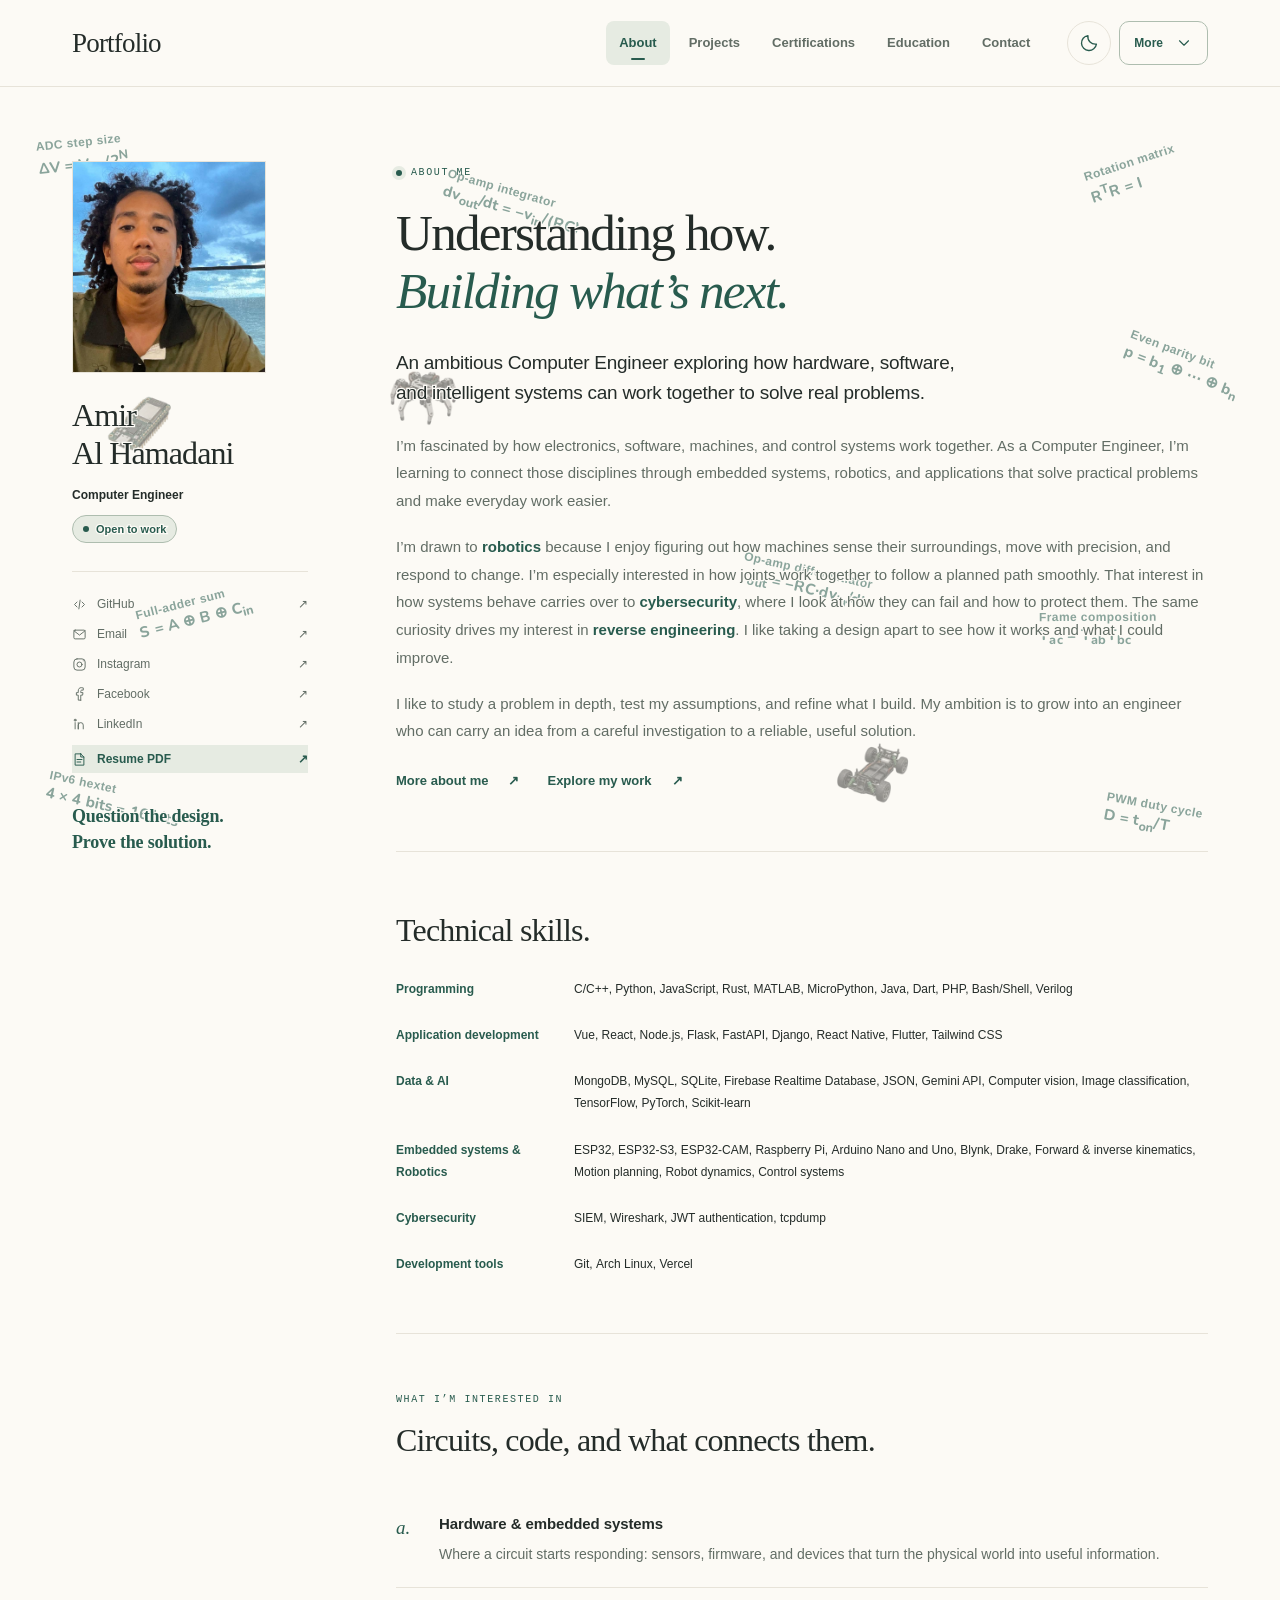
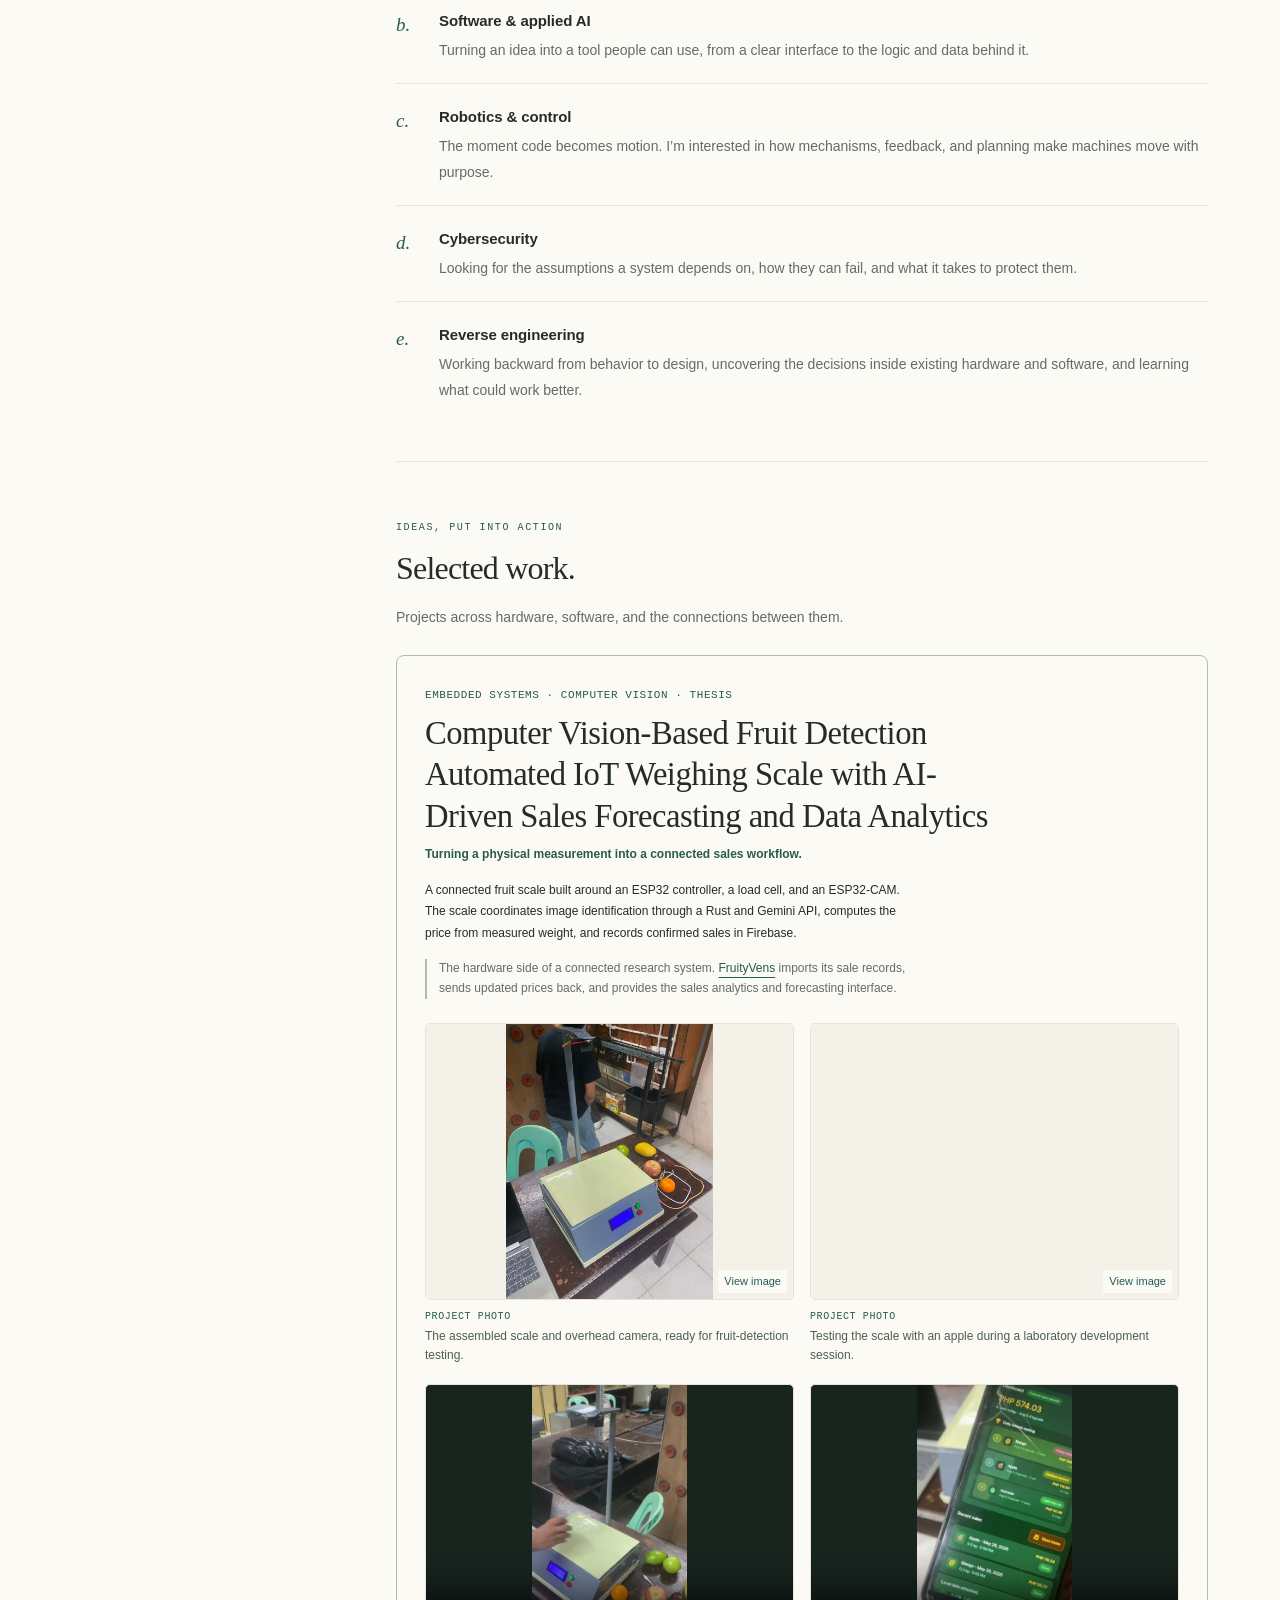
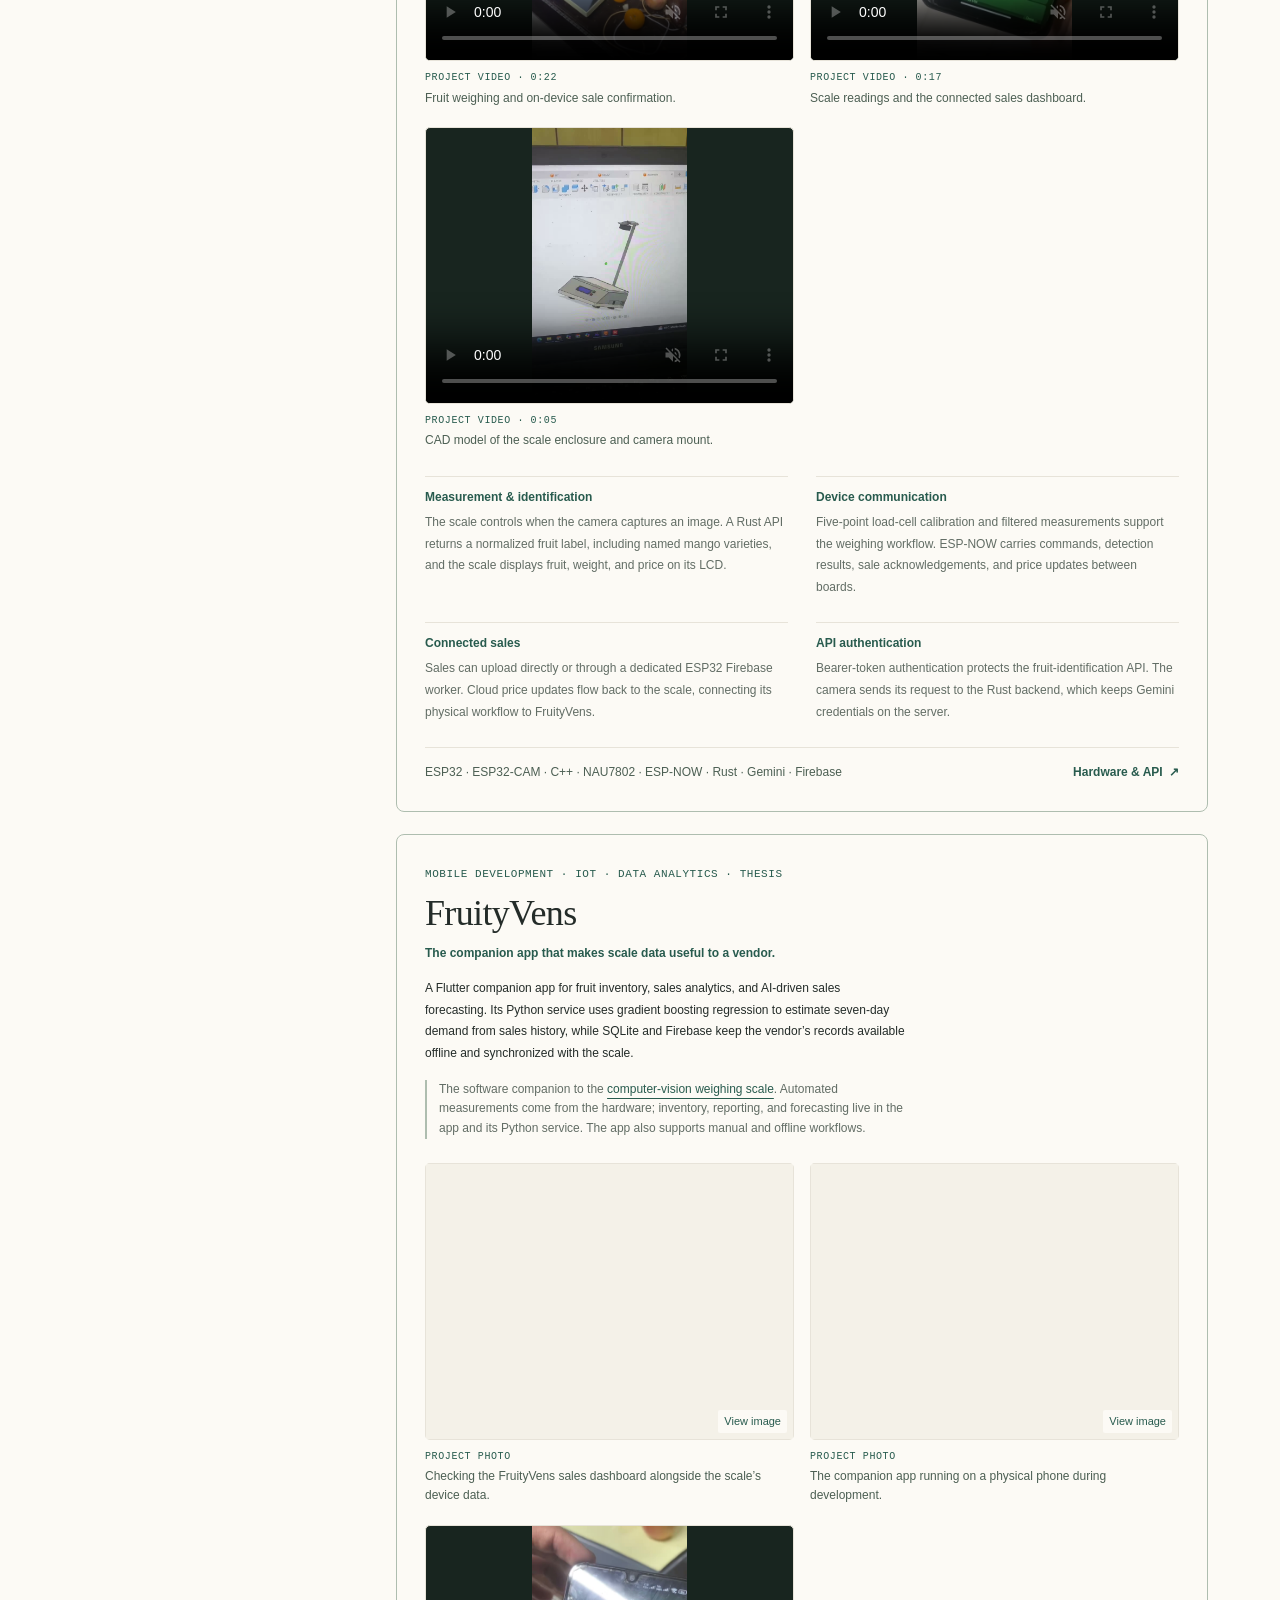
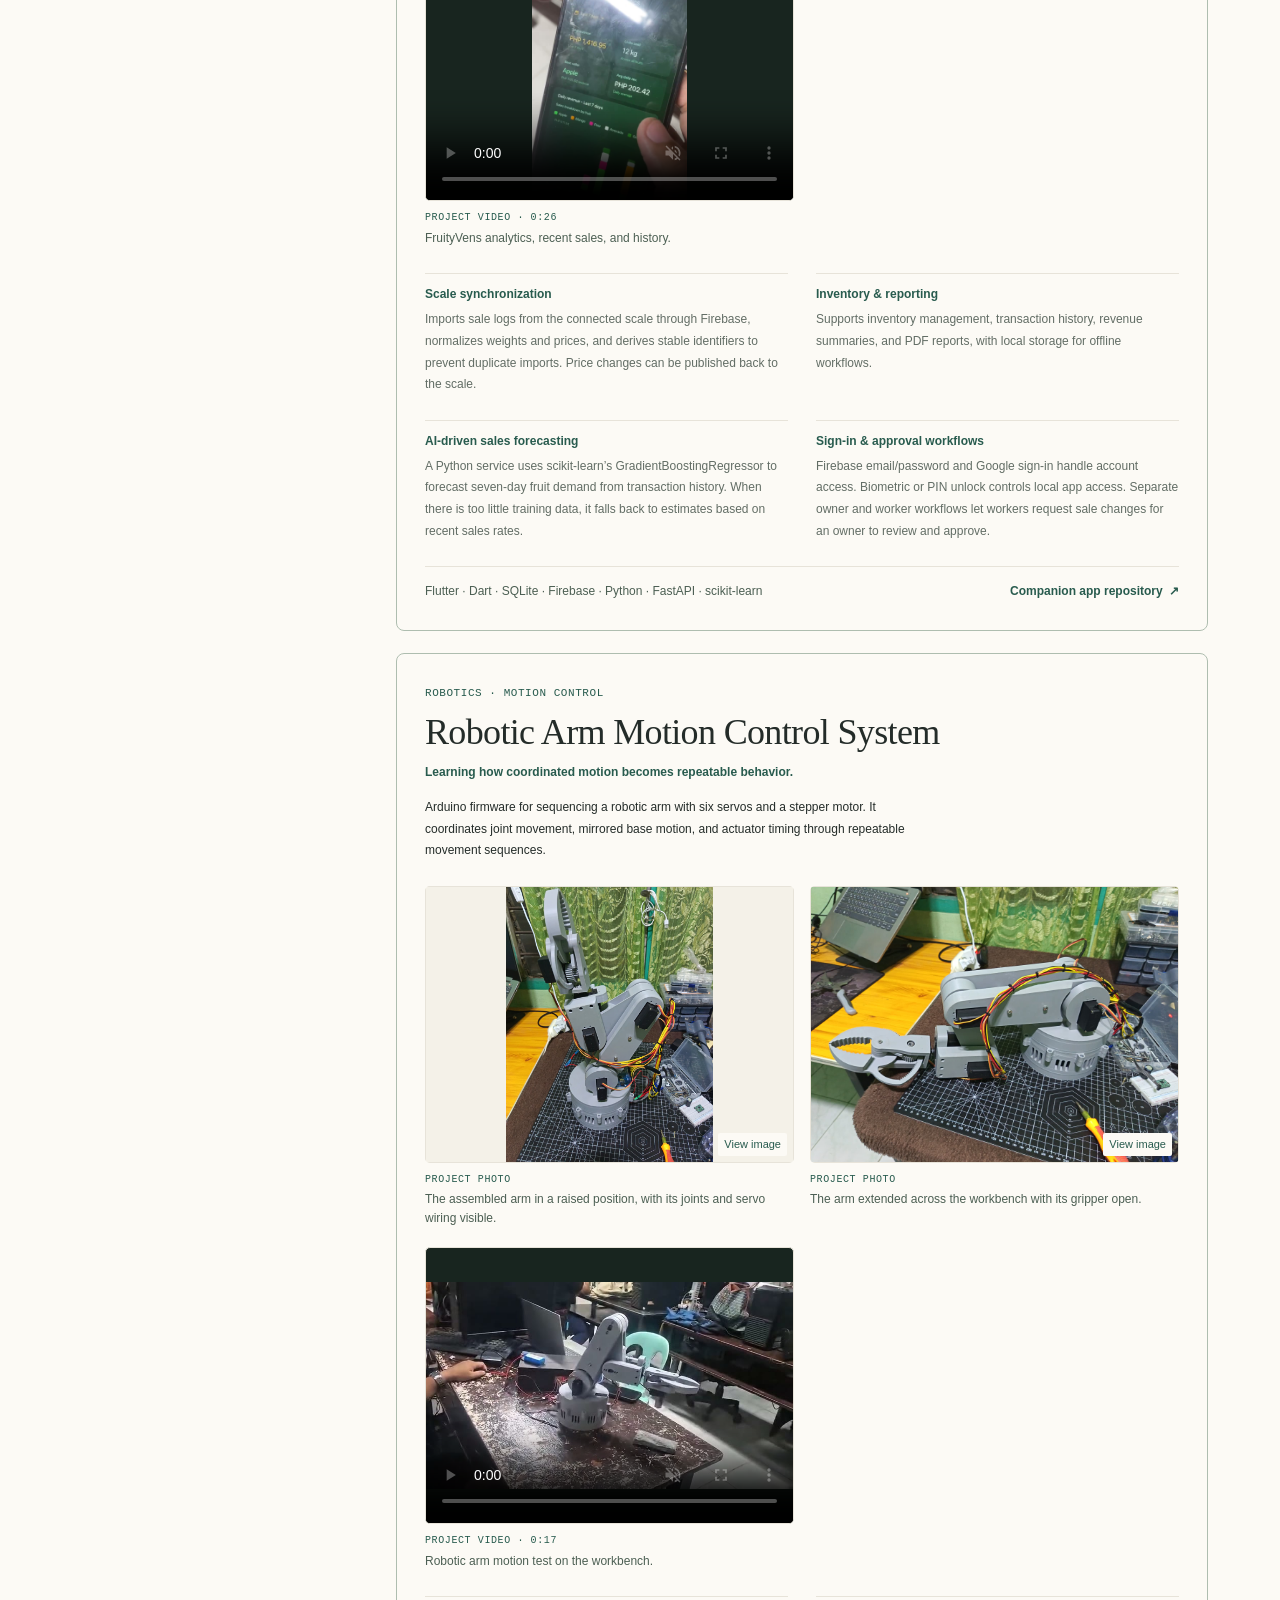
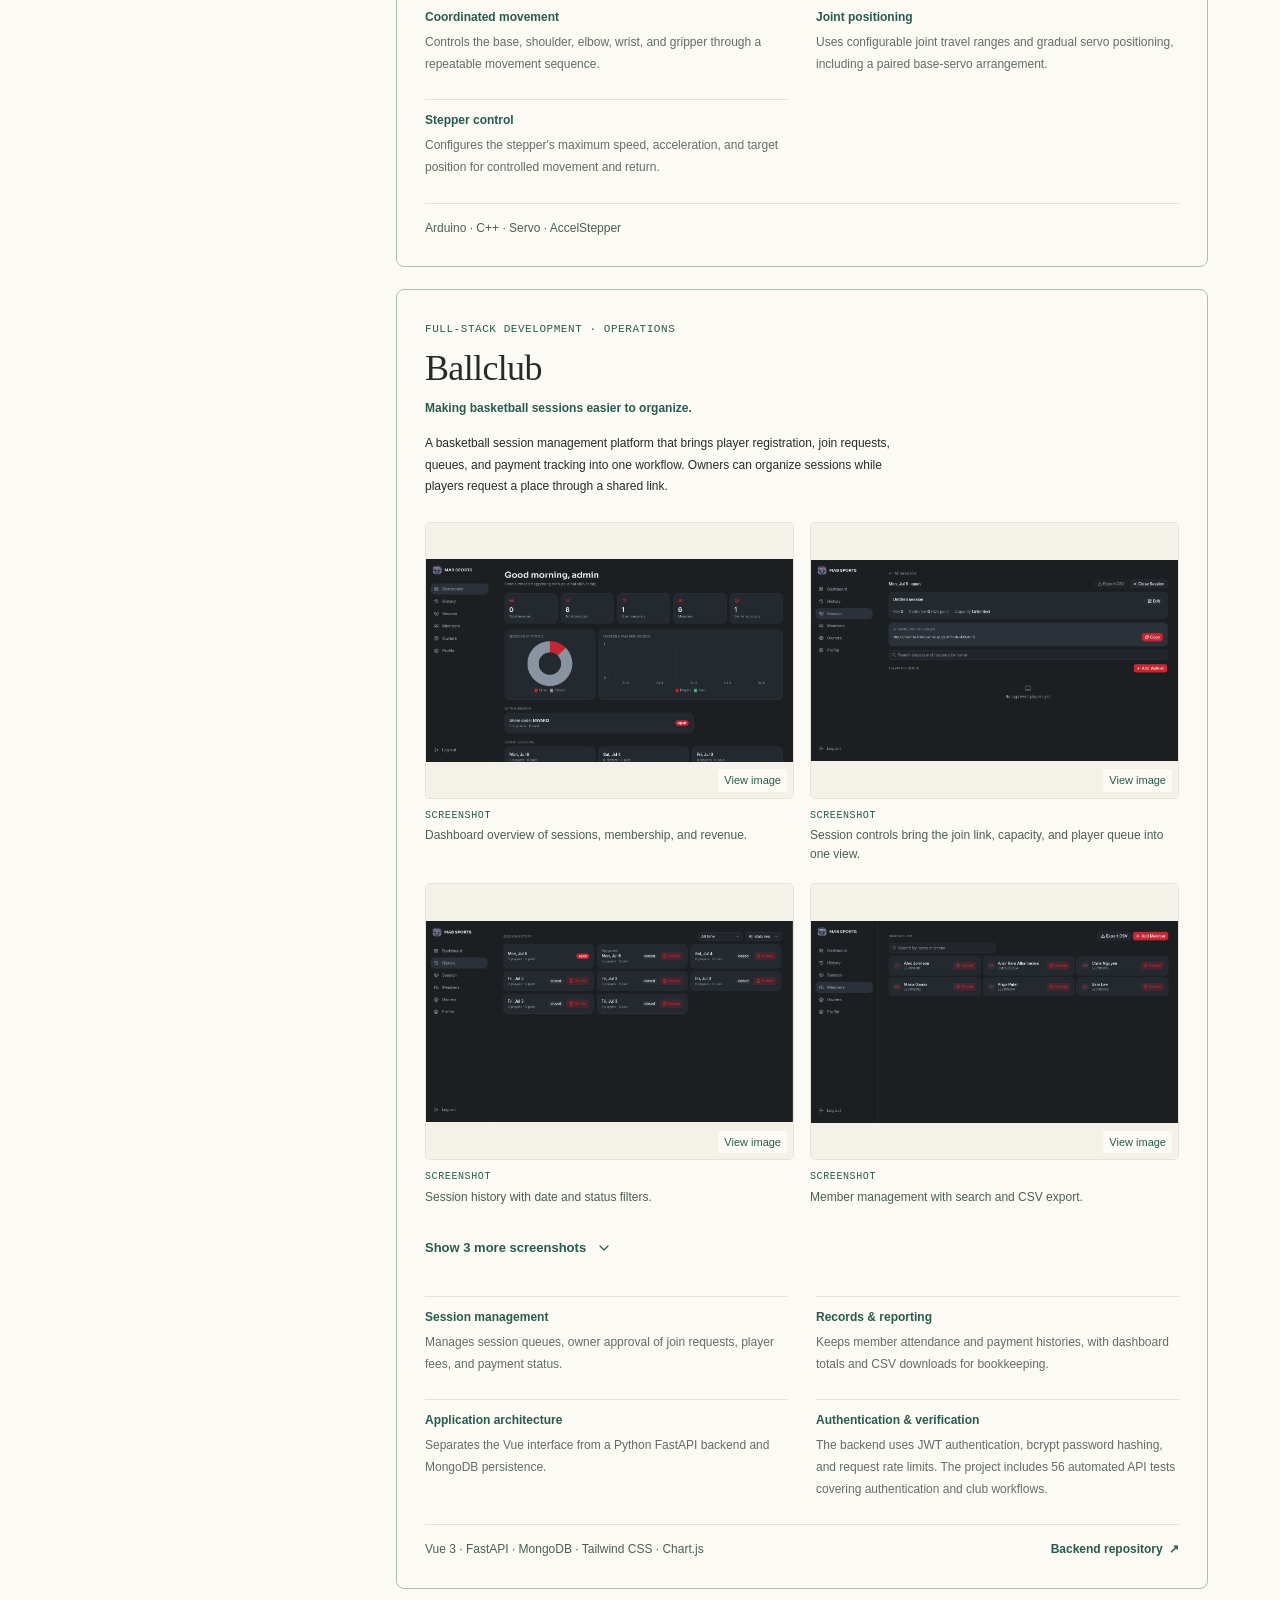
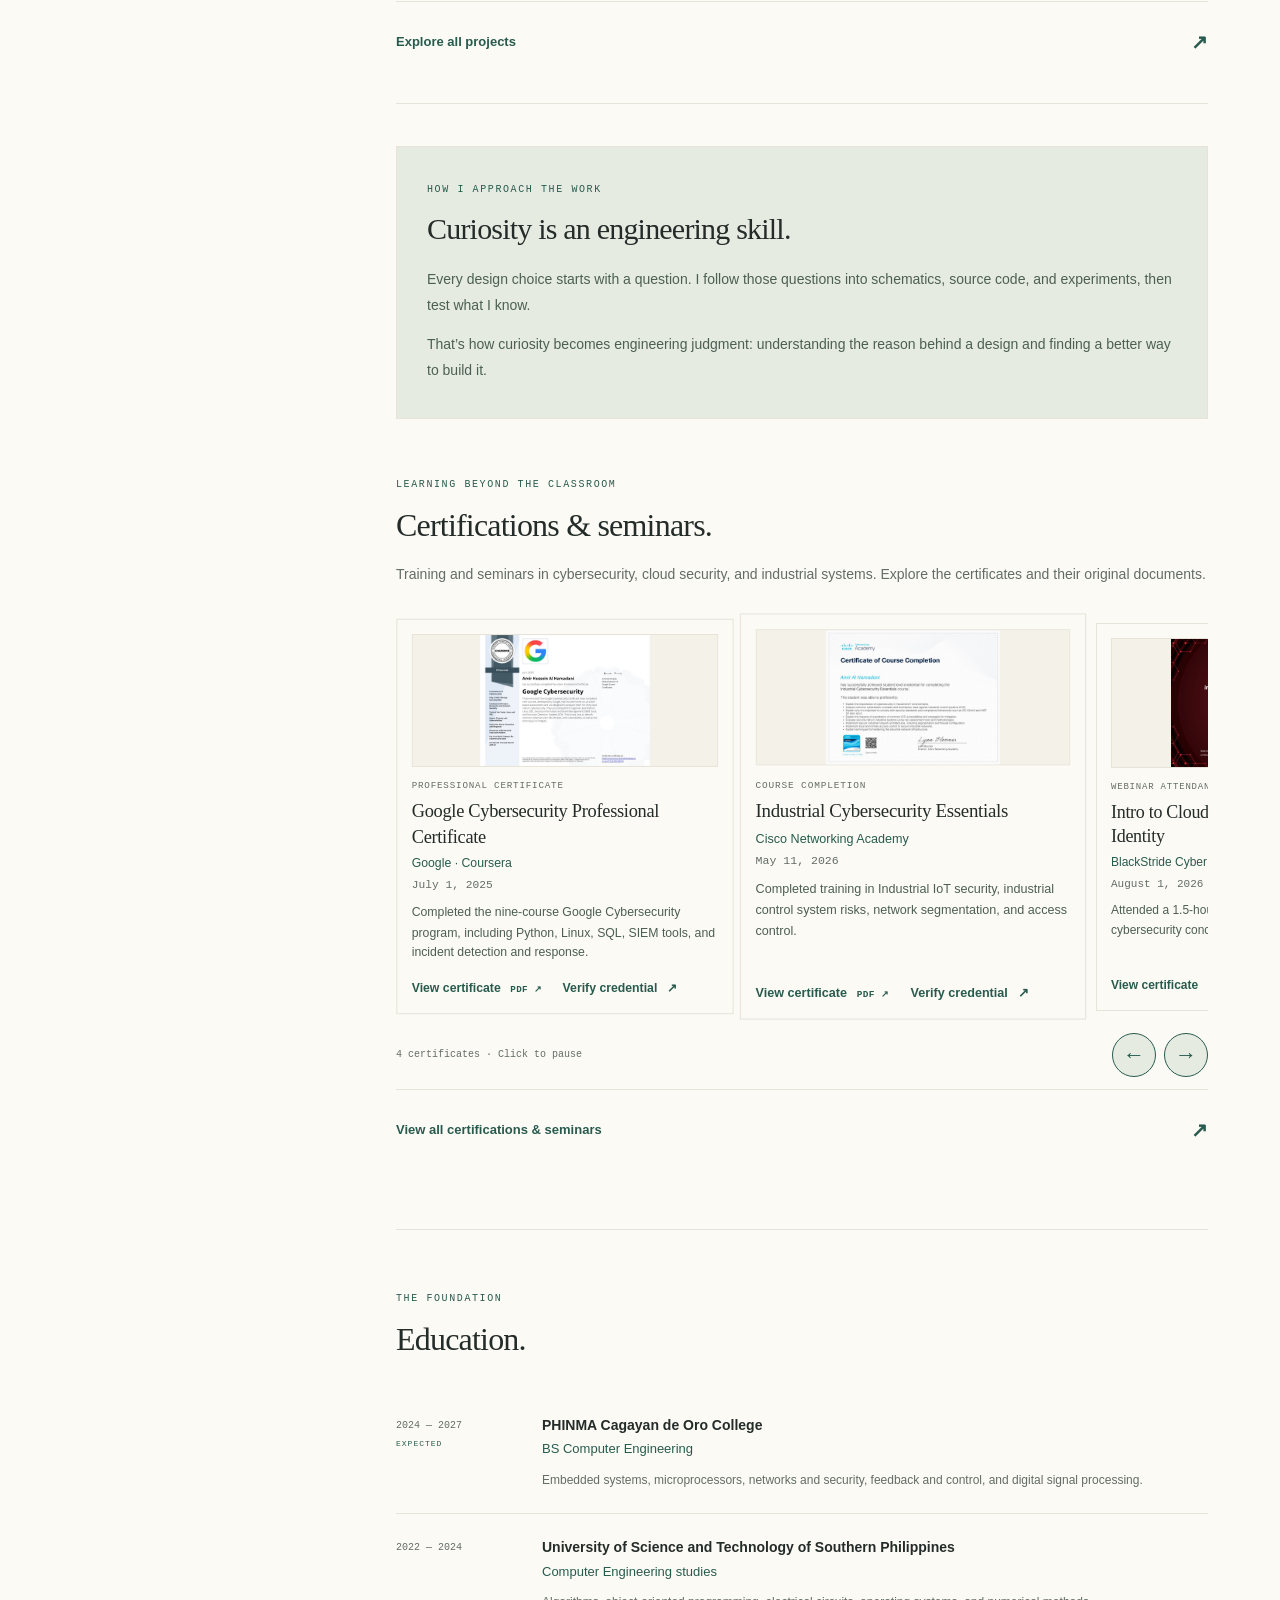
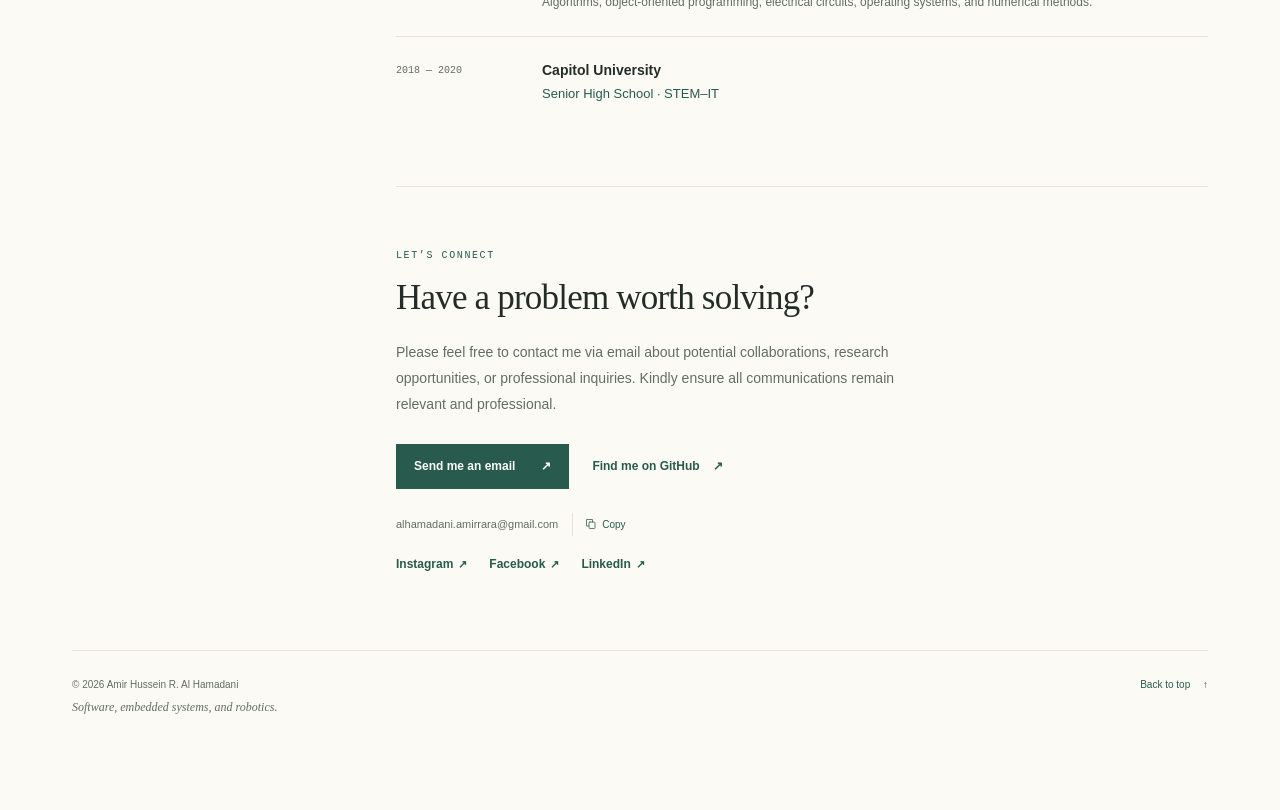
<file: index.html>
<!doctype html>
<html lang="en">
  <head>
    <meta charset="utf-8">
    <meta name="viewport" content="width=device-width, initial-scale=1">
    <meta name="color-scheme" content="light">
    <meta name="theme-color" content="#fcfaf5">
    <title>Amir Al Hamadani - Computer Engineering</title>
    <meta name="description" content="Amir Al Hamadani is an aspiring Computer Engineer exploring electronics, software, robotics, and the systems that connect them.">
    <meta property="og:type" content="website">
    <meta property="og:title" content="Amir Al Hamadani - Computer Engineering">
    <meta property="og:description" content="Connecting hardware and software. Understanding the details. Building things that help.">
    <meta property="og:url" content="https://alhamadaniamir.github.io/">
    <link rel="canonical" href="https://alhamadaniamir.github.io/">
    <!-- Read the saved theme before the first paint, including the loading screen. -->
    <script>
      (() => {
        function handleTransitionPromises(event) {
          const transition = event.viewTransition;
          if (!transition) return;
          transition.ready.catch(() => {});
          transition.updateCallbackDone.catch(() => {});
          transition.finished.catch(() => {});
        }
        window.addEventListener('pageswap', handleTransitionPromises);
        // Register before the first paint so a slow deferred script cannot miss arrival.
        window.addEventListener('pagereveal', (event) => {
          handleTransitionPromises(event);
          window.portfolioPageTransition = null;
          const transition = event.viewTransition;
          if (!transition) return;
          if (document.readyState === 'loading' || document.querySelector('#site-styles')?.media !== 'all' ||
              window.matchMedia('(prefers-reduced-motion: reduce)').matches ||
              document.documentElement.matches('.page-preparing, .page-loading, .welcome-active, .welcome-pending')) {
            transition.skipTransition();
            return;
          }
          window.portfolioPageTransition = transition;
        });
        let theme = 'light';
        try { if (localStorage.getItem('portfolio-theme') === 'dark') theme = 'dark'; } catch {}
        document.documentElement.dataset.theme = theme;
        document.querySelector('meta[name="color-scheme"]').content = theme;
        document.querySelector('meta[name="theme-color"]').content = theme === 'dark' ? '#151d19' : '#fcfaf5';
      })();
    </script>
    <!-- Critical loading styles stay inline so a slow stylesheet cannot hide the indicator. -->
    <style>
      @media (prefers-reduced-motion: no-preference) { @view-transition { navigation: auto; types: page; } }
      :root { color-scheme: light; --paper: #fcfaf5; --ink: #242c29; --muted: #626d65; --accent: #285b4e; --rule: #e7e3d9; --soft-green: #e6ebe2; }
      :root[data-theme="dark"] { color-scheme: dark; --paper: #151d19; --ink: #e6ece5; --muted: #afbdb1; --accent: #9ecdb2; --rule: #34463a; --soft-green: #23382c; }
      html.page-preparing { background: var(--paper); }
      html.page-preparing body { visibility: hidden; max-width: 100vw; overflow: hidden; }
      html.page-loading, html.welcome-active { overflow: hidden; }
      .page-loader { position: fixed; inset: 0; z-index: 100; visibility: visible; display: grid; place-items: center; padding: 32px; background: var(--paper); color: var(--ink); opacity: 1; transition: opacity .16s ease-out; }
      .page-loader--leaving { opacity: 0; pointer-events: none; }
      .page-loader:focus { outline: none; }
      .page-loader-content { width: min(224px, 100%); }
      .page-loader-brand { margin-bottom: 24px; font: 400 28px/1.2 Georgia, serif; letter-spacing: -.7px; text-align: center; }
      .page-loader-track { height: 1px; overflow: hidden; background: var(--rule); }
      .page-loader-track::after { content: ""; display: block; width: 36%; height: 100%; background: var(--accent); animation: loading-sweep 1.6s ease-in-out infinite; }
      .page-loader-meta { display: flex; align-items: center; justify-content: space-between; gap: 16px; margin-top: 8px; }
      .page-loader-label { margin: 0; color: var(--muted); font: 11px/1.6 "Segoe UI", Arial, sans-serif; letter-spacing: .2px; }
      .page-loader button { display: inline-flex; align-items: center; gap: 8px; min-height: 44px; padding: 8px 0 8px 8px; border: 0; background: transparent; color: var(--accent); font: 11px/1.6 "Segoe UI", Arial, sans-serif; cursor: pointer; }
      .page-loader button:hover { text-decoration: underline; text-underline-offset: 4px; }
      .page-loader button:focus-visible { outline: 2px solid var(--accent); outline-offset: 4px; }
      /* An editorial opening in the portfolio's green and serif typography. */
      .portfolio-welcome { --welcome-paper: #fcfaf5; --welcome-muted: #cfddd3; padding: 32px 24px; text-align: center; overflow: hidden; background: #151d19; color: var(--welcome-paper); transition: opacity 1s ease; }
      .portfolio-welcome .welcome-content { width: min(440px, 100%); transition: opacity .75s ease; }
      .welcome-heading { margin: 0; font: italic 400 clamp(44px, 7vw, 72px)/1.15 Georgia, serif; letter-spacing: -1.6px; }
      .welcome-title { display: block; color: #9ecdb2; animation: welcome-title-in .95s cubic-bezier(.22, 1, .36, 1) both; }
      .welcome-rule { display: block; height: 1px; margin: 26px auto 0; background: #a8c6b7; transform-origin: center; animation: welcome-rule-expand 1.1s .55s cubic-bezier(.22, 1, .36, 1) both; }
      .welcome-quote { margin: 22px 0 0; color: var(--welcome-muted); font: 13px/1.7 "Segoe UI", Arial, sans-serif; letter-spacing: .35px; animation: welcome-settle .75s .35s cubic-bezier(.22, 1, .36, 1) both; }
      .welcome-loading { margin: 20px 0 0; color: var(--welcome-muted); font: 11px/1.6 "Segoe UI", Arial, sans-serif; }
      .portfolio-welcome .welcome-skip { position: absolute; bottom: max(26px, env(safe-area-inset-bottom)); left: 50%; transform: translateX(-50%); padding: 10px 14px; color: var(--welcome-muted); transition: opacity .25s ease; }
      .portfolio-welcome .welcome-skip:focus-visible { outline-color: var(--welcome-paper); }
      .portfolio-welcome.page-loader--leaving { opacity: 0; }
      .portfolio-welcome.welcome-aperture-active { opacity: 1; transition: none; }
      .welcome-aperture-letter { position: relative; isolation: isolate; white-space: nowrap; }
      .welcome-baseline { position: relative; display: inline-block; width: 0; height: 0; }
      .welcome-baseline::before { content: ""; position: absolute; z-index: -1; left: var(--counter-x); top: var(--counter-y); width: var(--counter-width); height: var(--counter-height); transform: translate(-50%, -50%); background: var(--welcome-paper); -webkit-mask-image: var(--counter-mask); mask-image: var(--counter-mask); -webkit-mask-size: 100% 100%; mask-size: 100% 100%; }
      .portfolio-welcome.welcome-aperture-active.page-loader--leaving .welcome-content { opacity: 1; }
      .welcome-aperture-active .welcome-title { animation: none; }
      .welcome-aperture-active .welcome-rule, .welcome-aperture-active .welcome-quote, .welcome-aperture-active .welcome-loading { visibility: hidden; }
      .portfolio-welcome.page-loader--leaving .welcome-content { opacity: 0; }
      .portfolio-welcome.page-loader--leaving .welcome-skip { opacity: 0; }
      @keyframes welcome-title-in { from { opacity: 0; transform: translateY(12px) scale(.97); } to { opacity: 1; transform: translateY(0) scale(1); } }
      @keyframes welcome-rule-expand { from { opacity: 0; transform: scaleX(.16); } to { opacity: 1; transform: scaleX(1); } }
      @keyframes welcome-settle { from { opacity: 0; transform: translateY(6px); } to { opacity: 1; transform: translateY(0); } }
      @keyframes loading-sweep { 0% { transform: translateX(-110%); } 100% { transform: translateX(390%); } }
      @media (prefers-reduced-motion: reduce) { .page-loader { transition: none; } .page-loader-track::after { animation: none; width: 36%; } .welcome-title, .welcome-rule, .welcome-quote { animation: none; } .portfolio-welcome, .portfolio-welcome .welcome-content { transition: none; } }
      @media print { html.page-preparing body { visibility: visible; } .page-loader { display: none !important; } }
    </style>
    <script>
      (() => {
        const root = document.documentElement;
        const reducedMotion = window.matchMedia('(prefers-reduced-motion: reduce)');
        const welcomeKey = 'portfolio-welcome-seen';
        let welcome = false;
        try {
          const navigation = performance.getEntriesByType('navigation')[0];
          const fromPortfolio = document.referrer && new URL(document.referrer).origin === location.origin;
          welcome = !reducedMotion.matches && !document.hidden && !location.hash && !fromPortfolio &&
            (!navigation || navigation.type === 'navigate') && sessionStorage.getItem(welcomeKey) !== '1';
        } catch { /* With storage unavailable, keep navigation immediate. */ }
        root.classList.add('page-preparing');
        if (welcome) root.classList.add('welcome-active');
        let finished = false;
        let stylesReady = false;
        let contentReady = false;
        let loader;
        let previousFocus;
        let observer;
        let showTimer;
        let welcomeTimer;
        let statusTimer;
        let welcomeStarted = 0;
        let apertureFrame = 0;
        let letterCounter;
        const entranceAnimations = new Set();
        const inertElements = new Map();

        function finishWhenReady() {
          if (finished || !stylesReady || !contentReady) return;
          if (!welcome) { restorePage(); return; }
          if (!loader) showLoader();
          window.clearTimeout(welcomeTimer);
          // The brief greeting runs while the document prepares; media never delays it.
          welcomeTimer = window.setTimeout(() => restorePage(true), Math.max(0, 1800 - (performance.now() - welcomeStarted)));
        }

        function revealIntroduction() {
          if (reducedMotion.matches || document.body.classList.contains('hero-morph-ready') || typeof Element.prototype.animate !== 'function') return;
          const elements = document.querySelectorAll('.home-hero .hero-copy, .home-hero .hero-portrait-wrap, .home-hero .hero-scroll-cue, .profile, .about-section > .section-eyebrow, .about-section > h1, .about-section > .intro-lead, .about-section > .prose, .about-section > .intro-actions');
          [...elements].filter(element => element.getBoundingClientRect().top < window.innerHeight).forEach((element, index) => {
            const animation = element.animate(
              [{ opacity: 0, transform: 'translateY(6px)' }, { opacity: 1, transform: 'translateY(0)' }],
              { duration: 900, delay: 60 + index * 60, easing: 'cubic-bezier(.22, 1, .36, 1)', fill: 'backwards' },
            );
            animation.id = 'welcome-enter';
            entranceAnimations.add(animation);
            const cleanup = () => entranceAnimations.delete(animation);
            animation.finished.then(cleanup, cleanup);
          });
        }

        function prepareLetterCenter() {
          const letter = loader.querySelector('.welcome-aperture-letter');
          const canvas = document.createElement('canvas');
          const context = canvas.getContext('2d', { willReadFrequently: true });
          if (!letter || !context || !window.CSS?.supports('mask-image', 'radial-gradient(circle, transparent 1px, black 2px)')) return;
          const font = getComputedStyle(letter);
          // Trace the enclosed counter of the actual font, rather than guessing an oval.
          // Normalized coordinates keep the same shape at every responsive text size.
          const size = 256;
          const canvasFont = `${font.fontStyle} ${font.fontWeight} ${size}px ${font.fontFamily}`;
          context.font = canvasFont;
          const metrics = context.measureText('o');
          const baselineX = Math.ceil(metrics.actualBoundingBoxLeft) + 4;
          const baselineY = Math.ceil(metrics.actualBoundingBoxAscent) + 4;
          canvas.width = Math.ceil(metrics.actualBoundingBoxLeft + metrics.actualBoundingBoxRight) + 8;
          canvas.height = Math.ceil(metrics.actualBoundingBoxAscent + metrics.actualBoundingBoxDescent) + 8;
          context.font = canvasFont;
          context.fillText('o', baselineX, baselineY);
          const { width, height } = canvas;
          const pixels = context.getImageData(0, 0, width, height).data;
          const seedX = Math.round(baselineX + (metrics.actualBoundingBoxRight - metrics.actualBoundingBoxLeft) / 2);
          const seedY = Math.round(baselineY + (metrics.actualBoundingBoxDescent - metrics.actualBoundingBoxAscent) / 2);
          const seed = seedY * width + seedX;
          if (pixels[seed * 4 + 3] >= 224) return;
          const visited = new Uint8Array(width * height);
          const leftEdges = new Int32Array(height).fill(width);
          const rightEdges = new Int32Array(height).fill(-1);
          const queue = [seed];
          visited[seed] = 1;
          let top = height, bottom = 0, left = width, right = 0;
          for (let cursor = 0; cursor < queue.length; cursor++) {
            const pixel = queue[cursor], x = pixel % width, y = Math.floor(pixel / width);
            // An unclosed glyph should use the existing fade fallback, not an exterior fill.
            if (!x || !y || x === width - 1 || y === height - 1) return;
            leftEdges[y] = Math.min(leftEdges[y], x);
            rightEdges[y] = Math.max(rightEdges[y], x);
            left = Math.min(left, x); right = Math.max(right, x + 1);
            top = Math.min(top, y); bottom = Math.max(bottom, y + 1);
            for (const neighbor of [pixel - 1, pixel + 1, pixel - width, pixel + width]) {
              if (!visited[neighbor] && pixels[neighbor * 4 + 3] < 224) {
                visited[neighbor] = 1;
                queue.push(neighbor);
              }
            }
          }
          const centerX = (left + right) / 2, centerY = (top + bottom) / 2;
          const rows = [];
          for (let y = top; y < bottom; y += 3) rows.push(y);
          if (rows[rows.length - 1] !== bottom - 1) rows.push(bottom - 1);
          const point = (x, y) => ({ x: (x - centerX) / size, y: (y - centerY) / size });
          const points = [
            ...rows.map(y => point(leftEdges[y] - .5, y + .5)),
            ...rows.slice().reverse().map(y => point(rightEdges[y] + 1.5, y + .5)),
          ];
          const midpoint = (a, b) => `${((a.x + b.x) / 2).toFixed(5)} ${((a.y + b.y) / 2).toFixed(5)}`;
          let path = `M ${midpoint(points[points.length - 1], points[0])}`;
          points.forEach((p, index) => {
            path += ` Q ${p.x.toFixed(5)} ${p.y.toFixed(5)} ${midpoint(p, points[(index + 1) % points.length])}`;
          });
          path += ' Z';
          const properties = {
            x: (centerX - baselineX) / size,
            y: (centerY - baselineY) / size,
            width: (right - left + 2) / size,
            height: (bottom - top + 2) / size,
          };
          const svg = `<svg xmlns="http://www.w3.org/2000/svg" viewBox="${-properties.width / 2} ${-properties.height / 2} ${properties.width} ${properties.height}"><path d="${path}" fill="white"/></svg>`;
          Object.entries(properties).forEach(([key, value]) => letter.style.setProperty(`--counter-${key}`, `${value}em`));
          letter.style.setProperty('--counter-mask', `url("data:image/svg+xml,${encodeURIComponent(svg)}")`);
          letterCounter = { ...properties, path, radius: Math.min(...points.map(p => Math.hypot(p.x, p.y))) * .9 };
        }

        function revealThroughLetter() {
          const letter = loader.querySelector('.welcome-aperture-letter');
          if (!letter || !letterCounter || !window.CSS?.supports('mask-image', 'radial-gradient(circle, transparent 1px, black 2px)')) return;
          const title = loader.querySelector('.welcome-title');
          loader.classList.add('welcome-aperture-active');
          function measureOrigin() {
            title.style.transform = 'none';
            const bounds = loader.getBoundingClientRect();
            const titleBounds = title.getBoundingClientRect();
            const baseline = letter.querySelector('.welcome-baseline').getBoundingClientRect();
            const size = parseFloat(getComputedStyle(letter).fontSize);
            const x = baseline.left + letterCounter.x * size;
            const y = baseline.top + letterCounter.y * size;
            title.style.transformOrigin = `${x - titleBounds.left}px ${y - titleBounds.top}px`;
            return { width: bounds.width, height: bounds.height, size, x: x - bounds.left, y: y - bounds.top };
          }
          let layout = measureOrigin();
          const started = performance.now();
          function draw(time) {
            const progress = Math.min(1, Math.max(0, (time - started) / 1200));
            const eased = progress * progress * (3 - 2 * progress);
            const width = loader.clientWidth, height = loader.clientHeight;
            if (width !== layout.width || height !== layout.height) layout = measureOrigin();
            const pan = Math.min(1, progress / .65);
            const centered = pan * pan * (3 - 2 * pan);
            const x = layout.x + (width / 2 - layout.x) * centered;
            const y = layout.y + (height / 2 - layout.y) * centered;
            const finalScale = Math.hypot(width, height) / (2 * letterCounter.radius * layout.size) + 2;
            // Exponential growth feels like moving through the letter, rather than wiping the screen.
            const scale = Math.exp(Math.log(finalScale) * eased);
            // Blend the white center into the homepage as the zoom starts.
            const opening = Math.min(1, progress / .22);
            const cover = 1 - opening * opening * (3 - 2 * opening);
            // Use the exact same contour as the white center, including its italic lean.
            const svg = `<svg xmlns="http://www.w3.org/2000/svg" width="${width}" height="${height}" viewBox="0 0 ${width} ${height}"><defs><mask id="opening" maskUnits="userSpaceOnUse" x="0" y="0" width="${width}" height="${height}"><rect width="100%" height="100%" fill="white"/><path d="${letterCounter.path}" transform="translate(${x} ${y}) scale(${layout.size * scale})" fill="black" opacity="${1 - cover}"/></mask></defs><rect width="100%" height="100%" fill="white" mask="url(#opening)"/></svg>`;
            const mask = `url("data:image/svg+xml,${encodeURIComponent(svg)}")`;
            title.style.transform = `translate(${x - layout.x}px, ${y - layout.y}px) scale(${scale})`;
            loader.style.maskImage = mask;
            loader.style.webkitMaskImage = mask;
            apertureFrame = progress < 1 ? requestAnimationFrame(draw) : 0;
          }
          draw(started);
        }

        function restorePage(revealWelcome = false) {
          if (finished) return;
          finished = true;
          window.clearTimeout(showTimer);
          window.clearTimeout(fallbackTimer);
          window.clearTimeout(welcomeTimer);
          window.clearTimeout(statusTimer);
          observer?.disconnect();
          root.classList.remove('page-loading', 'page-preparing', 'welcome-active');
          inertElements.forEach((wasInert, element) => { element.inert = wasInert; });
          if (loader?.contains(document.activeElement)) {
            previousFocus?.focus({ preventScroll: true });
            if (loader.contains(document.activeElement)) document.activeElement.blur();
          }
          if (loader) {
            loader.inert = true;
            loader.removeAttribute('aria-modal');
            loader.setAttribute('aria-hidden', 'true');
            if (reducedMotion.matches || (welcome && !revealWelcome)) loader.remove();
            else {
              if (welcome) { revealIntroduction(); revealThroughLetter(); }
              loader.classList.add('page-loader--leaving');
              window.setTimeout(() => { cancelAnimationFrame(apertureFrame); loader.remove(); }, welcome ? 1230 : 180);
            }
          }
        }

        function dismiss() {
          restorePage();
          const content = document.querySelector('.home-hero:not([hidden])') || document.querySelector('main');
          if (content) { content.tabIndex = -1; content.focus({ preventScroll: true }); }
        }

        function stopMotion() {
          cancelAnimationFrame(apertureFrame);
          restorePage();
          loader?.remove();
          entranceAnimations.forEach(animation => animation.cancel());
          entranceAnimations.clear();
        }

        function makeInert(element) {
          if (element === loader || inertElements.has(element)) return;
          inertElements.set(element, element.inert);
          element.inert = true;
        }

        function showLoader() {
          if (finished || loader) return;
          if (!document.body) {
            showTimer = window.setTimeout(showLoader, 50);
            return;
          }
          previousFocus = document.activeElement;
          // Show the inline loader even if the stylesheet is still downloading.
          const styles = document.querySelector('#site-styles');
          if (!stylesReady && styles) styles.media = 'print';
          loader = document.createElement('div');
          loader.id = 'page-loader';
          loader.className = welcome ? 'page-loader portfolio-welcome' : 'page-loader';
          loader.setAttribute('role', 'dialog');
          loader.setAttribute('aria-modal', 'true');
          loader.setAttribute('aria-label', welcome ? 'Welcome to my portfolio' : 'Loading portfolio');
          loader.tabIndex = -1;
          loader.innerHTML = welcome
            ? '<div class="welcome-content"><p class="welcome-heading"><span class="welcome-title">Portfoli<span class="welcome-aperture-letter"><span class="welcome-baseline" aria-hidden="true"></span>o</span></span></p><span class="welcome-rule" aria-hidden="true"></span><p class="welcome-quote">Think deeper. Build with purpose.</p><p class="welcome-loading" role="status" hidden>Preparing portfolio…</p></div><button class="welcome-skip" type="button">Skip intro <span aria-hidden="true">→</span></button>'
            : '<div class="page-loader-content"><div class="page-loader-brand" aria-hidden="true">Portfolio</div><div class="page-loader-track" aria-hidden="true"></div><div class="page-loader-meta"><p class="page-loader-label" role="status">Loading…</p><button type="button" aria-label="Continue to portfolio">Continue <span aria-hidden="true">→</span></button></div></div>';
          if (welcome) {
            welcomeStarted = performance.now();
            try { sessionStorage.setItem(welcomeKey, '1'); } catch { /* The greeting can still finish. */ }
            statusTimer = window.setTimeout(() => {
              if (!finished && (!stylesReady || !contentReady)) loader.querySelector('.welcome-loading').hidden = false;
            }, 1800);
          }
          [...document.body.children].forEach(makeInert);
          observer = new MutationObserver((records) => {
            records.forEach((record) => record.addedNodes.forEach((node) => {
              if (node.nodeType === Node.ELEMENT_NODE) makeInert(node);
            }));
          });
          observer.observe(document.body, { childList: true });
          document.body.append(loader);
          if (welcome) prepareLetterCenter();
          root.classList.add('page-loading');
          if (stylesReady) root.classList.remove('page-preparing');
          const continueButton = loader.querySelector('button');
          continueButton.addEventListener('click', dismiss);
          loader.addEventListener('keydown', (event) => {
            if (finished) return;
            if (event.key === 'Escape') { event.preventDefault(); dismiss(); }
            if (event.key === 'Tab') { event.preventDefault(); continueButton.focus(); }
          });
          loader.focus({ preventScroll: true });
        }

        document.addEventListener('load', (event) => {
          if (event.target.id === 'site-styles') {
            event.target.media = 'all';
            if (!welcome || loader) root.classList.remove('page-preparing');
            stylesReady = true;
            finishWhenReady();
          }
        }, true);
        document.addEventListener('error', (event) => {
          if (event.target.id === 'site-styles') restorePage();
        }, true);
        // Photos and videos can finish in the background once the page can be read.
        document.addEventListener('DOMContentLoaded', () => {
          contentReady = true;
          finishWhenReady();
        }, { once: true });
        window.addEventListener('pagehide', stopMotion);
        window.addEventListener('beforeprint', stopMotion);
        reducedMotion.addEventListener('change', event => { if (event.matches) stopMotion(); });
        document.addEventListener('visibilitychange', () => { if (document.hidden) stopMotion(); });
        document.addEventListener('focusin', event => {
          entranceAnimations.forEach(animation => { if (animation.effect.target.contains(event.target)) animation.cancel(); });
        });
        window.addEventListener('pageshow', (event) => {
          if (event.persisted) stopMotion();
        });
        const fallbackTimer = window.setTimeout(() => restorePage(), 8000);
        showTimer = window.setTimeout(showLoader, welcome ? 0 : 600);
      })();
    </script>
    <link rel="preload" href="style.css" as="style" fetchpriority="high">
    <link id="site-styles" rel="stylesheet" href="style.css" media="all">
    <noscript><link rel="stylesheet" href="style.css"></noscript>
    <script src="theme.js" defer></script>
    <script src="profile-opening.js" defer></script>
    <script src="script.js" defer></script>
    <script src="engineering-field.js" defer></script>
    <script src="gallery-preview.js" defer></script>
    <script src="media-viewer.js" defer></script>
  </head>
  <body class="home-page">
    <a class="skip-link" href="#main">Skip to content</a>
    <header class="site-header">
      <div class="header-inner">
        <a class="wordmark" href="#about" aria-label="Portfolio home"><span>Portfolio</span></a>
        <nav class="main-nav" aria-label="Main navigation">
          <a href="#about" class="nav-link" aria-current="location">About</a>
          <a href="#work" class="nav-link">Projects</a>
          <a href="#certifications" class="nav-link">Certifications</a>
          <a href="#background" class="nav-link">Education</a>
          <a href="#contact" class="nav-link">Contact</a>
        </nav>
        <button class="theme-toggle theme-toggle--header" type="button" role="switch" aria-checked="false" aria-label="Dark theme" title="Switch to dark theme" data-theme-toggle hidden>
          <svg class="theme-icon-moon" viewBox="0 0 24 24" aria-hidden="true"><path d="M20.9 13.3A9 9 0 0 1 10.7 3.1a9 9 0 1 0 10.2 10.2Z"/></svg>
          <svg class="theme-icon-sun" viewBox="0 0 24 24" aria-hidden="true"><circle cx="12" cy="12" r="4"/><path d="M12 2v2m0 16v2M2 12h2m16 0h2M4.9 4.9l1.4 1.4m11.4 11.4 1.4 1.4m0-14.2-1.4 1.4M6.3 17.7l-1.4 1.4"/></svg>
        </button>
        <details class="site-menu">
          <summary aria-label="More navigation links"><span>More</span><svg viewBox="0 0 24 24" aria-hidden="true"><path d="m6 9 6 6 6-6" stroke-linecap="round" stroke-linejoin="round"/></svg></summary>
          <nav class="menu-panel" aria-label="More pages">
            <p class="menu-label">EXPLORE THE PORTFOLIO</p>
            <a href="about.html">About me <span aria-hidden="true">↗</span></a>
            <a href="research.html">Research <span aria-hidden="true">↗</span></a>
            <a href="projects.html">All projects <span aria-hidden="true">↗</span></a>
            <a href="certifications.html">Certifications &amp; seminars <span aria-hidden="true">↗</span></a>
            <a href="education.html">Education <span aria-hidden="true">↗</span></a>
            <a href="contact.html">Get in touch <span aria-hidden="true">↗</span></a>
          </nav>
        </details>
      </div>
    </header>

    <section class="home-hero" aria-labelledby="hero-title" hidden>
      <div class="hero-copy">
        <p class="hero-kicker"><span class="status-dot" aria-hidden="true"></span>HI, I’M</p>
        <h1 id="hero-title">Amir <br>Al Hamadani</h1>
        <p class="hero-description">An ambitious Computer Engineer exploring how hardware, software, and intelligent systems can work together to solve real problems.</p>
        <div class="hero-actions">
          <nav class="hero-socials" aria-label="Connect with Amir">
            <a href="https://github.com/alhamadaniamir" aria-label="GitHub" title="GitHub"><svg viewBox="0 0 24 24" aria-hidden="true"><path d="M9 19c-4.3 1.4-4.3-2.5-6-3m12 6v-3.9a3.4 3.4 0 0 0-.9-2.6c3-.3 6.2-1.5 6.2-6.7a5.2 5.2 0 0 0-1.4-3.6 4.8 4.8 0 0 0-.1-3.6S17.6 1.3 15 3.2a13.2 13.2 0 0 0-7 0C5.4 1.3 4.2 1.6 4.2 1.6a4.8 4.8 0 0 0-.1 3.6A5.2 5.2 0 0 0 2.7 8.8c0 5.2 3.2 6.4 6.2 6.7A3.4 3.4 0 0 0 8 18.1V22"/></svg></a>
            <a href="https://www.linkedin.com/in/amir-al-hamadani-116a98423/" target="_blank" rel="noopener noreferrer" aria-label="LinkedIn (opens in a new tab)" title="LinkedIn"><svg viewBox="0 0 24 24" aria-hidden="true"><path d="M5 9v10M5 5v.1M10 19v-6a4 4 0 0 1 8 0v6m-8 0V9"/><circle cx="5" cy="5" r="1.5"/></svg></a>
            <a href="https://www.instagram.com/mmr_rara/" target="_blank" rel="noopener noreferrer" aria-label="Instagram (opens in a new tab)" title="Instagram"><svg viewBox="0 0 24 24" aria-hidden="true"><rect x="3" y="3" width="18" height="18" rx="5"/><circle cx="12" cy="12" r="4"/><circle cx="18" cy="6" r=".8"/></svg></a>
            <a href="mailto:alhamadani.amirrara@gmail.com" aria-label="Email Amir" title="Email"><svg viewBox="0 0 24 24" aria-hidden="true"><rect x="3" y="5" width="18" height="14" rx="2"/><path d="m3 6 9 7 9-7"/></svg></a>
          </nav>
          <a class="hero-resume" href="assets/AlHamadani%27sResume.pdf" target="_blank" rel="noopener noreferrer" aria-label="View Resume PDF (opens in a new tab)">
            <svg viewBox="0 0 24 24" aria-hidden="true"><path d="M14 3h7v7m0-7L10 14M10 3H3v18h18v-7"/></svg>
            <span class="hero-resume-label">View Resume</span><span class="hero-resume-format">PDF</span>
          </a>
        </div>
      </div>
      <div class="hero-portrait-wrap">
        <div class="hero-portrait-ring" aria-hidden="true"></div>
        <img class="hero-portrait" src="assets/profile.jpg" alt="Portrait of Amir Al Hamadani" width="960" height="966" fetchpriority="high">
      </div>
      <a class="hero-scroll-cue" href="#about"><span>Scroll to explore</span><svg viewBox="0 0 20 20" aria-hidden="true"><path d="M10 3v13m-5-5 5 5 5-5"/></svg></a>
    </section>

    <div class="page-layout">
      <aside class="profile" aria-label="Profile and links">
        <a class="profile-mark" href="#about" aria-label="Back to introduction">
          <img class="profile-photo" src="assets/profile.jpg" alt="Amir Al Hamadani" width="960" height="966" fetchpriority="high">
        </a>
        <h2 class="profile-name"><span class="profile-name-text">Amir <br>Al Hamadani</span></h2>
        <p class="profile-role">Computer Engineer</p>
        <p class="profile-availability">Open to work</p>
        <div class="profile-links">
          <a href="https://github.com/alhamadaniamir"><svg viewBox="0 0 24 24" aria-hidden="true"><path d="m8 8-4 4 4 4m8-8 4 4-4 4m-3-11-2 14"/></svg>GitHub<span aria-hidden="true">↗</span></a>
          <a href="mailto:alhamadani.amirrara@gmail.com"><svg viewBox="0 0 24 24" aria-hidden="true"><rect x="3" y="5" width="18" height="14" rx="2"/><path d="m3 6 9 7 9-7"/></svg>Email<span aria-hidden="true">↗</span></a>
          <a href="https://www.instagram.com/mmr_rara/" target="_blank" rel="noopener noreferrer" aria-label="Visit Instagram profile (opens in a new tab)"><svg viewBox="0 0 24 24" aria-hidden="true"><rect x="3" y="3" width="18" height="18" rx="5"/><circle cx="12" cy="12" r="4"/><circle cx="18" cy="6" r=".8" fill="currentColor" stroke="none"/></svg>Instagram<span aria-hidden="true">↗</span></a>
          <a href="https://www.facebook.com/marzoq.al.hamadani/" target="_blank" rel="noopener noreferrer" aria-label="Visit Facebook profile (opens in a new tab)"><svg viewBox="0 0 24 24" aria-hidden="true"><path d="M14 21v-8h3l.5-4H14V7c0-1.2.4-2 2-2h2V1.4C17.3 1.2 16.3 1 15 1c-3.1 0-5 1.9-5 5.4V9H7v4h3v8h4Z"/></svg>Facebook<span aria-hidden="true">↗</span></a>
          <a href="https://www.linkedin.com/in/amir-al-hamadani-116a98423/?isSelfProfile=true" target="_blank" rel="noopener noreferrer" aria-label="Visit LinkedIn profile (opens in a new tab)"><svg viewBox="0 0 24 24" aria-hidden="true"><path d="M5 9v10M5 5v.1M10 19v-6a4 4 0 0 1 8 0v6m-8 0V9"/><circle cx="5" cy="5" r="1.5"/></svg>LinkedIn<span aria-hidden="true">↗</span></a>
          <a class="profile-resume" href="assets/AlHamadani%27sResume.pdf" target="_blank" rel="noopener noreferrer" aria-label="Open Resume PDF in a new tab"><svg viewBox="0 0 24 24" aria-hidden="true"><path d="M14 3H5v18h14V8l-5-5Z"/><path d="M14 3v5h5M8 12h8m-8 4h6"/></svg><span>Resume PDF</span><span aria-hidden="true">↗</span></a>
        </div>
        <p class="profile-note">Question the design.<br>Prove the solution.</p>
      </aside>

      <main id="main">
        <section class="about-section section" id="about" aria-labelledby="about-title">
          <div class="section-eyebrow"><span class="status-dot" aria-hidden="true"></span>ABOUT ME</div>
          <h1 id="about-title"><span class="opening-title-piece">Understanding how.</span><br><em><span class="opening-title-piece">Building what’s next.</span></em></h1>
          <p class="intro-lead"><span class="intro-lead-text">An ambitious Computer Engineer exploring how hardware, software, and intelligent systems can work together to solve real problems.</span></p>
          <div class="prose">
            <p>I’m fascinated by how electronics, software, machines, and control systems work together. As a Computer Engineer, I’m learning to connect those disciplines through embedded systems, robotics, and applications that solve practical problems and make everyday work easier.</p>
            <p>I’m drawn to <strong>robotics</strong> because I enjoy figuring out how machines sense their surroundings, move with precision, and respond to change. I’m especially interested in how joints work together to follow a planned path smoothly. That interest in how systems behave carries over to <strong>cybersecurity</strong>, where I look at how they can fail and how to protect them. The same curiosity drives my interest in <strong>reverse engineering</strong>. I like taking a design apart to see how it works and what I could improve.</p>
            <p>I like to study a problem in depth, test my assumptions, and refine what I build. My ambition is to grow into an engineer who can carry an idea from a careful investigation to a reliable, useful solution.</p>
          </div>
          <div class="intro-actions"><a class="text-link" href="about.html">More about me <span aria-hidden="true">↗</span></a><a class="text-link" href="projects.html">Explore my work <span aria-hidden="true">↗</span></a></div>
        </section>

        <section class="section toolkit-section" aria-labelledby="toolkit-title">
          <div class="section-heading"><h2 id="toolkit-title">Technical skills.</h2></div>
          <div class="toolkit-content">
            <div class="toolkit-group"><h3>Programming</h3><ul class="toolkit-tags"><li>C/C++</li><li>Python</li><li>JavaScript</li><li>Rust</li><li>MATLAB</li><li>MicroPython</li><li>Java</li><li>Dart</li><li>PHP</li><li>Bash/Shell</li><li>Verilog</li></ul></div>
            <div class="toolkit-group"><h3>Application development</h3><ul class="toolkit-tags"><li>Vue</li><li>React</li><li>Node.js</li><li>Flask</li><li>FastAPI</li><li>Django</li><li>React Native</li><li>Flutter</li><li>Tailwind CSS</li></ul></div>
            <div class="toolkit-group"><h3>Data &amp; AI</h3><ul class="toolkit-tags"><li>MongoDB</li><li>MySQL</li><li>SQLite</li><li>Firebase Realtime Database</li><li>JSON</li><li>Gemini API</li><li>Computer vision</li><li>Image classification</li><li>TensorFlow</li><li>PyTorch</li><li>Scikit-learn</li></ul></div>
            <div class="toolkit-group"><h3>Embedded systems &amp; Robotics</h3><ul class="toolkit-tags"><li>ESP32</li><li>ESP32-S3</li><li>ESP32-CAM</li><li>Raspberry Pi</li><li>Arduino Nano and Uno</li><li>Blynk</li><li>Drake</li><li>Forward &amp; inverse kinematics</li><li>Motion planning</li><li>Robot dynamics</li><li>Control systems</li></ul></div>
            <div class="toolkit-group"><h3>Cybersecurity</h3><ul class="toolkit-tags"><li>SIEM</li><li>Wireshark</li><li>JWT authentication</li><li>tcpdump</li></ul></div>
            <div class="toolkit-group"><h3>Development tools</h3><ul class="toolkit-tags"><li>Git</li><li>Arch Linux</li><li>Vercel</li></ul></div>
          </div>
        </section>

        <section class="section interests-section" aria-labelledby="interests-title">
          <div class="section-heading"><div><p class="section-eyebrow">WHAT I’M INTERESTED IN</p><h2 id="interests-title">Circuits, code, and what connects them.</h2></div></div>
          <div class="interest-list">
            <article class="interest"><span class="interest-number" aria-hidden="true">a.</span><div><h3>Hardware &amp; embedded systems</h3><p>Where a circuit starts responding: sensors, firmware, and devices that turn the physical world into useful information.</p></div></article>
            <article class="interest"><span class="interest-number" aria-hidden="true">b.</span><div><h3>Software &amp; applied AI</h3><p>Turning an idea into a tool people can use, from a clear interface to the logic and data behind it.</p></div></article>
            <article class="interest"><span class="interest-number" aria-hidden="true">c.</span><div><h3>Robotics &amp; control</h3><p>The moment code becomes motion. I’m interested in how mechanisms, feedback, and planning make machines move with purpose.</p></div></article>
            <article class="interest"><span class="interest-number" aria-hidden="true">d.</span><div><h3>Cybersecurity</h3><p>Looking for the assumptions a system depends on, how they can fail, and what it takes to protect them.</p></div></article>
            <article class="interest"><span class="interest-number" aria-hidden="true">e.</span><div><h3>Reverse engineering</h3><p>Working backward from behavior to design, uncovering the decisions inside existing hardware and software, and learning what could work better.</p></div></article>
          </div>
        </section>

        <section class="section work-section" id="work" aria-labelledby="work-title">
          <div class="section-heading"><div><p class="section-eyebrow">IDEAS, PUT INTO ACTION</p><h2 id="work-title">Selected work.</h2></div></div>
          <p class="section-intro">Projects across hardware, software, and the connections between them.</p><article class="project" id="vision-scale">
  <div class="project-topline"><span class="project-category">EMBEDDED SYSTEMS · COMPUTER VISION · THESIS </span></div>
  <h3 class="project-title-long">Computer Vision-Based Fruit Detection Automated IoT Weighing Scale with AI-Driven Sales Forecasting and Data Analytics</h3><p class="project-subtitle">Turning a physical measurement into a connected sales workflow.</p>
  <p>A connected fruit scale built around an ESP32 controller, a load cell, and an ESP32-CAM. The scale coordinates image identification through a Rust and Gemini API, computes the price from measured weight, and records confirmed sales in Firebase.</p><p class="project-connection">The hardware side of a connected research system. <a href="#fruityvens">FruityVens</a> imports its sale records, sends updated prices back, and provides the sales analytics and forecasting interface.</p>
  <details class="project-details" open><summary>Project details &amp; media <span aria-hidden="true">+</span></summary><div class="details-content"><div class="project-media" role="group" aria-label="IoT weighing scale project documentation"><figure class="media-item">
  <a class="media-image-link" href="assets/projects/vision-scale/scale-prototype.jpeg" target="_blank" rel="noopener noreferrer" aria-label="Open full-size image in a new tab: Fruit-weighing scale prototype with an overhead camera, front display, and sample fruit on a laboratory table.">
    <img class="project-image" src="assets/projects/vision-scale/scale-prototype.jpeg" alt="Fruit-weighing scale prototype with an overhead camera, front display, and sample fruit on a laboratory table." width="3024" height="4032" loading="lazy" decoding="async">
    <span class="media-open" aria-hidden="true">View full size ↗</span>
  </a>
  <figcaption><span class="media-type">PROJECT PHOTO</span>The assembled scale and overhead camera, ready for fruit-detection testing.</figcaption>
 </figure><figure class="media-item">
  <a class="media-image-link" href="assets/projects/vision-scale/apple-detection-test.jpeg" target="_blank" rel="noopener noreferrer" aria-label="Open full-size image in a new tab: An apple on the prototype scale while the team works with laptops beside the device.">
    <img class="project-image" src="assets/projects/vision-scale/apple-detection-test.jpeg" alt="An apple on the prototype scale while the team works with laptops beside the device." width="3024" height="4032" loading="lazy" decoding="async">
    <span class="media-open" aria-hidden="true">View full size ↗</span>
  </a>
  <figcaption><span class="media-type">PROJECT PHOTO</span>Testing the scale with an apple during a laboratory development session.</figcaption>
 </figure><figure class="media-item media-item--wide">
  <video class="project-video" controls playsinline preload="none" poster="assets/projects/vision-scale/fruit-weighing-demo-poster.jpg" width="720" height="1280" aria-label="Fruit weighing and on-device sale confirmation.">
    <source src="assets/projects/vision-scale/fruit-weighing-demo.mp4" type="video/mp4">
    Your browser does not support this video. <a href="assets/projects/vision-scale/fruit-weighing-demo.mp4">Open the video file</a>.
  </video>
  <figcaption><span class="media-type">PROJECT VIDEO · 0:22</span>Fruit weighing and on-device sale confirmation.</figcaption>
 </figure><figure class="media-item media-item--wide">
  <video class="project-video" controls playsinline preload="none" poster="assets/projects/vision-scale/connected-sales-demo-poster.jpg" width="720" height="1280" aria-label="Scale readings and the connected sales dashboard.">
    <source src="assets/projects/vision-scale/connected-sales-demo.mp4" type="video/mp4">
    Your browser does not support this video. <a href="assets/projects/vision-scale/connected-sales-demo.mp4">Open the video file</a>.
  </video>
  <figcaption><span class="media-type">PROJECT VIDEO · 0:17</span>Scale readings and the connected sales dashboard.</figcaption>
 </figure><figure class="media-item media-item--wide">
  <video class="project-video" controls playsinline preload="none" poster="assets/projects/vision-scale/scale-cad-model-poster.jpg" width="576" height="1024" aria-label="CAD model of the scale enclosure and camera mount.">
    <source src="assets/projects/vision-scale/scale-cad-model.mp4" type="video/mp4">
    Your browser does not support this video. <a href="assets/projects/vision-scale/scale-cad-model.mp4">Open the video file</a>.
  </video>
  <figcaption><span class="media-type">PROJECT VIDEO · 0:05</span>CAD model of the scale enclosure and camera mount.</figcaption>
 </figure></div>
<div class="project-features">
  <div class="project-feature"><h4>Measurement &amp; identification</h4><p>The scale controls when the camera captures an image. A Rust API returns a normalized fruit label, including named mango varieties, and the scale displays fruit, weight, and price on its LCD.</p></div>
  <div class="project-feature"><h4>Device communication</h4><p>Five-point load-cell calibration and filtered measurements support the weighing workflow. ESP-NOW carries commands, detection results, sale acknowledgements, and price updates between boards.</p></div>
  <div class="project-feature"><h4>Connected sales</h4><p>Sales can upload directly or through a dedicated ESP32 Firebase worker. Cloud price updates flow back to the scale, connecting its physical workflow to FruityVens.</p></div>
  <div class="project-feature"><h4>API authentication</h4><p>Bearer-token authentication protects the fruit-identification API. The camera sends its request to the Rust backend, which keeps Gemini credentials on the server.</p></div>
</div></div></details>
  <div class="project-bottom"><p class="project-stack">ESP32 · ESP32-CAM · C++ · NAU7802 · ESP-NOW · Rust · Gemini · Firebase</p><div class="project-links"><a href="https://github.com/alhamadaniamir/My-thesis-Project-correlation-with-FruityVens-App">Hardware &amp; API <span aria-hidden="true">↗</span></a></div></div>
 </article><article class="project" id="fruityvens">
  <div class="project-topline"><span class="project-category">MOBILE DEVELOPMENT · IOT · DATA ANALYTICS · THESIS </span></div>
  <h3>FruityVens</h3><p class="project-subtitle">The companion app that makes scale data useful to a vendor.</p>
  <p>A Flutter companion app for fruit inventory, sales analytics, and AI-driven sales forecasting. Its Python service uses gradient boosting regression to estimate seven-day demand from sales history, while SQLite and Firebase keep the vendor’s records available offline and synchronized with the scale.</p><p class="project-connection">The software companion to the <a href="#vision-scale">computer-vision weighing scale</a>. Automated measurements come from the hardware; inventory, reporting, and forecasting live in the app and its Python service. The app also supports manual and offline workflows.</p>
  <details class="project-details" open><summary>Project details &amp; media <span aria-hidden="true">+</span></summary><div class="details-content"><div class="project-media" role="group" aria-label="FruityVens companion app project documentation"><figure class="media-item">
  <a class="media-image-link" href="assets/projects/fruityvens/mobile-dashboard-test.jpeg" target="_blank" rel="noopener noreferrer" aria-label="Open full-size image in a new tab: FruityVens running on a phone with its sales dashboard visible beside a laptop displaying device data.">
    <img class="project-image" src="assets/projects/fruityvens/mobile-dashboard-test.jpeg" alt="FruityVens running on a phone with its sales dashboard visible beside a laptop displaying device data." width="1536" height="2048" loading="lazy" decoding="async">
    <span class="media-open" aria-hidden="true">View full size ↗</span>
  </a>
  <figcaption><span class="media-type">PROJECT PHOTO</span>Checking the FruityVens sales dashboard alongside the scale’s device data.</figcaption>
 </figure><figure class="media-item">
  <a class="media-image-link" href="assets/projects/fruityvens/development-workspace.jpeg" target="_blank" rel="noopener noreferrer" aria-label="Open full-size image in a new tab: FruityVens running on a phone between a monitor showing source code and a laptop showing terminal output.">
    <img class="project-image" src="assets/projects/fruityvens/development-workspace.jpeg" alt="FruityVens running on a phone between a monitor showing source code and a laptop showing terminal output." width="1920" height="1080" loading="lazy" decoding="async">
    <span class="media-open" aria-hidden="true">View full size ↗</span>
  </a>
  <figcaption><span class="media-type">PROJECT PHOTO</span>The companion app running on a physical phone during development.</figcaption>
 </figure><figure class="media-item media-item--wide">
  <video class="project-video" controls playsinline preload="none" poster="assets/projects/fruityvens/companion-app-demo-poster.jpg" width="720" height="1280" aria-label="FruityVens analytics, recent sales, and history.">
    <source src="assets/projects/fruityvens/companion-app-demo.mp4" type="video/mp4">
    Your browser does not support this video. <a href="assets/projects/fruityvens/companion-app-demo.mp4">Open the video file</a>.
  </video>
  <figcaption><span class="media-type">PROJECT VIDEO · 0:26</span>FruityVens analytics, recent sales, and history.</figcaption>
 </figure></div>
<div class="project-features">
  <div class="project-feature"><h4>Scale synchronization</h4><p>Imports sale logs from the connected scale through Firebase, normalizes weights and prices, and derives stable identifiers to prevent duplicate imports. Price changes can be published back to the scale.</p></div>
  <div class="project-feature"><h4>Inventory &amp; reporting</h4><p>Supports inventory management, transaction history, revenue summaries, and PDF reports, with local storage for offline workflows.</p></div>
  <div class="project-feature"><h4>AI-driven sales forecasting</h4><p>A Python service uses scikit-learn’s GradientBoostingRegressor to forecast seven-day fruit demand from transaction history. When there is too little training data, it falls back to estimates based on recent sales rates.</p></div>
  <div class="project-feature"><h4>Sign-in &amp; approval workflows</h4><p>Firebase email/password and Google sign-in handle account access. Biometric or PIN unlock controls local app access. Separate owner and worker workflows let workers request sale changes for an owner to review and approve.</p></div>
</div></div></details>
  <div class="project-bottom"><p class="project-stack">Flutter · Dart · SQLite · Firebase · Python · FastAPI · scikit-learn</p><div class="project-links"><a href="https://github.com/alhamadaniamir/FruityVens">Companion app repository <span aria-hidden="true">↗</span></a></div></div>
 </article><article class="project" id="robotic-arm">
  <div class="project-topline"><span class="project-category">ROBOTICS · MOTION CONTROL</span></div>
  <h3>Robotic Arm Motion Control System</h3><p class="project-subtitle">Learning how coordinated motion becomes repeatable behavior.</p>
  <p>Arduino firmware for sequencing a robotic arm with six servos and a stepper motor. It coordinates joint movement, mirrored base motion, and actuator timing through repeatable movement sequences.</p>
  <details class="project-details" open><summary>Project details &amp; media <span aria-hidden="true">+</span></summary><div class="details-content"><div class="project-media" role="group" aria-label="Robotic arm project documentation"><figure class="media-item">
  <a class="media-image-link" href="assets/projects/robotic-arm/raised-arm.jpeg" target="_blank" rel="noopener noreferrer" aria-label="Open full-size image in a new tab: Gray robotic arm on a workbench with the gripper raised and servo wiring visible.">
    <img class="project-image" src="assets/projects/robotic-arm/raised-arm.jpeg" alt="Gray robotic arm on a workbench with the gripper raised and servo wiring visible." width="1536" height="2048" loading="lazy" decoding="async">
    <span class="media-open" aria-hidden="true">View full size ↗</span>
  </a>
  <figcaption><span class="media-type">PROJECT PHOTO</span>The assembled arm in a raised position, with its joints and servo wiring visible.</figcaption>
 </figure><figure class="media-item">
  <a class="media-image-link" href="assets/projects/robotic-arm/extended-arm.jpeg" target="_blank" rel="noopener noreferrer" aria-label="Open full-size image in a new tab: Gray robotic arm extending its open gripper across a workbench beside control electronics.">
    <img class="project-image" src="assets/projects/robotic-arm/extended-arm.jpeg" alt="Gray robotic arm extending its open gripper across a workbench beside control electronics." width="2048" height="1536" loading="lazy" decoding="async">
    <span class="media-open" aria-hidden="true">View full size ↗</span>
  </a>
  <figcaption><span class="media-type">PROJECT PHOTO</span>The arm extended across the workbench with its gripper open.</figcaption>
 </figure><figure class="media-item media-item--wide">
  <video class="project-video" controls playsinline preload="none" poster="assets/projects/robotic-arm/robotic-arm-demo-poster.jpg" width="1280" height="720" aria-label="Robotic arm motion test on the workbench.">
    <source src="assets/projects/robotic-arm/robotic-arm-demo.mp4" type="video/mp4">
    Your browser does not support this video. <a href="assets/projects/robotic-arm/robotic-arm-demo.mp4">Open the video file</a>.
  </video>
  <figcaption><span class="media-type">PROJECT VIDEO · 0:17</span>Robotic arm motion test on the workbench.</figcaption>
 </figure></div>
<div class="project-features">
  <div class="project-feature"><h4>Coordinated movement</h4><p>Controls the base, shoulder, elbow, wrist, and gripper through a repeatable movement sequence.</p></div>
  <div class="project-feature"><h4>Joint positioning</h4><p>Uses configurable joint travel ranges and gradual servo positioning, including a paired base-servo arrangement.</p></div>
  <div class="project-feature"><h4>Stepper control</h4><p>Configures the stepper&#x27;s maximum speed, acceleration, and target position for controlled movement and return.</p></div>
</div></div></details>
  <div class="project-bottom"><p class="project-stack">Arduino · C++ · Servo · AccelStepper</p><div class="project-links"></div></div>
 </article><article class="project" id="ballclub">
  <div class="project-topline"><span class="project-category">FULL-STACK DEVELOPMENT · OPERATIONS</span></div>
  <h3>Ballclub</h3><p class="project-subtitle">Making basketball sessions easier to organize.</p>
  <p>A basketball session management platform that brings player registration, join requests, queues, and payment tracking into one workflow. Owners can organize sessions while players request a place through a shared link.</p>
  <details class="project-details" open><summary>Project details &amp; media <span aria-hidden="true">+</span></summary><div class="details-content"><div class="project-media" role="group" aria-label="Ballclub project documentation"><figure class="media-item">
  <a class="media-image-link" href="assets/projects/ballclub/dashboard.png" target="_blank" rel="noopener noreferrer" aria-label="Open full-size image in a new tab: Ballclub dashboard with session totals, a status chart, an active session, and recent sessions.">
    <img class="project-image" src="assets/projects/ballclub/dashboard.png" alt="Ballclub dashboard with session totals, a status chart, an active session, and recent sessions." width="1307" height="724" loading="lazy" decoding="async">
    <span class="media-open" aria-hidden="true">View full size ↗</span>
  </a>
  <figcaption><span class="media-type">SCREENSHOT</span>Dashboard overview of sessions, membership, and revenue.</figcaption>
 </figure><figure class="media-item">
  <a class="media-image-link" href="assets/projects/ballclub/session-management.png" target="_blank" rel="noopener noreferrer" aria-label="Open full-size image in a new tab: Ballclub session page showing fee, capacity, a shareable join link, and the player queue.">
    <img class="project-image" src="assets/projects/ballclub/session-management.png" alt="Ballclub session page showing fee, capacity, a shareable join link, and the player queue." width="1323" height="724" loading="lazy" decoding="async">
    <span class="media-open" aria-hidden="true">View full size ↗</span>
  </a>
  <figcaption><span class="media-type">SCREENSHOT</span>Session controls bring the join link, capacity, and player queue into one view.</figcaption>
 </figure><figure class="media-item">
  <a class="media-image-link" href="assets/projects/ballclub/session-history.png" target="_blank" rel="noopener noreferrer" aria-label="Open full-size image in a new tab: Ballclub session history with date and status filters and cards for open and closed sessions.">
    <img class="project-image" src="assets/projects/ballclub/session-history.png" alt="Ballclub session history with date and status filters and cards for open and closed sessions." width="1328" height="727" loading="lazy" decoding="async">
    <span class="media-open" aria-hidden="true">View full size ↗</span>
  </a>
  <figcaption><span class="media-type">SCREENSHOT</span>Session history with date and status filters.</figcaption>
 </figure><figure class="media-item">
  <a class="media-image-link" href="assets/projects/ballclub/members.png" target="_blank" rel="noopener noreferrer" aria-label="Open full-size image in a new tab: Ballclub member directory with a search field, member cards, CSV export, and an add-member button.">
    <img class="project-image" src="assets/projects/ballclub/members.png" alt="Ballclub member directory with a search field, member cards, CSV export, and an add-member button." width="1319" height="725" loading="lazy" decoding="async">
    <span class="media-open" aria-hidden="true">View full size ↗</span>
  </a>
  <figcaption><span class="media-type">SCREENSHOT</span>Member management with search and CSV export.</figcaption>
 </figure>
 <details class="media-more">
  <summary><span class="media-more-show">Show 3 more screenshots</span><span class="media-more-hide">Show fewer screenshots</span><svg viewBox="0 0 20 20" width="16" height="16" fill="none" stroke="currentColor" stroke-width="1.5" stroke-linecap="round" stroke-linejoin="round" aria-hidden="true"><path d="m5 7.5 5 5 5-5"/></svg></summary>
  <div class="media-more-content" id="ballclub-more-screenshots"><div class="media-more-grid"><figure class="media-item">
  <a class="media-image-link" href="assets/projects/ballclub/owner-accounts.png" target="_blank" rel="noopener noreferrer" aria-label="Open full-size image in a new tab: Ballclub owner-account page with username search and controls to add or remove an owner.">
    <img class="project-image" src="assets/projects/ballclub/owner-accounts.png" alt="Ballclub owner-account page with username search and controls to add or remove an owner." width="1323" height="717" loading="lazy" decoding="async">
    <span class="media-open" aria-hidden="true">View full size ↗</span>
  </a>
  <figcaption><span class="media-type">SCREENSHOT</span>A dedicated view for managing owner accounts.</figcaption>
 </figure><figure class="media-item">
  <a class="media-image-link" href="assets/projects/ballclub/account-profile.png" target="_blank" rel="noopener noreferrer" aria-label="Open full-size image in a new tab: Ballclub profile page with account details, masked password fields, and an edit button.">
    <img class="project-image" src="assets/projects/ballclub/account-profile.png" alt="Ballclub profile page with account details, masked password fields, and an edit button." width="1317" height="723" loading="lazy" decoding="async">
    <span class="media-open" aria-hidden="true">View full size ↗</span>
  </a>
  <figcaption><span class="media-type">SCREENSHOT</span>Account settings keep profile and password updates together.</figcaption>
 </figure><figure class="media-item">
  <a class="media-image-link" href="assets/projects/ballclub/owner-sign-in.png" target="_blank" rel="noopener noreferrer" aria-label="Open full-size image in a new tab: Ballclub owner sign-in screen with username and password fields and a log-in button.">
    <img class="project-image" src="assets/projects/ballclub/owner-sign-in.png" alt="Ballclub owner sign-in screen with username and password fields and a log-in button." width="1322" height="721" loading="lazy" decoding="async">
    <span class="media-open" aria-hidden="true">View full size ↗</span>
  </a>
  <figcaption><span class="media-type">SCREENSHOT</span>The owner sign-in screen.</figcaption>
 </figure></div></div></details></div>
<div class="project-features">
  <div class="project-feature"><h4>Session management</h4><p>Manages session queues, owner approval of join requests, player fees, and payment status.</p></div>
  <div class="project-feature"><h4>Records &amp; reporting</h4><p>Keeps member attendance and payment histories, with dashboard totals and CSV downloads for bookkeeping.</p></div>
  <div class="project-feature"><h4>Application architecture</h4><p>Separates the Vue interface from a Python FastAPI backend and MongoDB persistence.</p></div>
  <div class="project-feature"><h4>Authentication &amp; verification</h4><p>The backend uses JWT authentication, bcrypt password hashing, and request rate limits. The project includes 56 automated API tests covering authentication and club workflows.</p></div>
</div></div></details>
  <div class="project-bottom"><p class="project-stack">Vue 3 · FastAPI · MongoDB · Tailwind CSS · Chart.js</p><div class="project-links"><a href="https://github.com/alhamadaniamir/ballclub-app-front">Backend repository <span aria-hidden="true">↗</span></a></div></div>
 </article>
          <a class="collection-link" href="projects.html"><span>Explore all projects</span><span aria-hidden="true">↗</span></a>
        </section>

        <section class="section approach-section" aria-labelledby="approach-title">
          <p class="section-eyebrow">HOW I APPROACH THE WORK</p>
          <h2 id="approach-title">Curiosity is an engineering skill.</h2>
          <p>Every design choice starts with a question. I follow those questions into schematics, source code, and experiments, then test what I know.</p>
          <p>That’s how curiosity becomes engineering judgment: understanding the reason behind a design and finding a better way to build it.</p>
        </section>



        <section class="section certifications-section" id="certifications" aria-labelledby="certifications-title">
          <div class="section-heading"><div><p class="section-eyebrow">LEARNING BEYOND THE CLASSROOM</p><h2 id="certifications-title">Certifications &amp; seminars.</h2></div></div>
          <p class="section-intro">Training and seminars in cybersecurity, cloud security, and industrial systems. Explore the certificates and their original documents.</p>
          <div class="certificate-list"><article class="certificate-card" id="google-cybersecurity">
      <a class="certificate-preview" href="assets/certifications/google-cybersecurity.pdf" target="_blank" rel="noopener noreferrer" aria-label="Open Google Cybersecurity Professional Certificate certificate PDF in a new tab">
        <img src="assets/certifications/google-cybersecurity.jpg" alt="Google Cybersecurity Professional Certificate certificate issued to Amir Al Hamadani" width="900" height="675" loading="lazy" decoding="async">
      </a>
      <div class="certificate-info">
        <p class="certificate-status">PROFESSIONAL CERTIFICATE</p>
        <h3>Google Cybersecurity Professional Certificate</h3>
        <p class="certificate-issuer">Google · Coursera</p>
        <p class="certificate-date"><time datetime="2025-07-01">July 1, 2025</time></p>
        <p class="certificate-description">Completed the nine-course Google Cybersecurity program, including Python, Linux, SQL, SIEM tools, and incident detection and response.</p>
        <div class="certificate-actions"><a class="certificate-link" href="assets/certifications/google-cybersecurity.pdf" target="_blank" rel="noopener noreferrer">View certificate <span class="file-type">PDF ↗</span></a><a class="certificate-link" href="https://coursera.org/verify/professional-cert/TNUU9G5306QA" target="_blank" rel="noopener noreferrer">Verify credential <span aria-hidden="true">↗</span></a></div>
      </div>
    </article><article class="certificate-card" id="cisco-industrial-cybersecurity-essentials">
      <a class="certificate-preview" href="assets/certifications/cisco-industrial-cybersecurity-essentials.pdf" target="_blank" rel="noopener noreferrer" aria-label="Open Industrial Cybersecurity Essentials certificate PDF in a new tab">
        <img src="assets/certifications/cisco-industrial-cybersecurity-essentials.jpg" alt="Industrial Cybersecurity Essentials certificate issued to Amir Al Hamadani" width="900" height="675" loading="lazy" decoding="async">
      </a>
      <div class="certificate-info">
        <p class="certificate-status">COURSE COMPLETION</p>
        <h3>Industrial Cybersecurity Essentials</h3>
        <p class="certificate-issuer">Cisco Networking Academy</p>
        <p class="certificate-date"><time datetime="2026-05-11">May 11, 2026</time></p>
        <p class="certificate-description">Completed training in Industrial IoT security, industrial control system risks, network segmentation, and access control.</p>
        <div class="certificate-actions"><a class="certificate-link" href="assets/certifications/cisco-industrial-cybersecurity-essentials.pdf" target="_blank" rel="noopener noreferrer">View certificate <span class="file-type">PDF ↗</span></a><a class="certificate-link" href="https://www.credly.com/badges/1f756b53-9b31-4d09-b502-8bf12ccb65d7" target="_blank" rel="noopener noreferrer">Verify credential <span aria-hidden="true">↗</span></a></div>
      </div>
    </article><article class="certificate-card" id="blackstride-cloud-security-webinar">
      <a class="certificate-preview" href="assets/certifications/blackstride-cloud-security-webinar.pdf" target="_blank" rel="noopener noreferrer" aria-label="Open Intro to Cloud Security, Compliance and Identity certificate PDF in a new tab">
        <img src="assets/certifications/blackstride-cloud-security-webinar.jpg" alt="Intro to Cloud Security, Compliance and Identity certificate issued to Amir Al Hamadani" width="900" height="675" loading="lazy" decoding="async">
      </a>
      <div class="certificate-info">
        <p class="certificate-status">WEBINAR ATTENDANCE</p>
        <h3>Intro to Cloud Security, Compliance and Identity</h3>
        <p class="certificate-issuer">BlackStride Cyber</p>
        <p class="certificate-date"><time datetime="2026-08-01">August 1, 2026</time></p>
        <p class="certificate-description">Attended a 1.5-hour webinar on foundational cybersecurity concepts.</p>
        <div class="certificate-actions"><a class="certificate-link" href="assets/certifications/blackstride-cloud-security-webinar.pdf" target="_blank" rel="noopener noreferrer">View certificate <span class="file-type">PDF ↗</span></a></div>
      </div>
    </article><article class="certificate-card" id="isc2-cc-training">
      <a class="certificate-preview" href="assets/certifications/isc2-cc-training.pdf" target="_blank" rel="noopener noreferrer" aria-label="Open Certified in Cybersecurity (CC) — Training certificate PDF in a new tab">
        <img src="assets/certifications/isc2-cc-training.jpg" alt="Certified in Cybersecurity (CC) — Training certificate issued to Amir Al Hamadani" width="900" height="675" loading="lazy" decoding="async">
      </a>
      <div class="certificate-info">
        <p class="certificate-status">COURSE COMPLETION</p>
        <h3>Certified in Cybersecurity (CC) — Training</h3>
        <p class="certificate-issuer">ISC2</p>
        <p class="certificate-date"><time datetime="2025-12-27">December 27, 2025</time></p>
        <p class="certificate-description">Completed the ISC2 Certified in Cybersecurity (CC) training course.</p>
        <div class="certificate-actions"><a class="certificate-link" href="assets/certifications/isc2-cc-training.pdf" target="_blank" rel="noopener noreferrer">View certificate <span class="file-type">PDF ↗</span></a></div>
      </div>
    </article></div>
          <a class="collection-link" href="certifications.html"><span>View all certifications &amp; seminars</span><span aria-hidden="true">↗</span></a>
        </section>

        <section class="section background-section" id="background" aria-labelledby="background-title">
          <div class="section-heading"><div><p class="section-eyebrow">THE FOUNDATION</p><h2 id="background-title">Education.</h2></div></div>
          <div class="education-list">
            <article class="education-item"><p class="education-date">2024 — 2027 <span>EXPECTED</span></p><div><h3>PHINMA Cagayan de Oro College</h3><p>BS Computer Engineering</p><p class="education-detail">Embedded systems, microprocessors, networks and security, feedback and control, and digital signal processing.</p></div></article>
            <article class="education-item"><p class="education-date">2022 — 2024</p><div><h3>University of Science and Technology of Southern Philippines</h3><p>Computer Engineering studies</p><p class="education-detail">Algorithms, object-oriented programming, electrical circuits, operating systems, and numerical methods.</p></div></article>
            <article class="education-item"><p class="education-date">2018 — 2020</p><div><h3>Capitol University</h3><p>Senior High School · STEM–IT</p></div></article>
          </div>
        </section>

        <section class="section contact-section" id="contact" aria-labelledby="contact-title">
          <p class="section-eyebrow">LET’S CONNECT</p>
          <h2 id="contact-title">Have a problem worth solving?</h2>
          <p>Please feel free to contact me via email about potential collaborations, research opportunities, or professional inquiries. Kindly ensure all communications remain relevant and professional.</p>
          <div class="contact-actions"><a class="button" href="mailto:alhamadani.amirrara@gmail.com">Send me an email <span aria-hidden="true">↗</span></a><a class="contact-github" href="https://github.com/alhamadaniamir">Find me on GitHub <span aria-hidden="true">↗</span></a></div>
          <div class="email-line"><a draggable="false" href="mailto:alhamadani.amirrara@gmail.com">alhamadani.amirrara@gmail.com</a><button class="copy-email" type="button" hidden aria-label="Copy email address"><svg viewBox="0 0 24 24" aria-hidden="true"><rect x="8" y="8" width="12" height="13" rx="2"/><path d="M15 8V3H3v13h5"/></svg><span>Copy</span></button><span class="copy-status" role="status" aria-live="polite"></span></div>
          <nav class="social-links" aria-label="Social media profiles"><a href="https://www.instagram.com/mmr_rara/" target="_blank" rel="noopener noreferrer">Instagram <span aria-hidden="true">↗</span></a><a href="https://www.facebook.com/marzoq.al.hamadani/" target="_blank" rel="noopener noreferrer">Facebook <span aria-hidden="true">↗</span></a><a href="https://www.linkedin.com/in/amir-al-hamadani-116a98423/?isSelfProfile=true" target="_blank" rel="noopener noreferrer">LinkedIn <span aria-hidden="true">↗</span></a></nav>
        </section>
      </main>
    </div>
    <footer class="site-footer"><div><p>© <span id="year">2026</span> Amir Hussein R. Al Hamadani</p><a href="#about">Back to top <span aria-hidden="true">↑</span></a></div><p class="footer-note">Software, embedded systems, and robotics.</p></footer>
  </body>
</html>
</file>
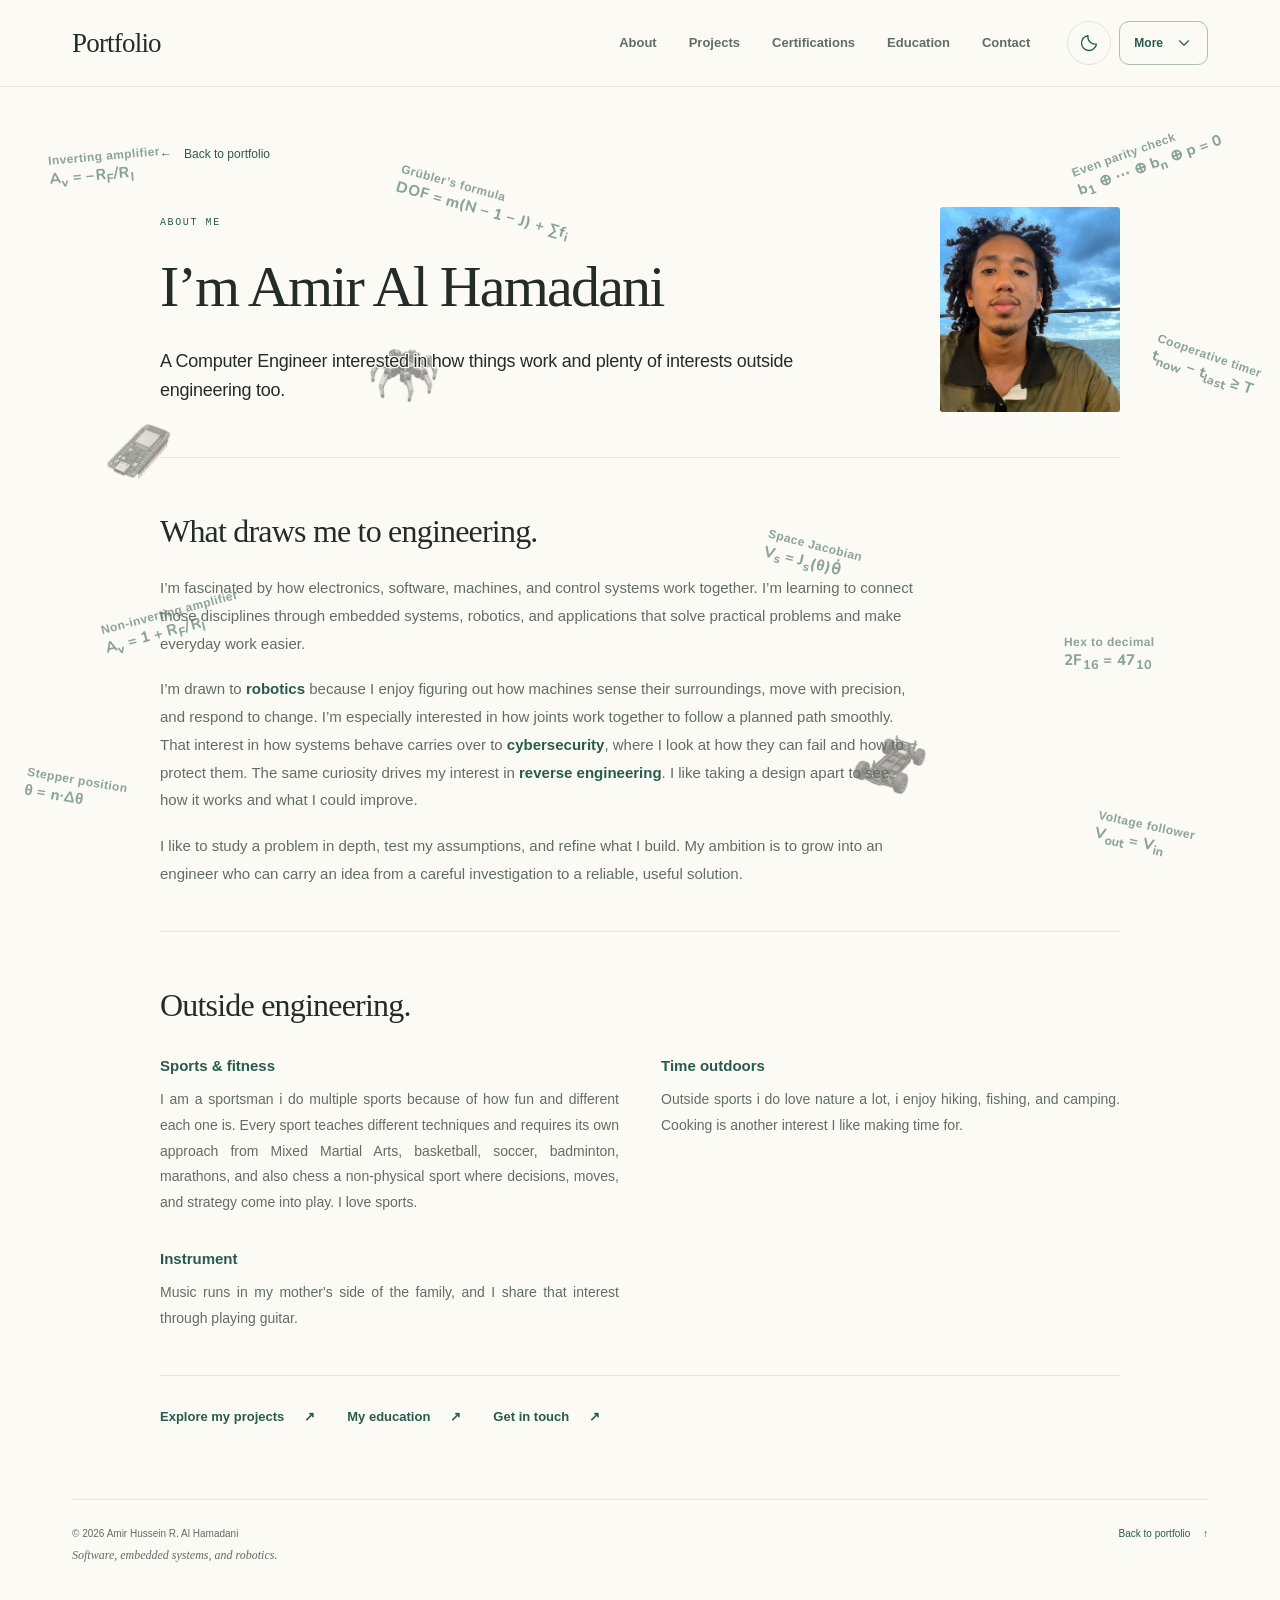
<file: about.html>
<!doctype html>
<html lang="en">
  <head>
    <meta charset="utf-8">
    <meta name="viewport" content="width=device-width, initial-scale=1">
    <meta name="color-scheme" content="light">
    <meta name="theme-color" content="#fcfaf5">
    <title>About — Amir Al Hamadani</title>
    <meta name="description" content="Get to know Amir Al Hamadani: a Computer Engineer with interests in sports, the outdoors, music, reading, and Islam.">
    <meta property="og:type" content="website">
    <meta property="og:title" content="About — Amir Al Hamadani">
    <meta property="og:description" content="Get to know Amir Al Hamadani: a Computer Engineer with interests in sports, the outdoors, music, reading, and Islam.">
    <meta property="og:url" content="https://alhamadaniamir.github.io/about.html">
    <link rel="canonical" href="https://alhamadaniamir.github.io/about.html">
    <!-- Read the saved theme before the first paint, including the loading screen. -->
    <script>
      (() => {
        function handleTransitionPromises(event) {
          const transition = event.viewTransition;
          if (!transition) return;
          transition.ready.catch(() => {});
          transition.updateCallbackDone.catch(() => {});
          transition.finished.catch(() => {});
        }
        window.addEventListener('pageswap', handleTransitionPromises);
        // Register before the first paint so a slow deferred script cannot miss arrival.
        window.addEventListener('pagereveal', (event) => {
          handleTransitionPromises(event);
          window.portfolioPageTransition = null;
          const transition = event.viewTransition;
          if (!transition) return;
          if (document.readyState === 'loading' || document.querySelector('#site-styles')?.media !== 'all' ||
              window.matchMedia('(prefers-reduced-motion: reduce)').matches ||
              document.documentElement.matches('.page-preparing, .page-loading, .welcome-active, .welcome-pending')) {
            transition.skipTransition();
            return;
          }
          window.portfolioPageTransition = transition;
        });
        let theme = 'light';
        try { if (localStorage.getItem('portfolio-theme') === 'dark') theme = 'dark'; } catch {}
        document.documentElement.dataset.theme = theme;
        document.querySelector('meta[name="color-scheme"]').content = theme;
        document.querySelector('meta[name="theme-color"]').content = theme === 'dark' ? '#151d19' : '#fcfaf5';
      })();
    </script>
    <!-- Critical loading styles stay inline so a slow stylesheet cannot hide the indicator. -->
    <style>
      @media (prefers-reduced-motion: no-preference) { @view-transition { navigation: auto; types: page; } }
      :root { color-scheme: light; --paper: #fcfaf5; --ink: #242c29; --muted: #626d65; --accent: #285b4e; --rule: #e7e3d9; --soft-green: #e6ebe2; }
      :root[data-theme="dark"] { color-scheme: dark; --paper: #151d19; --ink: #e6ece5; --muted: #afbdb1; --accent: #9ecdb2; --rule: #34463a; --soft-green: #23382c; }
      html.page-preparing { background: var(--paper); }
      html.page-preparing body { visibility: hidden; }
      html.page-loading { overflow: hidden; }
      .page-loader { position: fixed; inset: 0; z-index: 100; visibility: visible; display: grid; place-items: center; padding: 32px; background: var(--paper); color: var(--ink); opacity: 1; transition: opacity .16s ease-out; }
      .page-loader--leaving { opacity: 0; pointer-events: none; }
      .page-loader:focus { outline: none; }
      .page-loader-content { width: min(224px, 100%); }
      .page-loader-brand { margin-bottom: 24px; font: 400 28px/1.2 Georgia, serif; letter-spacing: -.7px; text-align: center; }
      .page-loader-track { height: 1px; overflow: hidden; background: var(--rule); }
      .page-loader-track::after { content: ""; display: block; width: 36%; height: 100%; background: var(--accent); animation: loading-sweep 1.6s ease-in-out infinite; }
      .page-loader-meta { display: flex; align-items: center; justify-content: space-between; gap: 16px; margin-top: 8px; }
      .page-loader-label { margin: 0; color: var(--muted); font: 11px/1.6 "Segoe UI", Arial, sans-serif; letter-spacing: .2px; }
      .page-loader button { display: inline-flex; align-items: center; gap: 8px; min-height: 44px; padding: 8px 0 8px 8px; border: 0; background: transparent; color: var(--accent); font: 11px/1.6 "Segoe UI", Arial, sans-serif; cursor: pointer; }
      .page-loader button:hover { text-decoration: underline; text-underline-offset: 4px; }
      .page-loader button:focus-visible { outline: 2px solid var(--accent); outline-offset: 4px; }
      @keyframes loading-sweep { 0% { transform: translateX(-110%); } 100% { transform: translateX(390%); } }
      @media (prefers-reduced-motion: reduce) { .page-loader { transition: none; } .page-loader-track::after { animation: none; width: 36%; } }
      @media print { html.page-preparing body { visibility: visible; } .page-loader { display: none !important; } }
    </style>
    <script>
      (() => {
        document.documentElement.classList.add('page-preparing');
        let finished = false;
        let stylesReady = false;
        let contentReady = false;
        let loader;
        let previousFocus;
        let observer;
        let showTimer;
        const inertElements = new Map();

        function finishWhenReady() {
          if (stylesReady && contentReady) restorePage();
        }

        function restorePage() {
          if (finished) return;
          finished = true;
          window.clearTimeout(showTimer);
          window.clearTimeout(fallbackTimer);
          observer?.disconnect();
          document.documentElement.classList.remove('page-loading', 'page-preparing');
          inertElements.forEach((wasInert, element) => { element.inert = wasInert; });
          if (loader?.contains(document.activeElement)) previousFocus?.focus({ preventScroll: true });
          if (loader) {
            loader.inert = true;
            loader.removeAttribute('aria-modal');
            loader.setAttribute('aria-hidden', 'true');
            if (window.matchMedia('(prefers-reduced-motion: reduce)').matches) loader.remove();
            else {
              loader.classList.add('page-loader--leaving');
              window.setTimeout(() => loader.remove(), 180);
            }
          }
        }

        function makeInert(element) {
          if (element === loader || inertElements.has(element)) return;
          inertElements.set(element, element.inert);
          element.inert = true;
        }

        function showLoader() {
          if (finished) return;
          if (!document.body) {
            showTimer = window.setTimeout(showLoader, 50);
            return;
          }
          previousFocus = document.activeElement;
          // Show the inline loader even if the stylesheet is still downloading.
          const styles = document.querySelector('#site-styles');
          if (!stylesReady && styles) styles.media = 'print';
          loader = document.createElement('div');
          loader.id = 'page-loader';
          loader.className = 'page-loader';
          loader.setAttribute('role', 'dialog');
          loader.setAttribute('aria-modal', 'true');
          loader.setAttribute('aria-label', 'Loading portfolio');
          loader.tabIndex = -1;
          loader.innerHTML = '<div class="page-loader-content"><div class="page-loader-brand" aria-hidden="true">Portfolio</div><div class="page-loader-track" aria-hidden="true"></div><div class="page-loader-meta"><p class="page-loader-label" role="status">Loading…</p><button type="button" aria-label="Continue to portfolio">Continue <span aria-hidden="true">→</span></button></div></div>';
          [...document.body.children].forEach(makeInert);
          observer = new MutationObserver((records) => {
            records.forEach((record) => record.addedNodes.forEach((node) => {
              if (node.nodeType === Node.ELEMENT_NODE) makeInert(node);
            }));
          });
          observer.observe(document.body, { childList: true });
          document.body.append(loader);
          document.documentElement.classList.add('page-loading');
          const continueButton = loader.querySelector('button');
          continueButton.addEventListener('click', restorePage);
          loader.addEventListener('keydown', (event) => {
            if (finished) return;
            if (event.key === 'Escape') restorePage();
            if (event.key === 'Tab') { event.preventDefault(); continueButton.focus(); }
          });
          loader.focus({ preventScroll: true });
        }

        document.addEventListener('load', (event) => {
          if (event.target.id === 'site-styles') {
            event.target.media = 'all';
            document.documentElement.classList.remove('page-preparing');
            stylesReady = true;
            finishWhenReady();
          }
        }, true);
        document.addEventListener('error', (event) => {
          if (event.target.id === 'site-styles') restorePage();
        }, true);
        // Photos and videos can finish in the background once the page can be read.
        document.addEventListener('DOMContentLoaded', () => {
          contentReady = true;
          finishWhenReady();
        }, { once: true });
        window.addEventListener('pagehide', () => loader?.remove());
        window.addEventListener('pageshow', (event) => {
          if (event.persisted) {
            restorePage();
            loader?.remove();
          }
        });
        const fallbackTimer = window.setTimeout(restorePage, 8000);
        showTimer = window.setTimeout(showLoader, 600);
      })();
    </script>
    <link rel="preload" href="style.css" as="style" fetchpriority="high">
    <link id="site-styles" rel="stylesheet" href="style.css" media="all">
    <noscript><link rel="stylesheet" href="style.css"></noscript>
    <script src="theme.js" defer></script>
    <script src="script.js" defer></script>
    <script src="engineering-field.js" defer></script>
  </head>
  <body>
    <a class="skip-link" href="#main">Skip to content</a>
    <header class="site-header">
      <div class="header-inner">
        <a class="wordmark" href="index.html#about" aria-label="Portfolio home"><span>Portfolio</span></a>
        <nav class="main-nav" aria-label="Main navigation">
          <a href="index.html#about" class="nav-link">About</a>
          <a href="index.html#work" class="nav-link">Projects</a>
          <a href="index.html#certifications" class="nav-link">Certifications</a>
          <a href="index.html#background" class="nav-link">Education</a>
          <a href="index.html#contact" class="nav-link">Contact</a>
        </nav>
        <button class="theme-toggle theme-toggle--header" type="button" role="switch" aria-checked="false" aria-label="Dark theme" title="Switch to dark theme" data-theme-toggle hidden>
          <svg class="theme-icon-moon" viewBox="0 0 24 24" aria-hidden="true"><path d="M20.9 13.3A9 9 0 0 1 10.7 3.1a9 9 0 1 0 10.2 10.2Z"/></svg>
          <svg class="theme-icon-sun" viewBox="0 0 24 24" aria-hidden="true"><circle cx="12" cy="12" r="4"/><path d="M12 2v2m0 16v2M2 12h2m16 0h2M4.9 4.9l1.4 1.4m11.4 11.4 1.4 1.4m0-14.2-1.4 1.4M6.3 17.7l-1.4 1.4"/></svg>
        </button>
        <details class="site-menu">
          <summary aria-label="More navigation links"><span>More</span><svg viewBox="0 0 24 24" aria-hidden="true"><path d="m6 9 6 6 6-6" stroke-linecap="round" stroke-linejoin="round"/></svg></summary>
          <nav class="menu-panel" aria-label="More pages">
            <p class="menu-label">EXPLORE THE PORTFOLIO</p>
            <a href="about.html" aria-current="page">About me <span aria-hidden="true">↗</span></a>
            <a href="research.html">Research <span aria-hidden="true">↗</span></a>
            <a href="projects.html">All projects <span aria-hidden="true">↗</span></a>
            <a href="certifications.html">Certifications &amp; seminars <span aria-hidden="true">↗</span></a>
            <a href="education.html">Education <span aria-hidden="true">↗</span></a>
            <a href="contact.html">Get in touch <span aria-hidden="true">↗</span></a>
          </nav>
        </details>
      </div>
    </header>

    <main id="main" class="archive-main personal-page">
      <a class="archive-back" href="index.html#about"><span aria-hidden="true">←</span> Back to portfolio</a>
      <section class="archive-intro about-intro" aria-labelledby="about-page-title">
        <div>
          <p class="section-eyebrow">ABOUT ME</p>
          <h1 id="about-page-title">I’m Amir Al Hamadani</h1>
          <p class="intro-lead">A Computer Engineer interested in how things work and plenty of interests outside engineering too.</p>
        </div>
        <img class="about-portrait" src="assets/profile.jpg" width="960" height="966" alt="Amir Al Hamadani">
      </section>
      <section class="archive-section" aria-labelledby="engineering-interests-title">
        <h2 id="engineering-interests-title">What draws me to engineering.</h2>
        <div class="prose">
          <p>I’m fascinated by how electronics, software, machines, and control systems work together. I’m learning to connect those disciplines through embedded systems, robotics, and applications that solve practical problems and make everyday work easier.</p>
          <p>I’m drawn to <strong>robotics</strong> because I enjoy figuring out how machines sense their surroundings, move with precision, and respond to change. I’m especially interested in how joints work together to follow a planned path smoothly. That interest in how systems behave carries over to <strong>cybersecurity</strong>, where I look at how they can fail and how to protect them. The same curiosity drives my interest in <strong>reverse engineering</strong>. I like taking a design apart to see how it works and what I could improve.</p>
          <p>I like to study a problem in depth, test my assumptions, and refine what I build. My ambition is to grow into an engineer who can carry an idea from a careful investigation to a reliable, useful solution.</p>
        </div>
      </section>
      <section class="archive-section" aria-labelledby="outside-engineering-title">
        <h2 id="outside-engineering-title">Outside engineering.</h2>
        <div class="personal-interests">
          <article class="personal-interest">
            <h3>Sports &amp; fitness</h3>
            <p>I am a sportsman i do multiple sports because of how fun and different each one is. Every sport teaches different techniques and requires its own approach from Mixed Martial Arts, basketball, soccer, badminton, marathons, and also chess a non-physical sport where decisions, moves, and strategy come into play. I love sports.</p>
          </article>
          <article class="personal-interest">
            <h3>Time outdoors</h3>
            <p>Outside sports i do love nature a lot, i enjoy hiking, fishing, and camping. Cooking is another interest I like making time for.</p>
          </article>
          <article class="personal-interest">
            <h3>Instrument</h3>
            <p>Music runs in my mother's side of the family, and I share that interest through playing guitar.</p>
          </article>
        </div>
      </section>
      <div class="page-links"><a class="text-link" href="projects.html">Explore my projects <span aria-hidden="true">↗</span></a><a class="text-link" href="education.html">My education <span aria-hidden="true">↗</span></a><a class="text-link" href="contact.html">Get in touch <span aria-hidden="true">↗</span></a></div>
    </main>
    <footer class="site-footer"><div><p>© <span id="year">2026</span> Amir Hussein R. Al Hamadani</p><a href="index.html#about">Back to portfolio <span aria-hidden="true">↑</span></a></div><p class="footer-note">Software, embedded systems, and robotics.</p></footer>
  </body>
</html>
</file>
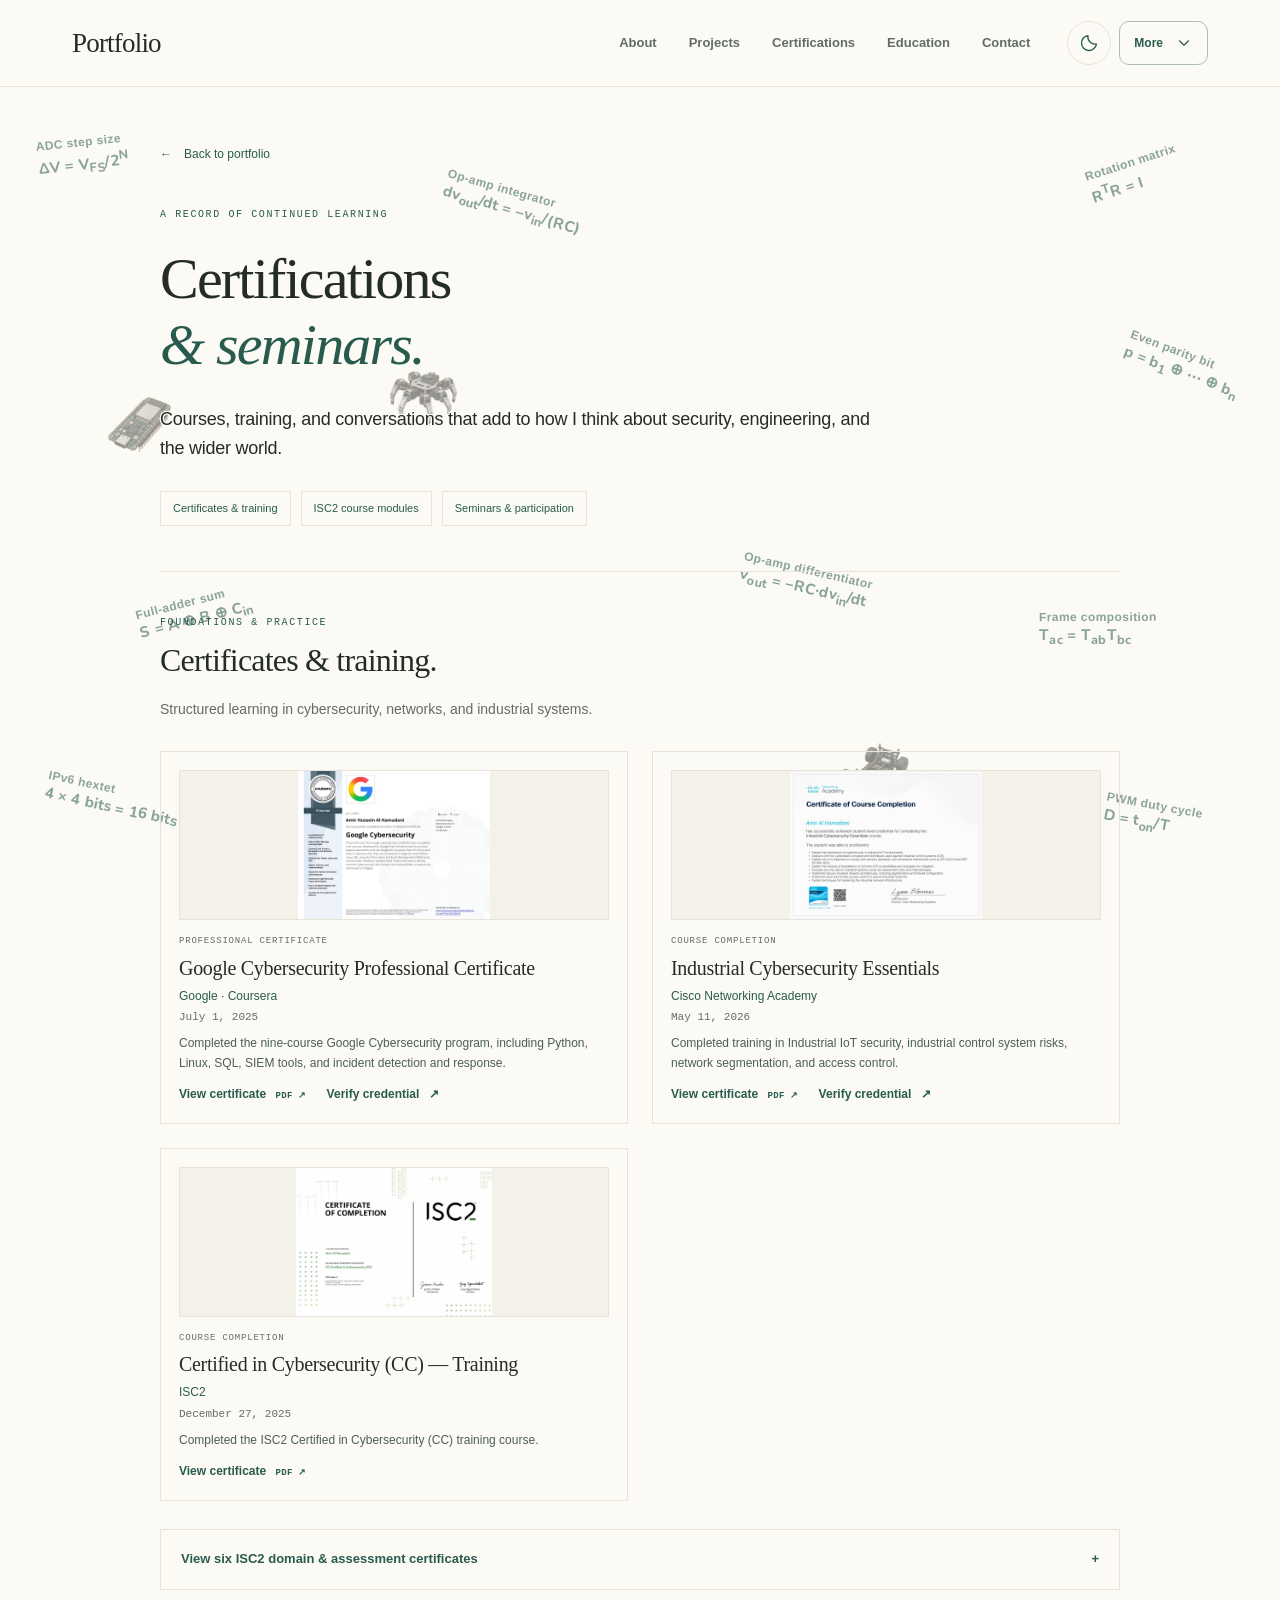
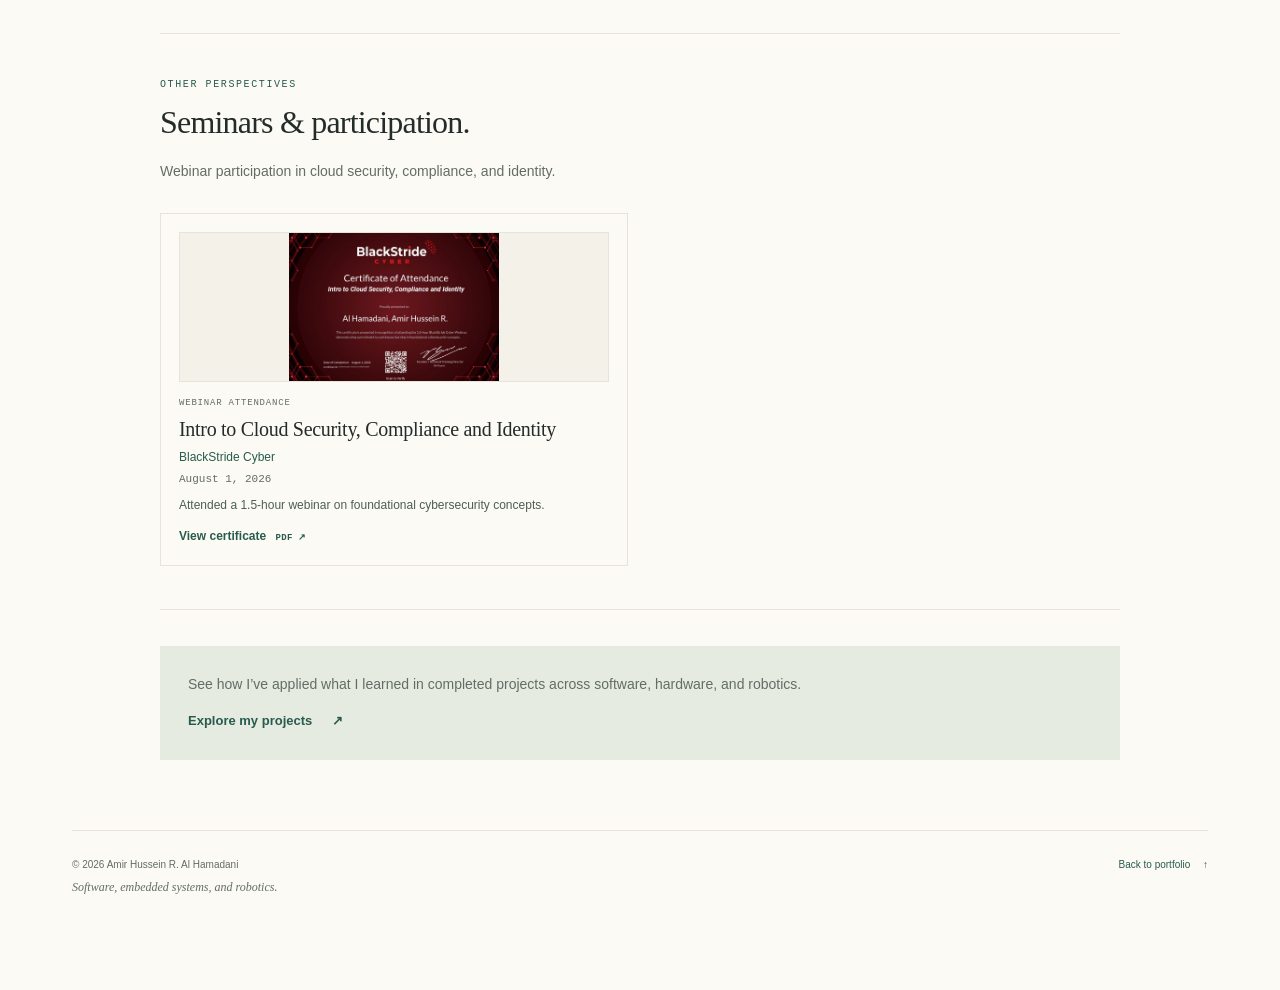
<file: certifications.html>
<!doctype html>
<html lang="en">
  <head>
    <meta charset="utf-8">
    <meta name="viewport" content="width=device-width, initial-scale=1">
    <meta name="color-scheme" content="light">
    <meta name="theme-color" content="#fcfaf5">
    <title>Certifications &amp; seminars — Amir Al Hamadani</title>
    <meta name="description" content="Amir Al Hamadani’s certificates, cybersecurity training, and seminar participation, with original documents.">
    <meta property="og:type" content="website">
    <meta property="og:title" content="Certifications &amp; seminars — Amir Al Hamadani">
    <meta property="og:description" content="Amir Al Hamadani’s certificates, cybersecurity training, and seminar participation, with original documents.">
    <meta property="og:url" content="https://alhamadaniamir.github.io/certifications.html">
    <link rel="canonical" href="https://alhamadaniamir.github.io/certifications.html">
    <!-- Read the saved theme before the first paint, including the loading screen. -->
    <script>
      (() => {
        function handleTransitionPromises(event) {
          const transition = event.viewTransition;
          if (!transition) return;
          transition.ready.catch(() => {});
          transition.updateCallbackDone.catch(() => {});
          transition.finished.catch(() => {});
        }
        window.addEventListener('pageswap', handleTransitionPromises);
        // Register before the first paint so a slow deferred script cannot miss arrival.
        window.addEventListener('pagereveal', (event) => {
          handleTransitionPromises(event);
          window.portfolioPageTransition = null;
          const transition = event.viewTransition;
          if (!transition) return;
          if (document.readyState === 'loading' || document.querySelector('#site-styles')?.media !== 'all' ||
              window.matchMedia('(prefers-reduced-motion: reduce)').matches ||
              document.documentElement.matches('.page-preparing, .page-loading, .welcome-active, .welcome-pending')) {
            transition.skipTransition();
            return;
          }
          window.portfolioPageTransition = transition;
        });
        let theme = 'light';
        try { if (localStorage.getItem('portfolio-theme') === 'dark') theme = 'dark'; } catch {}
        document.documentElement.dataset.theme = theme;
        document.querySelector('meta[name="color-scheme"]').content = theme;
        document.querySelector('meta[name="theme-color"]').content = theme === 'dark' ? '#151d19' : '#fcfaf5';
      })();
    </script>
    <!-- Critical loading styles stay inline so a slow stylesheet cannot hide the indicator. -->
    <style>
      @media (prefers-reduced-motion: no-preference) { @view-transition { navigation: auto; types: page; } }
      :root { color-scheme: light; --paper: #fcfaf5; --ink: #242c29; --muted: #626d65; --accent: #285b4e; --rule: #e7e3d9; --soft-green: #e6ebe2; }
      :root[data-theme="dark"] { color-scheme: dark; --paper: #151d19; --ink: #e6ece5; --muted: #afbdb1; --accent: #9ecdb2; --rule: #34463a; --soft-green: #23382c; }
      html.page-preparing { background: var(--paper); }
      html.page-preparing body { visibility: hidden; }
      html.page-loading { overflow: hidden; }
      .page-loader { position: fixed; inset: 0; z-index: 100; visibility: visible; display: grid; place-items: center; padding: 32px; background: var(--paper); color: var(--ink); opacity: 1; transition: opacity .16s ease-out; }
      .page-loader--leaving { opacity: 0; pointer-events: none; }
      .page-loader:focus { outline: none; }
      .page-loader-content { width: min(224px, 100%); }
      .page-loader-brand { margin-bottom: 24px; font: 400 28px/1.2 Georgia, serif; letter-spacing: -.7px; text-align: center; }
      .page-loader-track { height: 1px; overflow: hidden; background: var(--rule); }
      .page-loader-track::after { content: ""; display: block; width: 36%; height: 100%; background: var(--accent); animation: loading-sweep 1.6s ease-in-out infinite; }
      .page-loader-meta { display: flex; align-items: center; justify-content: space-between; gap: 16px; margin-top: 8px; }
      .page-loader-label { margin: 0; color: var(--muted); font: 11px/1.6 "Segoe UI", Arial, sans-serif; letter-spacing: .2px; }
      .page-loader button { display: inline-flex; align-items: center; gap: 8px; min-height: 44px; padding: 8px 0 8px 8px; border: 0; background: transparent; color: var(--accent); font: 11px/1.6 "Segoe UI", Arial, sans-serif; cursor: pointer; }
      .page-loader button:hover { text-decoration: underline; text-underline-offset: 4px; }
      .page-loader button:focus-visible { outline: 2px solid var(--accent); outline-offset: 4px; }
      @keyframes loading-sweep { 0% { transform: translateX(-110%); } 100% { transform: translateX(390%); } }
      @media (prefers-reduced-motion: reduce) { .page-loader { transition: none; } .page-loader-track::after { animation: none; width: 36%; } }
      @media print { html.page-preparing body { visibility: visible; } .page-loader { display: none !important; } }
    </style>
    <script>
      (() => {
        document.documentElement.classList.add('page-preparing');
        let finished = false;
        let stylesReady = false;
        let contentReady = false;
        let loader;
        let previousFocus;
        let observer;
        let showTimer;
        const inertElements = new Map();

        function finishWhenReady() {
          if (stylesReady && contentReady) restorePage();
        }

        function restorePage() {
          if (finished) return;
          finished = true;
          window.clearTimeout(showTimer);
          window.clearTimeout(fallbackTimer);
          observer?.disconnect();
          document.documentElement.classList.remove('page-loading', 'page-preparing');
          inertElements.forEach((wasInert, element) => { element.inert = wasInert; });
          if (loader?.contains(document.activeElement)) previousFocus?.focus({ preventScroll: true });
          if (loader) {
            loader.inert = true;
            loader.removeAttribute('aria-modal');
            loader.setAttribute('aria-hidden', 'true');
            if (window.matchMedia('(prefers-reduced-motion: reduce)').matches) loader.remove();
            else {
              loader.classList.add('page-loader--leaving');
              window.setTimeout(() => loader.remove(), 180);
            }
          }
        }

        function makeInert(element) {
          if (element === loader || inertElements.has(element)) return;
          inertElements.set(element, element.inert);
          element.inert = true;
        }

        function showLoader() {
          if (finished) return;
          if (!document.body) {
            showTimer = window.setTimeout(showLoader, 50);
            return;
          }
          previousFocus = document.activeElement;
          // Show the inline loader even if the stylesheet is still downloading.
          const styles = document.querySelector('#site-styles');
          if (!stylesReady && styles) styles.media = 'print';
          loader = document.createElement('div');
          loader.id = 'page-loader';
          loader.className = 'page-loader';
          loader.setAttribute('role', 'dialog');
          loader.setAttribute('aria-modal', 'true');
          loader.setAttribute('aria-label', 'Loading portfolio');
          loader.tabIndex = -1;
          loader.innerHTML = '<div class="page-loader-content"><div class="page-loader-brand" aria-hidden="true">Portfolio</div><div class="page-loader-track" aria-hidden="true"></div><div class="page-loader-meta"><p class="page-loader-label" role="status">Loading…</p><button type="button" aria-label="Continue to portfolio">Continue <span aria-hidden="true">→</span></button></div></div>';
          [...document.body.children].forEach(makeInert);
          observer = new MutationObserver((records) => {
            records.forEach((record) => record.addedNodes.forEach((node) => {
              if (node.nodeType === Node.ELEMENT_NODE) makeInert(node);
            }));
          });
          observer.observe(document.body, { childList: true });
          document.body.append(loader);
          document.documentElement.classList.add('page-loading');
          const continueButton = loader.querySelector('button');
          continueButton.addEventListener('click', restorePage);
          loader.addEventListener('keydown', (event) => {
            if (finished) return;
            if (event.key === 'Escape') restorePage();
            if (event.key === 'Tab') { event.preventDefault(); continueButton.focus(); }
          });
          loader.focus({ preventScroll: true });
        }

        document.addEventListener('load', (event) => {
          if (event.target.id === 'site-styles') {
            event.target.media = 'all';
            document.documentElement.classList.remove('page-preparing');
            stylesReady = true;
            finishWhenReady();
          }
        }, true);
        document.addEventListener('error', (event) => {
          if (event.target.id === 'site-styles') restorePage();
        }, true);
        // Photos and videos can finish in the background once the page can be read.
        document.addEventListener('DOMContentLoaded', () => {
          contentReady = true;
          finishWhenReady();
        }, { once: true });
        window.addEventListener('pagehide', () => loader?.remove());
        window.addEventListener('pageshow', (event) => {
          if (event.persisted) {
            restorePage();
            loader?.remove();
          }
        });
        const fallbackTimer = window.setTimeout(restorePage, 8000);
        showTimer = window.setTimeout(showLoader, 600);
      })();
    </script>
    <link rel="preload" href="style.css" as="style" fetchpriority="high">
    <link id="site-styles" rel="stylesheet" href="style.css" media="all">
    <noscript><link rel="stylesheet" href="style.css"></noscript>
    <script src="theme.js" defer></script>
    <script src="script.js" defer></script>
    <script src="engineering-field.js" defer></script>
    <script src="media-viewer.js" defer></script>
  </head>
  <body>
    <a class="skip-link" href="#main">Skip to content</a>
    <header class="site-header">
      <div class="header-inner">
        <a class="wordmark" href="index.html#about" aria-label="Portfolio home"><span>Portfolio</span></a>
        <nav class="main-nav" aria-label="Main navigation">
          <a href="index.html#about" class="nav-link">About</a>
          <a href="index.html#work" class="nav-link">Projects</a>
          <a href="index.html#certifications" class="nav-link">Certifications</a>
          <a href="index.html#background" class="nav-link">Education</a>
          <a href="index.html#contact" class="nav-link">Contact</a>
        </nav>
        <button class="theme-toggle theme-toggle--header" type="button" role="switch" aria-checked="false" aria-label="Dark theme" title="Switch to dark theme" data-theme-toggle hidden>
          <svg class="theme-icon-moon" viewBox="0 0 24 24" aria-hidden="true"><path d="M20.9 13.3A9 9 0 0 1 10.7 3.1a9 9 0 1 0 10.2 10.2Z"/></svg>
          <svg class="theme-icon-sun" viewBox="0 0 24 24" aria-hidden="true"><circle cx="12" cy="12" r="4"/><path d="M12 2v2m0 16v2M2 12h2m16 0h2M4.9 4.9l1.4 1.4m11.4 11.4 1.4 1.4m0-14.2-1.4 1.4M6.3 17.7l-1.4 1.4"/></svg>
        </button>
        <details class="site-menu">
          <summary aria-label="More navigation links"><span>More</span><svg viewBox="0 0 24 24" aria-hidden="true"><path d="m6 9 6 6 6-6" stroke-linecap="round" stroke-linejoin="round"/></svg></summary>
          <nav class="menu-panel" aria-label="More pages">
            <p class="menu-label">EXPLORE THE PORTFOLIO</p>
            <a href="about.html">About me <span aria-hidden="true">↗</span></a>
            <a href="research.html">Research <span aria-hidden="true">↗</span></a>
            <a href="projects.html">All projects <span aria-hidden="true">↗</span></a>
            <a href="certifications.html" aria-current="page">Certifications &amp; seminars <span aria-hidden="true">↗</span></a>
            <a href="education.html">Education <span aria-hidden="true">↗</span></a>
            <a href="contact.html">Get in touch <span aria-hidden="true">↗</span></a>
          </nav>
        </details>
      </div>
    </header>

    <main id="main" class="archive-main">
      <a class="archive-back" href="index.html#about"><span aria-hidden="true">←</span> Back to portfolio</a>
      <section class="archive-intro" aria-labelledby="archive-title">
        <p class="section-eyebrow">A RECORD OF CONTINUED LEARNING</p>
        <h1 id="archive-title">Certifications<br><em>&amp; seminars.</em></h1>
        <p class="intro-lead">Courses, training, and conversations that add to how I think about security, engineering, and the wider world.</p>
        <nav class="archive-jumps" aria-label="Certificate categories"><a href="#training">Certificates &amp; training</a><a href="#isc2-modules">ISC2 course modules</a><a href="#seminars">Seminars &amp; participation</a></nav>
      </section>
      <section class="archive-section" id="training" aria-labelledby="training-title">
        <p class="section-eyebrow">FOUNDATIONS &amp; PRACTICE</p><h2 id="training-title">Certificates &amp; training.</h2>
        <p class="section-intro">Structured learning in cybersecurity, networks, and industrial systems.</p>
        <div class="archive-certificates"><article class="certificate-card" id="google-cybersecurity">
      <a class="certificate-preview" href="assets/certifications/google-cybersecurity.pdf" target="_blank" rel="noopener noreferrer" aria-label="Open Google Cybersecurity Professional Certificate certificate PDF in a new tab">
        <img src="assets/certifications/google-cybersecurity.jpg" alt="Google Cybersecurity Professional Certificate certificate issued to Amir Al Hamadani" width="900" height="675" loading="lazy" decoding="async">
      </a>
      <div class="certificate-info">
        <p class="certificate-status">PROFESSIONAL CERTIFICATE</p>
        <h3>Google Cybersecurity Professional Certificate</h3>
        <p class="certificate-issuer">Google · Coursera</p>
        <p class="certificate-date"><time datetime="2025-07-01">July 1, 2025</time></p>
        <p class="certificate-description">Completed the nine-course Google Cybersecurity program, including Python, Linux, SQL, SIEM tools, and incident detection and response.</p>
        <div class="certificate-actions"><a class="certificate-link" href="assets/certifications/google-cybersecurity.pdf" target="_blank" rel="noopener noreferrer">View certificate <span class="file-type">PDF ↗</span></a><a class="certificate-link" href="https://coursera.org/verify/professional-cert/TNUU9G5306QA" target="_blank" rel="noopener noreferrer">Verify credential <span aria-hidden="true">↗</span></a></div>
      </div>
    </article><article class="certificate-card" id="cisco-industrial-cybersecurity-essentials">
      <a class="certificate-preview" href="assets/certifications/cisco-industrial-cybersecurity-essentials.pdf" target="_blank" rel="noopener noreferrer" aria-label="Open Industrial Cybersecurity Essentials certificate PDF in a new tab">
        <img src="assets/certifications/cisco-industrial-cybersecurity-essentials.jpg" alt="Industrial Cybersecurity Essentials certificate issued to Amir Al Hamadani" width="900" height="675" loading="lazy" decoding="async">
      </a>
      <div class="certificate-info">
        <p class="certificate-status">COURSE COMPLETION</p>
        <h3>Industrial Cybersecurity Essentials</h3>
        <p class="certificate-issuer">Cisco Networking Academy</p>
        <p class="certificate-date"><time datetime="2026-05-11">May 11, 2026</time></p>
        <p class="certificate-description">Completed training in Industrial IoT security, industrial control system risks, network segmentation, and access control.</p>
        <div class="certificate-actions"><a class="certificate-link" href="assets/certifications/cisco-industrial-cybersecurity-essentials.pdf" target="_blank" rel="noopener noreferrer">View certificate <span class="file-type">PDF ↗</span></a><a class="certificate-link" href="https://www.credly.com/badges/1f756b53-9b31-4d09-b502-8bf12ccb65d7" target="_blank" rel="noopener noreferrer">Verify credential <span aria-hidden="true">↗</span></a></div>
      </div>
    </article><article class="certificate-card" id="isc2-cc-training">
      <a class="certificate-preview" href="assets/certifications/isc2-cc-training.pdf" target="_blank" rel="noopener noreferrer" aria-label="Open Certified in Cybersecurity (CC) — Training certificate PDF in a new tab">
        <img src="assets/certifications/isc2-cc-training.jpg" alt="Certified in Cybersecurity (CC) — Training certificate issued to Amir Al Hamadani" width="900" height="675" loading="lazy" decoding="async">
      </a>
      <div class="certificate-info">
        <p class="certificate-status">COURSE COMPLETION</p>
        <h3>Certified in Cybersecurity (CC) — Training</h3>
        <p class="certificate-issuer">ISC2</p>
        <p class="certificate-date"><time datetime="2025-12-27">December 27, 2025</time></p>
        <p class="certificate-description">Completed the ISC2 Certified in Cybersecurity (CC) training course.</p>
        <div class="certificate-actions"><a class="certificate-link" href="assets/certifications/isc2-cc-training.pdf" target="_blank" rel="noopener noreferrer">View certificate <span class="file-type">PDF ↗</span></a></div>
      </div>
    </article></div>
        <details class="course-domains" id="isc2-modules"><summary>View six ISC2 domain &amp; assessment certificates <span aria-hidden="true">+</span></summary>
          <div class="archive-certificates"><article class="certificate-card" id="isc2-cc-domain-1-security-principles">
      <a class="certificate-preview" href="assets/certifications/isc2-cc-domain-1-security-principles.pdf" target="_blank" rel="noopener noreferrer" aria-label="Open CC Domain 1: Security Principles certificate PDF in a new tab">
        <img src="assets/certifications/isc2-cc-domain-1-security-principles.jpg" alt="CC Domain 1: Security Principles certificate issued to Amir Al Hamadani" width="900" height="675" loading="lazy" decoding="async">
      </a>
      <div class="certificate-info">
        <p class="certificate-status">COURSE COMPLETION</p>
        <h3>CC Domain 1: Security Principles</h3>
        <p class="certificate-issuer">ISC2</p>
        <p class="certificate-date"><time datetime="2025-07-12">July 12, 2025</time></p>
        <p class="certificate-description"></p>
        <div class="certificate-actions"><a class="certificate-link" href="assets/certifications/isc2-cc-domain-1-security-principles.pdf" target="_blank" rel="noopener noreferrer">View certificate <span class="file-type">PDF ↗</span></a></div>
      </div>
    </article><article class="certificate-card" id="isc2-cc-domain-2-incident-response">
      <a class="certificate-preview" href="assets/certifications/isc2-cc-domain-2-incident-response.pdf" target="_blank" rel="noopener noreferrer" aria-label="Open CC Domain 2: Incident Response, Business Continuity and Disaster Recovery Concepts certificate PDF in a new tab">
        <img src="assets/certifications/isc2-cc-domain-2-incident-response.jpg" alt="CC Domain 2: Incident Response, Business Continuity and Disaster Recovery Concepts certificate issued to Amir Al Hamadani" width="900" height="675" loading="lazy" decoding="async">
      </a>
      <div class="certificate-info">
        <p class="certificate-status">COURSE COMPLETION</p>
        <h3>CC Domain 2: Incident Response, Business Continuity and Disaster Recovery Concepts</h3>
        <p class="certificate-issuer">ISC2</p>
        <p class="certificate-date"><time datetime="2025-07-22">July 22, 2025</time></p>
        <p class="certificate-description"></p>
        <div class="certificate-actions"><a class="certificate-link" href="assets/certifications/isc2-cc-domain-2-incident-response.pdf" target="_blank" rel="noopener noreferrer">View certificate <span class="file-type">PDF ↗</span></a></div>
      </div>
    </article><article class="certificate-card" id="isc2-cc-domain-3-access-control">
      <a class="certificate-preview" href="assets/certifications/isc2-cc-domain-3-access-control.pdf" target="_blank" rel="noopener noreferrer" aria-label="Open CC Domain 3: Access Control Concepts certificate PDF in a new tab">
        <img src="assets/certifications/isc2-cc-domain-3-access-control.jpg" alt="CC Domain 3: Access Control Concepts certificate issued to Amir Al Hamadani" width="900" height="675" loading="lazy" decoding="async">
      </a>
      <div class="certificate-info">
        <p class="certificate-status">COURSE COMPLETION</p>
        <h3>CC Domain 3: Access Control Concepts</h3>
        <p class="certificate-issuer">ISC2</p>
        <p class="certificate-date"><time datetime="2025-08-09">August 9, 2025</time></p>
        <p class="certificate-description"></p>
        <div class="certificate-actions"><a class="certificate-link" href="assets/certifications/isc2-cc-domain-3-access-control.pdf" target="_blank" rel="noopener noreferrer">View certificate <span class="file-type">PDF ↗</span></a></div>
      </div>
    </article><article class="certificate-card" id="isc2-cc-domain-4-network-security">
      <a class="certificate-preview" href="assets/certifications/isc2-cc-domain-4-network-security.pdf" target="_blank" rel="noopener noreferrer" aria-label="Open CC Domain 4: Network Security certificate PDF in a new tab">
        <img src="assets/certifications/isc2-cc-domain-4-network-security.jpg" alt="CC Domain 4: Network Security certificate issued to Amir Al Hamadani" width="900" height="675" loading="lazy" decoding="async">
      </a>
      <div class="certificate-info">
        <p class="certificate-status">COURSE COMPLETION</p>
        <h3>CC Domain 4: Network Security</h3>
        <p class="certificate-issuer">ISC2</p>
        <p class="certificate-date"><time datetime="2025-08-10">August 10, 2025</time></p>
        <p class="certificate-description"></p>
        <div class="certificate-actions"><a class="certificate-link" href="assets/certifications/isc2-cc-domain-4-network-security.pdf" target="_blank" rel="noopener noreferrer">View certificate <span class="file-type">PDF ↗</span></a></div>
      </div>
    </article><article class="certificate-card" id="isc2-cc-domain-5-security-operations">
      <a class="certificate-preview" href="assets/certifications/isc2-cc-domain-5-security-operations.pdf" target="_blank" rel="noopener noreferrer" aria-label="Open CC Domain 5: Security Operations certificate PDF in a new tab">
        <img src="assets/certifications/isc2-cc-domain-5-security-operations.jpg" alt="CC Domain 5: Security Operations certificate issued to Amir Al Hamadani" width="900" height="675" loading="lazy" decoding="async">
      </a>
      <div class="certificate-info">
        <p class="certificate-status">COURSE COMPLETION</p>
        <h3>CC Domain 5: Security Operations</h3>
        <p class="certificate-issuer">ISC2</p>
        <p class="certificate-date"><time datetime="2025-08-16">August 16, 2025</time></p>
        <p class="certificate-description"></p>
        <div class="certificate-actions"><a class="certificate-link" href="assets/certifications/isc2-cc-domain-5-security-operations.pdf" target="_blank" rel="noopener noreferrer">View certificate <span class="file-type">PDF ↗</span></a></div>
      </div>
    </article><article class="certificate-card" id="isc2-cc-final-assessment">
      <a class="certificate-preview" href="assets/certifications/isc2-cc-final-assessment.pdf" target="_blank" rel="noopener noreferrer" aria-label="Open CC Course Conclusion &amp; Final Assessment certificate PDF in a new tab">
        <img src="assets/certifications/isc2-cc-final-assessment.jpg" alt="CC Course Conclusion &amp; Final Assessment certificate issued to Amir Al Hamadani" width="900" height="675" loading="lazy" decoding="async">
      </a>
      <div class="certificate-info">
        <p class="certificate-status">COURSE COMPLETION</p>
        <h3>CC Course Conclusion &amp; Final Assessment</h3>
        <p class="certificate-issuer">ISC2</p>
        <p class="certificate-date"><time datetime="2025-12-27">December 27, 2025</time></p>
        <p class="certificate-description"></p>
        <div class="certificate-actions"><a class="certificate-link" href="assets/certifications/isc2-cc-final-assessment.pdf" target="_blank" rel="noopener noreferrer">View certificate <span class="file-type">PDF ↗</span></a></div>
      </div>
    </article></div>
        </details>
      </section>
      <section class="archive-section" id="seminars" aria-labelledby="seminars-title">
        <p class="section-eyebrow">OTHER PERSPECTIVES</p><h2 id="seminars-title">Seminars &amp; participation.</h2>
        <p class="section-intro">Webinar participation in cloud security, compliance, and identity.</p>
        <div class="archive-certificates"><article class="certificate-card" id="blackstride-cloud-security-webinar">
      <a class="certificate-preview" href="assets/certifications/blackstride-cloud-security-webinar.pdf" target="_blank" rel="noopener noreferrer" aria-label="Open Intro to Cloud Security, Compliance and Identity certificate PDF in a new tab">
        <img src="assets/certifications/blackstride-cloud-security-webinar.jpg" alt="Intro to Cloud Security, Compliance and Identity certificate issued to Amir Al Hamadani" width="900" height="675" loading="lazy" decoding="async">
      </a>
      <div class="certificate-info">
        <p class="certificate-status">WEBINAR ATTENDANCE</p>
        <h3>Intro to Cloud Security, Compliance and Identity</h3>
        <p class="certificate-issuer">BlackStride Cyber</p>
        <p class="certificate-date"><time datetime="2026-08-01">August 1, 2026</time></p>
        <p class="certificate-description">Attended a 1.5-hour webinar on foundational cybersecurity concepts.</p>
        <div class="certificate-actions"><a class="certificate-link" href="assets/certifications/blackstride-cloud-security-webinar.pdf" target="_blank" rel="noopener noreferrer">View certificate <span class="file-type">PDF ↗</span></a></div>
      </div>
    </article></div>
      </section>
      <div class="archive-cta"><p>See how I’ve applied what I learned in completed projects across software, hardware, and robotics.</p><a class="text-link" href="projects.html">Explore my projects <span aria-hidden="true">↗</span></a></div>
    </main>
    <footer class="site-footer"><div><p>© <span id="year">2026</span> Amir Hussein R. Al Hamadani</p><a href="index.html#about">Back to portfolio <span aria-hidden="true">↑</span></a></div><p class="footer-note">Software, embedded systems, and robotics.</p></footer>
  </body>
</html>
</file>
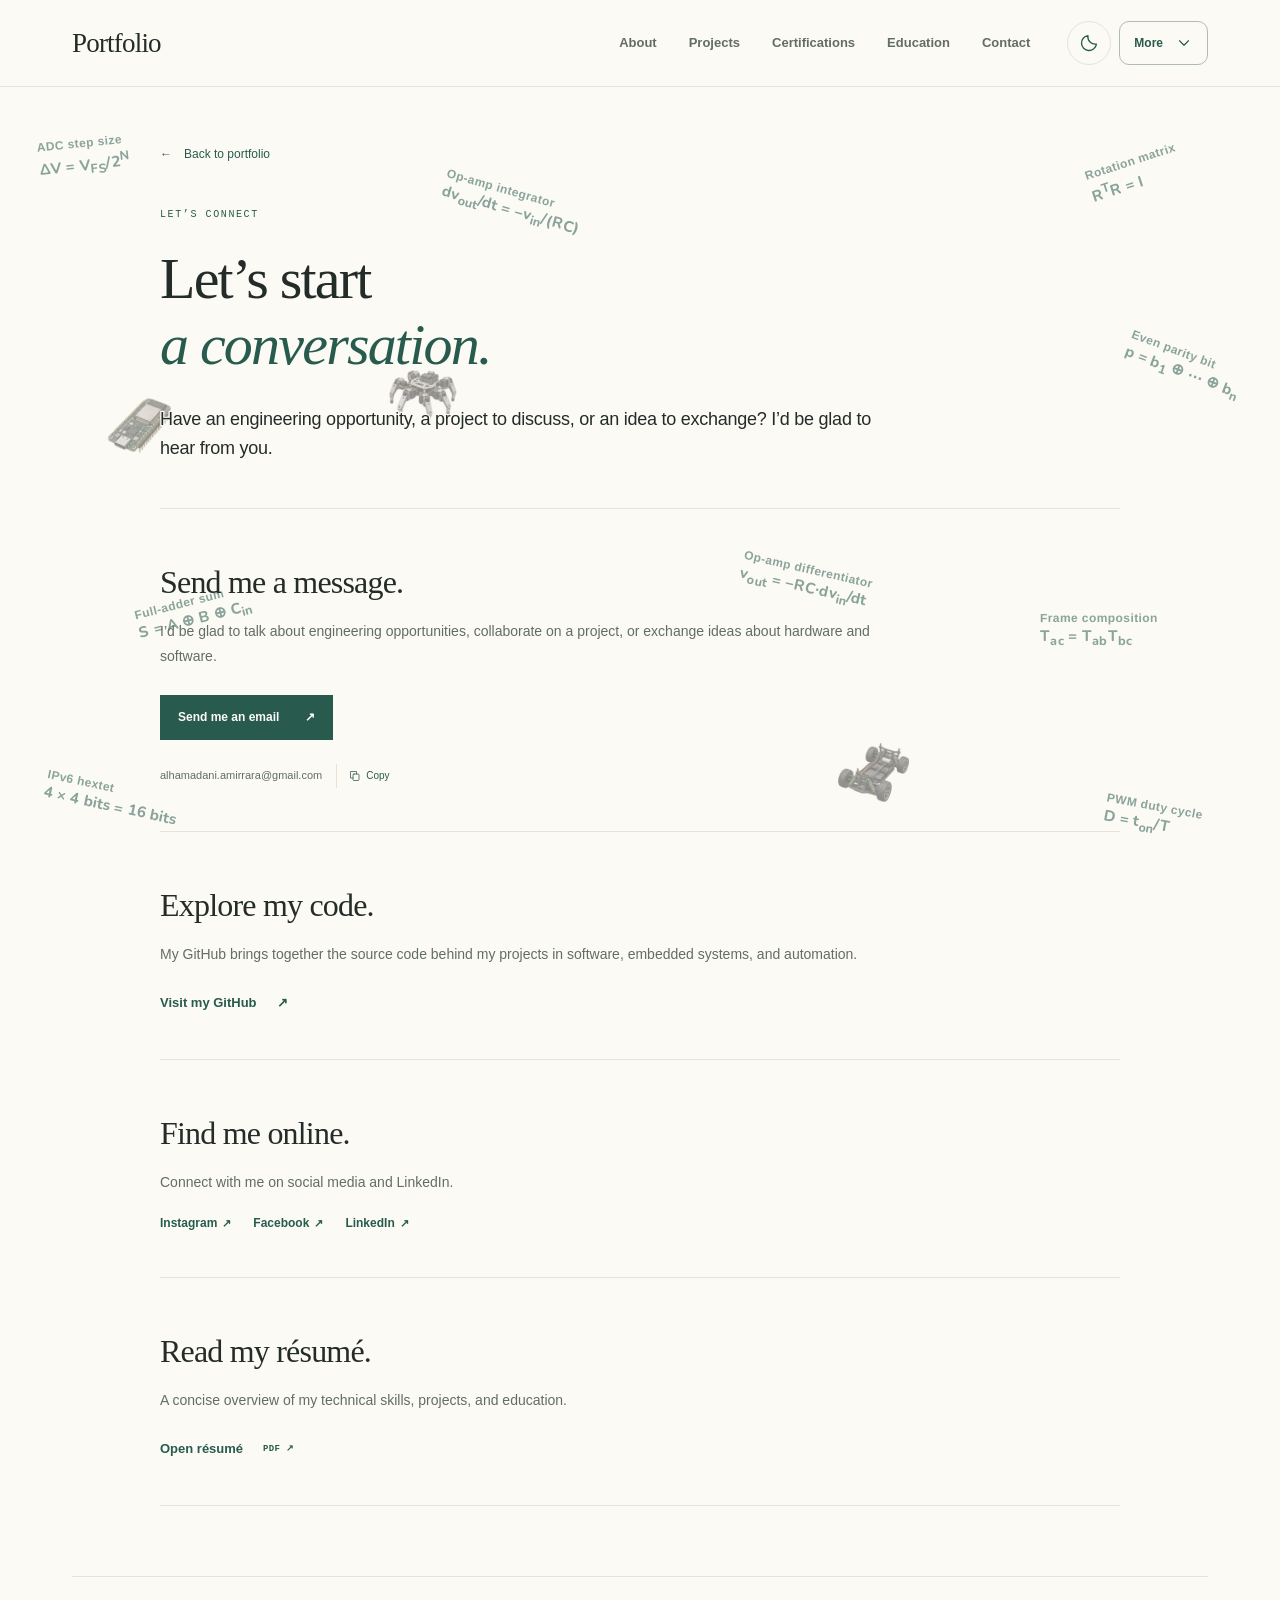
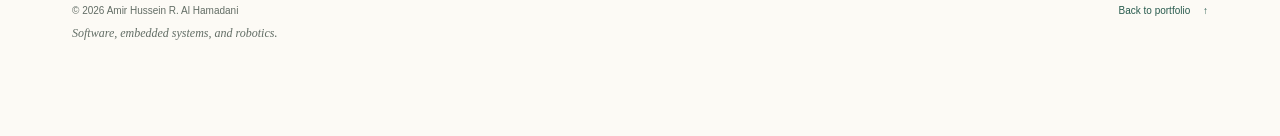
<file: contact.html>
<!doctype html>
<html lang="en">
  <head>
    <meta charset="utf-8">
    <meta name="viewport" content="width=device-width, initial-scale=1">
    <meta name="color-scheme" content="light">
    <meta name="theme-color" content="#fcfaf5">
    <title>Contact — Amir Al Hamadani</title>
    <meta name="description" content="Get in touch with Amir Al Hamadani about engineering, projects, and collaboration. Find his email, GitHub, résumé, and social profiles.">
    <meta property="og:type" content="website">
    <meta property="og:title" content="Contact — Amir Al Hamadani">
    <meta property="og:description" content="Get in touch with Amir Al Hamadani about engineering, projects, and collaboration. Find his email, GitHub, résumé, and social profiles.">
    <meta property="og:url" content="https://alhamadaniamir.github.io/contact.html">
    <link rel="canonical" href="https://alhamadaniamir.github.io/contact.html">
    <!-- Read the saved theme before the first paint, including the loading screen. -->
    <script>
      (() => {
        function handleTransitionPromises(event) {
          const transition = event.viewTransition;
          if (!transition) return;
          transition.ready.catch(() => {});
          transition.updateCallbackDone.catch(() => {});
          transition.finished.catch(() => {});
        }
        window.addEventListener('pageswap', handleTransitionPromises);
        // Register before the first paint so a slow deferred script cannot miss arrival.
        window.addEventListener('pagereveal', (event) => {
          handleTransitionPromises(event);
          window.portfolioPageTransition = null;
          const transition = event.viewTransition;
          if (!transition) return;
          if (document.readyState === 'loading' || document.querySelector('#site-styles')?.media !== 'all' ||
              window.matchMedia('(prefers-reduced-motion: reduce)').matches ||
              document.documentElement.matches('.page-preparing, .page-loading, .welcome-active, .welcome-pending')) {
            transition.skipTransition();
            return;
          }
          window.portfolioPageTransition = transition;
        });
        let theme = 'light';
        try { if (localStorage.getItem('portfolio-theme') === 'dark') theme = 'dark'; } catch {}
        document.documentElement.dataset.theme = theme;
        document.querySelector('meta[name="color-scheme"]').content = theme;
        document.querySelector('meta[name="theme-color"]').content = theme === 'dark' ? '#151d19' : '#fcfaf5';
      })();
    </script>
    <!-- Critical loading styles stay inline so a slow stylesheet cannot hide the indicator. -->
    <style>
      @media (prefers-reduced-motion: no-preference) { @view-transition { navigation: auto; types: page; } }
      :root { color-scheme: light; --paper: #fcfaf5; --ink: #242c29; --muted: #626d65; --accent: #285b4e; --rule: #e7e3d9; --soft-green: #e6ebe2; }
      :root[data-theme="dark"] { color-scheme: dark; --paper: #151d19; --ink: #e6ece5; --muted: #afbdb1; --accent: #9ecdb2; --rule: #34463a; --soft-green: #23382c; }
      html.page-preparing { background: var(--paper); }
      html.page-preparing body { visibility: hidden; }
      html.page-loading { overflow: hidden; }
      .page-loader { position: fixed; inset: 0; z-index: 100; visibility: visible; display: grid; place-items: center; padding: 32px; background: var(--paper); color: var(--ink); opacity: 1; transition: opacity .16s ease-out; }
      .page-loader--leaving { opacity: 0; pointer-events: none; }
      .page-loader:focus { outline: none; }
      .page-loader-content { width: min(224px, 100%); }
      .page-loader-brand { margin-bottom: 24px; font: 400 28px/1.2 Georgia, serif; letter-spacing: -.7px; text-align: center; }
      .page-loader-track { height: 1px; overflow: hidden; background: var(--rule); }
      .page-loader-track::after { content: ""; display: block; width: 36%; height: 100%; background: var(--accent); animation: loading-sweep 1.6s ease-in-out infinite; }
      .page-loader-meta { display: flex; align-items: center; justify-content: space-between; gap: 16px; margin-top: 8px; }
      .page-loader-label { margin: 0; color: var(--muted); font: 11px/1.6 "Segoe UI", Arial, sans-serif; letter-spacing: .2px; }
      .page-loader button { display: inline-flex; align-items: center; gap: 8px; min-height: 44px; padding: 8px 0 8px 8px; border: 0; background: transparent; color: var(--accent); font: 11px/1.6 "Segoe UI", Arial, sans-serif; cursor: pointer; }
      .page-loader button:hover { text-decoration: underline; text-underline-offset: 4px; }
      .page-loader button:focus-visible { outline: 2px solid var(--accent); outline-offset: 4px; }
      @keyframes loading-sweep { 0% { transform: translateX(-110%); } 100% { transform: translateX(390%); } }
      @media (prefers-reduced-motion: reduce) { .page-loader { transition: none; } .page-loader-track::after { animation: none; width: 36%; } }
      @media print { html.page-preparing body { visibility: visible; } .page-loader { display: none !important; } }
    </style>
    <script>
      (() => {
        document.documentElement.classList.add('page-preparing');
        let finished = false;
        let stylesReady = false;
        let contentReady = false;
        let loader;
        let previousFocus;
        let observer;
        let showTimer;
        const inertElements = new Map();

        function finishWhenReady() {
          if (stylesReady && contentReady) restorePage();
        }

        function restorePage() {
          if (finished) return;
          finished = true;
          window.clearTimeout(showTimer);
          window.clearTimeout(fallbackTimer);
          observer?.disconnect();
          document.documentElement.classList.remove('page-loading', 'page-preparing');
          inertElements.forEach((wasInert, element) => { element.inert = wasInert; });
          if (loader?.contains(document.activeElement)) previousFocus?.focus({ preventScroll: true });
          if (loader) {
            loader.inert = true;
            loader.removeAttribute('aria-modal');
            loader.setAttribute('aria-hidden', 'true');
            if (window.matchMedia('(prefers-reduced-motion: reduce)').matches) loader.remove();
            else {
              loader.classList.add('page-loader--leaving');
              window.setTimeout(() => loader.remove(), 180);
            }
          }
        }

        function makeInert(element) {
          if (element === loader || inertElements.has(element)) return;
          inertElements.set(element, element.inert);
          element.inert = true;
        }

        function showLoader() {
          if (finished) return;
          if (!document.body) {
            showTimer = window.setTimeout(showLoader, 50);
            return;
          }
          previousFocus = document.activeElement;
          // Show the inline loader even if the stylesheet is still downloading.
          const styles = document.querySelector('#site-styles');
          if (!stylesReady && styles) styles.media = 'print';
          loader = document.createElement('div');
          loader.id = 'page-loader';
          loader.className = 'page-loader';
          loader.setAttribute('role', 'dialog');
          loader.setAttribute('aria-modal', 'true');
          loader.setAttribute('aria-label', 'Loading portfolio');
          loader.tabIndex = -1;
          loader.innerHTML = '<div class="page-loader-content"><div class="page-loader-brand" aria-hidden="true">Portfolio</div><div class="page-loader-track" aria-hidden="true"></div><div class="page-loader-meta"><p class="page-loader-label" role="status">Loading…</p><button type="button" aria-label="Continue to portfolio">Continue <span aria-hidden="true">→</span></button></div></div>';
          [...document.body.children].forEach(makeInert);
          observer = new MutationObserver((records) => {
            records.forEach((record) => record.addedNodes.forEach((node) => {
              if (node.nodeType === Node.ELEMENT_NODE) makeInert(node);
            }));
          });
          observer.observe(document.body, { childList: true });
          document.body.append(loader);
          document.documentElement.classList.add('page-loading');
          const continueButton = loader.querySelector('button');
          continueButton.addEventListener('click', restorePage);
          loader.addEventListener('keydown', (event) => {
            if (finished) return;
            if (event.key === 'Escape') restorePage();
            if (event.key === 'Tab') { event.preventDefault(); continueButton.focus(); }
          });
          loader.focus({ preventScroll: true });
        }

        document.addEventListener('load', (event) => {
          if (event.target.id === 'site-styles') {
            event.target.media = 'all';
            document.documentElement.classList.remove('page-preparing');
            stylesReady = true;
            finishWhenReady();
          }
        }, true);
        document.addEventListener('error', (event) => {
          if (event.target.id === 'site-styles') restorePage();
        }, true);
        // Photos and videos can finish in the background once the page can be read.
        document.addEventListener('DOMContentLoaded', () => {
          contentReady = true;
          finishWhenReady();
        }, { once: true });
        window.addEventListener('pagehide', () => loader?.remove());
        window.addEventListener('pageshow', (event) => {
          if (event.persisted) {
            restorePage();
            loader?.remove();
          }
        });
        const fallbackTimer = window.setTimeout(restorePage, 8000);
        showTimer = window.setTimeout(showLoader, 600);
      })();
    </script>
    <link rel="preload" href="style.css" as="style" fetchpriority="high">
    <link id="site-styles" rel="stylesheet" href="style.css" media="all">
    <noscript><link rel="stylesheet" href="style.css"></noscript>
    <script src="theme.js" defer></script>
    <script src="script.js" defer></script>
    <script src="engineering-field.js" defer></script>
  </head>
  <body>
    <a class="skip-link" href="#main">Skip to content</a>
    <header class="site-header">
      <div class="header-inner">
        <a class="wordmark" href="index.html#about" aria-label="Portfolio home"><span>Portfolio</span></a>
        <nav class="main-nav" aria-label="Main navigation">
          <a href="index.html#about" class="nav-link">About</a>
          <a href="index.html#work" class="nav-link">Projects</a>
          <a href="index.html#certifications" class="nav-link">Certifications</a>
          <a href="index.html#background" class="nav-link">Education</a>
          <a href="index.html#contact" class="nav-link">Contact</a>
        </nav>
        <button class="theme-toggle theme-toggle--header" type="button" role="switch" aria-checked="false" aria-label="Dark theme" title="Switch to dark theme" data-theme-toggle hidden>
          <svg class="theme-icon-moon" viewBox="0 0 24 24" aria-hidden="true"><path d="M20.9 13.3A9 9 0 0 1 10.7 3.1a9 9 0 1 0 10.2 10.2Z"/></svg>
          <svg class="theme-icon-sun" viewBox="0 0 24 24" aria-hidden="true"><circle cx="12" cy="12" r="4"/><path d="M12 2v2m0 16v2M2 12h2m16 0h2M4.9 4.9l1.4 1.4m11.4 11.4 1.4 1.4m0-14.2-1.4 1.4M6.3 17.7l-1.4 1.4"/></svg>
        </button>
        <details class="site-menu">
          <summary aria-label="More navigation links"><span>More</span><svg viewBox="0 0 24 24" aria-hidden="true"><path d="m6 9 6 6 6-6" stroke-linecap="round" stroke-linejoin="round"/></svg></summary>
          <nav class="menu-panel" aria-label="More pages">
            <p class="menu-label">EXPLORE THE PORTFOLIO</p>
            <a href="about.html">About me <span aria-hidden="true">↗</span></a>
            <a href="research.html">Research <span aria-hidden="true">↗</span></a>
            <a href="projects.html">All projects <span aria-hidden="true">↗</span></a>
            <a href="certifications.html">Certifications &amp; seminars <span aria-hidden="true">↗</span></a>
            <a href="education.html">Education <span aria-hidden="true">↗</span></a>
            <a href="contact.html" aria-current="page">Get in touch <span aria-hidden="true">↗</span></a>
          </nav>
        </details>
      </div>
    </header>

    <main id="main" class="archive-main contact-page">
      <a class="archive-back" href="index.html#about"><span aria-hidden="true">←</span> Back to portfolio</a>
      <section class="archive-intro" aria-labelledby="archive-title">
        <p class="section-eyebrow">LET’S CONNECT</p>
        <h1 id="archive-title">Let’s start<br><em>a conversation.</em></h1>
        <p class="intro-lead">Have an engineering opportunity, a project to discuss, or an idea to exchange? I’d be glad to hear from you.</p>
      </section>

      <section class="archive-section" aria-labelledby="email-title">
        <h2 id="email-title">Send me a message.</h2>
        <p class="section-intro">I’d be glad to talk about engineering opportunities, collaborate on a project, or exchange ideas about hardware and software.</p>
        <div class="contact-actions">
          <a class="button" href="mailto:alhamadani.amirrara@gmail.com">Send me an email <span aria-hidden="true">↗</span></a>
        </div>
        <div class="email-line">
          <a draggable="false" href="mailto:alhamadani.amirrara@gmail.com">alhamadani.amirrara@gmail.com</a>
          <button class="copy-email" type="button" hidden aria-label="Copy email address"><svg viewBox="0 0 24 24" aria-hidden="true"><rect x="8" y="8" width="12" height="13" rx="2"/><path d="M15 8V3H3v13h5"/></svg><span>Copy</span></button>
          <span class="copy-status" role="status" aria-live="polite"></span>
        </div>
      </section>

      <section class="archive-section" aria-labelledby="github-title">
        <h2 id="github-title">Explore my code.</h2>
        <p class="section-intro">My GitHub brings together the source code behind my projects in software, embedded systems, and automation.</p>
        <a class="text-link" href="https://github.com/alhamadaniamir">Visit my GitHub <span aria-hidden="true">↗</span></a>
      </section>

      <section class="archive-section" aria-labelledby="social-title">
        <h2 id="social-title">Find me online.</h2>
        <p class="section-intro">Connect with me on social media and LinkedIn.</p>
        <nav class="social-links" aria-label="Social media profiles"><a href="https://www.instagram.com/mmr_rara/" target="_blank" rel="noopener noreferrer">Instagram <span aria-hidden="true">↗</span></a><a href="https://www.facebook.com/marzoq.al.hamadani/" target="_blank" rel="noopener noreferrer">Facebook <span aria-hidden="true">↗</span></a><a href="https://www.linkedin.com/in/amir-al-hamadani-116a98423/?isSelfProfile=true" target="_blank" rel="noopener noreferrer">LinkedIn <span aria-hidden="true">↗</span></a></nav>
      </section>

      <section class="archive-section" aria-labelledby="resume-title">
        <h2 id="resume-title">Read my résumé.</h2>
        <p class="section-intro">A concise overview of my technical skills, projects, and education.</p>
        <a class="text-link" href="assets/AlHamadani%27sResume.pdf" target="_blank" rel="noopener noreferrer">Open résumé <span class="file-type">PDF ↗</span></a>
      </section>
    </main>
    <footer class="site-footer"><div><p>© <span id="year">2026</span> Amir Hussein R. Al Hamadani</p><a href="index.html#about">Back to portfolio <span aria-hidden="true">↑</span></a></div><p class="footer-note">Software, embedded systems, and robotics.</p></footer>
  </body>
</html>
</file>
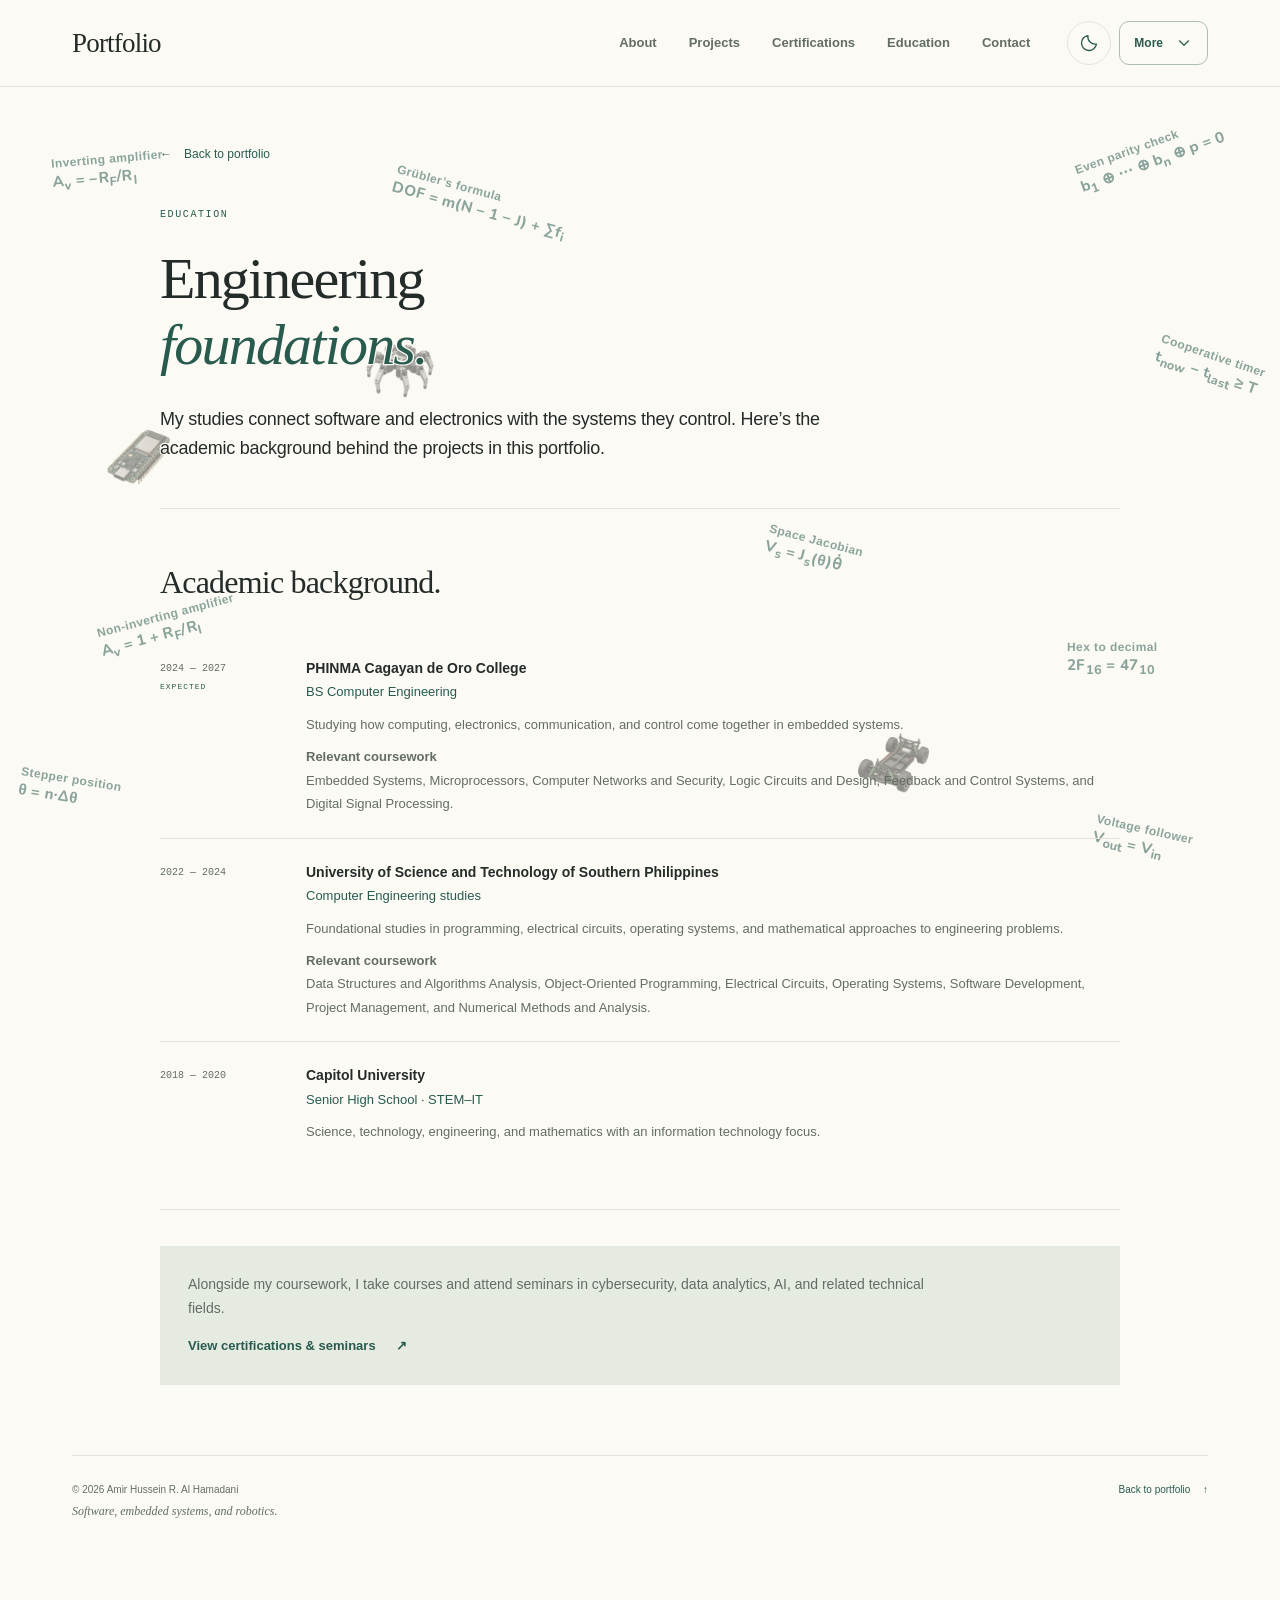
<file: education.html>
<!doctype html>
<html lang="en">
  <head>
    <meta charset="utf-8">
    <meta name="viewport" content="width=device-width, initial-scale=1">
    <meta name="color-scheme" content="light">
    <meta name="theme-color" content="#fcfaf5">
    <title>Education — Amir Al Hamadani</title>
    <meta name="description" content="Amir Al Hamadani’s Computer Engineering education and coursework in software, electronics, embedded systems, and control.">
    <meta property="og:type" content="website">
    <meta property="og:title" content="Education — Amir Al Hamadani">
    <meta property="og:description" content="Amir Al Hamadani’s Computer Engineering education and coursework in software, electronics, embedded systems, and control.">
    <meta property="og:url" content="https://alhamadaniamir.github.io/education.html">
    <link rel="canonical" href="https://alhamadaniamir.github.io/education.html">
    <!-- Read the saved theme before the first paint, including the loading screen. -->
    <script>
      (() => {
        function handleTransitionPromises(event) {
          const transition = event.viewTransition;
          if (!transition) return;
          transition.ready.catch(() => {});
          transition.updateCallbackDone.catch(() => {});
          transition.finished.catch(() => {});
        }
        window.addEventListener('pageswap', handleTransitionPromises);
        // Register before the first paint so a slow deferred script cannot miss arrival.
        window.addEventListener('pagereveal', (event) => {
          handleTransitionPromises(event);
          window.portfolioPageTransition = null;
          const transition = event.viewTransition;
          if (!transition) return;
          if (document.readyState === 'loading' || document.querySelector('#site-styles')?.media !== 'all' ||
              window.matchMedia('(prefers-reduced-motion: reduce)').matches ||
              document.documentElement.matches('.page-preparing, .page-loading, .welcome-active, .welcome-pending')) {
            transition.skipTransition();
            return;
          }
          window.portfolioPageTransition = transition;
        });
        let theme = 'light';
        try { if (localStorage.getItem('portfolio-theme') === 'dark') theme = 'dark'; } catch {}
        document.documentElement.dataset.theme = theme;
        document.querySelector('meta[name="color-scheme"]').content = theme;
        document.querySelector('meta[name="theme-color"]').content = theme === 'dark' ? '#151d19' : '#fcfaf5';
      })();
    </script>
    <!-- Critical loading styles stay inline so a slow stylesheet cannot hide the indicator. -->
    <style>
      @media (prefers-reduced-motion: no-preference) { @view-transition { navigation: auto; types: page; } }
      :root { color-scheme: light; --paper: #fcfaf5; --ink: #242c29; --muted: #626d65; --accent: #285b4e; --rule: #e7e3d9; --soft-green: #e6ebe2; }
      :root[data-theme="dark"] { color-scheme: dark; --paper: #151d19; --ink: #e6ece5; --muted: #afbdb1; --accent: #9ecdb2; --rule: #34463a; --soft-green: #23382c; }
      html.page-preparing { background: var(--paper); }
      html.page-preparing body { visibility: hidden; }
      html.page-loading { overflow: hidden; }
      .page-loader { position: fixed; inset: 0; z-index: 100; visibility: visible; display: grid; place-items: center; padding: 32px; background: var(--paper); color: var(--ink); opacity: 1; transition: opacity .16s ease-out; }
      .page-loader--leaving { opacity: 0; pointer-events: none; }
      .page-loader:focus { outline: none; }
      .page-loader-content { width: min(224px, 100%); }
      .page-loader-brand { margin-bottom: 24px; font: 400 28px/1.2 Georgia, serif; letter-spacing: -.7px; text-align: center; }
      .page-loader-track { height: 1px; overflow: hidden; background: var(--rule); }
      .page-loader-track::after { content: ""; display: block; width: 36%; height: 100%; background: var(--accent); animation: loading-sweep 1.6s ease-in-out infinite; }
      .page-loader-meta { display: flex; align-items: center; justify-content: space-between; gap: 16px; margin-top: 8px; }
      .page-loader-label { margin: 0; color: var(--muted); font: 11px/1.6 "Segoe UI", Arial, sans-serif; letter-spacing: .2px; }
      .page-loader button { display: inline-flex; align-items: center; gap: 8px; min-height: 44px; padding: 8px 0 8px 8px; border: 0; background: transparent; color: var(--accent); font: 11px/1.6 "Segoe UI", Arial, sans-serif; cursor: pointer; }
      .page-loader button:hover { text-decoration: underline; text-underline-offset: 4px; }
      .page-loader button:focus-visible { outline: 2px solid var(--accent); outline-offset: 4px; }
      @keyframes loading-sweep { 0% { transform: translateX(-110%); } 100% { transform: translateX(390%); } }
      @media (prefers-reduced-motion: reduce) { .page-loader { transition: none; } .page-loader-track::after { animation: none; width: 36%; } }
      @media print { html.page-preparing body { visibility: visible; } .page-loader { display: none !important; } }
    </style>
    <script>
      (() => {
        document.documentElement.classList.add('page-preparing');
        let finished = false;
        let stylesReady = false;
        let contentReady = false;
        let loader;
        let previousFocus;
        let observer;
        let showTimer;
        const inertElements = new Map();

        function finishWhenReady() {
          if (stylesReady && contentReady) restorePage();
        }

        function restorePage() {
          if (finished) return;
          finished = true;
          window.clearTimeout(showTimer);
          window.clearTimeout(fallbackTimer);
          observer?.disconnect();
          document.documentElement.classList.remove('page-loading', 'page-preparing');
          inertElements.forEach((wasInert, element) => { element.inert = wasInert; });
          if (loader?.contains(document.activeElement)) previousFocus?.focus({ preventScroll: true });
          if (loader) {
            loader.inert = true;
            loader.removeAttribute('aria-modal');
            loader.setAttribute('aria-hidden', 'true');
            if (window.matchMedia('(prefers-reduced-motion: reduce)').matches) loader.remove();
            else {
              loader.classList.add('page-loader--leaving');
              window.setTimeout(() => loader.remove(), 180);
            }
          }
        }

        function makeInert(element) {
          if (element === loader || inertElements.has(element)) return;
          inertElements.set(element, element.inert);
          element.inert = true;
        }

        function showLoader() {
          if (finished) return;
          if (!document.body) {
            showTimer = window.setTimeout(showLoader, 50);
            return;
          }
          previousFocus = document.activeElement;
          // Show the inline loader even if the stylesheet is still downloading.
          const styles = document.querySelector('#site-styles');
          if (!stylesReady && styles) styles.media = 'print';
          loader = document.createElement('div');
          loader.id = 'page-loader';
          loader.className = 'page-loader';
          loader.setAttribute('role', 'dialog');
          loader.setAttribute('aria-modal', 'true');
          loader.setAttribute('aria-label', 'Loading portfolio');
          loader.tabIndex = -1;
          loader.innerHTML = '<div class="page-loader-content"><div class="page-loader-brand" aria-hidden="true">Portfolio</div><div class="page-loader-track" aria-hidden="true"></div><div class="page-loader-meta"><p class="page-loader-label" role="status">Loading…</p><button type="button" aria-label="Continue to portfolio">Continue <span aria-hidden="true">→</span></button></div></div>';
          [...document.body.children].forEach(makeInert);
          observer = new MutationObserver((records) => {
            records.forEach((record) => record.addedNodes.forEach((node) => {
              if (node.nodeType === Node.ELEMENT_NODE) makeInert(node);
            }));
          });
          observer.observe(document.body, { childList: true });
          document.body.append(loader);
          document.documentElement.classList.add('page-loading');
          const continueButton = loader.querySelector('button');
          continueButton.addEventListener('click', restorePage);
          loader.addEventListener('keydown', (event) => {
            if (finished) return;
            if (event.key === 'Escape') restorePage();
            if (event.key === 'Tab') { event.preventDefault(); continueButton.focus(); }
          });
          loader.focus({ preventScroll: true });
        }

        document.addEventListener('load', (event) => {
          if (event.target.id === 'site-styles') {
            event.target.media = 'all';
            document.documentElement.classList.remove('page-preparing');
            stylesReady = true;
            finishWhenReady();
          }
        }, true);
        document.addEventListener('error', (event) => {
          if (event.target.id === 'site-styles') restorePage();
        }, true);
        // Photos and videos can finish in the background once the page can be read.
        document.addEventListener('DOMContentLoaded', () => {
          contentReady = true;
          finishWhenReady();
        }, { once: true });
        window.addEventListener('pagehide', () => loader?.remove());
        window.addEventListener('pageshow', (event) => {
          if (event.persisted) {
            restorePage();
            loader?.remove();
          }
        });
        const fallbackTimer = window.setTimeout(restorePage, 8000);
        showTimer = window.setTimeout(showLoader, 600);
      })();
    </script>
    <link rel="preload" href="style.css" as="style" fetchpriority="high">
    <link id="site-styles" rel="stylesheet" href="style.css" media="all">
    <noscript><link rel="stylesheet" href="style.css"></noscript>
    <script src="theme.js" defer></script>
    <script src="script.js" defer></script>
    <script src="engineering-field.js" defer></script>
  </head>
  <body>
    <a class="skip-link" href="#main">Skip to content</a>
    <header class="site-header">
      <div class="header-inner">
        <a class="wordmark" href="index.html#about" aria-label="Portfolio home"><span>Portfolio</span></a>
        <nav class="main-nav" aria-label="Main navigation">
          <a href="index.html#about" class="nav-link">About</a>
          <a href="index.html#work" class="nav-link">Projects</a>
          <a href="index.html#certifications" class="nav-link">Certifications</a>
          <a href="index.html#background" class="nav-link">Education</a>
          <a href="index.html#contact" class="nav-link">Contact</a>
        </nav>
        <button class="theme-toggle theme-toggle--header" type="button" role="switch" aria-checked="false" aria-label="Dark theme" title="Switch to dark theme" data-theme-toggle hidden>
          <svg class="theme-icon-moon" viewBox="0 0 24 24" aria-hidden="true"><path d="M20.9 13.3A9 9 0 0 1 10.7 3.1a9 9 0 1 0 10.2 10.2Z"/></svg>
          <svg class="theme-icon-sun" viewBox="0 0 24 24" aria-hidden="true"><circle cx="12" cy="12" r="4"/><path d="M12 2v2m0 16v2M2 12h2m16 0h2M4.9 4.9l1.4 1.4m11.4 11.4 1.4 1.4m0-14.2-1.4 1.4M6.3 17.7l-1.4 1.4"/></svg>
        </button>
        <details class="site-menu">
          <summary aria-label="More navigation links"><span>More</span><svg viewBox="0 0 24 24" aria-hidden="true"><path d="m6 9 6 6 6-6" stroke-linecap="round" stroke-linejoin="round"/></svg></summary>
          <nav class="menu-panel" aria-label="More pages">
            <p class="menu-label">EXPLORE THE PORTFOLIO</p>
            <a href="about.html">About me <span aria-hidden="true">↗</span></a>
            <a href="research.html">Research <span aria-hidden="true">↗</span></a>
            <a href="projects.html">All projects <span aria-hidden="true">↗</span></a>
            <a href="certifications.html">Certifications &amp; seminars <span aria-hidden="true">↗</span></a>
            <a href="education.html" aria-current="page">Education <span aria-hidden="true">↗</span></a>
            <a href="contact.html">Get in touch <span aria-hidden="true">↗</span></a>
          </nav>
        </details>
      </div>
    </header>

    <main id="main" class="archive-main education-page">
      <a class="archive-back" href="index.html#about"><span aria-hidden="true">←</span> Back to portfolio</a>
      <section class="archive-intro" aria-labelledby="archive-title">
        <p class="section-eyebrow">EDUCATION</p>
        <h1 id="archive-title">Engineering<br><em>foundations.</em></h1>
        <p class="intro-lead">My studies connect software and electronics with the systems they control. Here’s the academic background behind the projects in this portfolio.</p>
      </section>

      <section class="archive-section" aria-labelledby="academic-title">
        <h2 id="academic-title">Academic background.</h2>
        <div class="education-list">
          <article class="education-item">
            <p class="education-date">2024 — 2027 <span>EXPECTED</span></p>
            <div>
              <h3>PHINMA Cagayan de Oro College</h3>
              <p>BS Computer Engineering</p>
              <p class="education-detail">Studying how computing, electronics, communication, and control come together in embedded systems.</p>
              <p class="education-detail"><strong>Relevant coursework</strong><br>Embedded Systems, Microprocessors, Computer Networks and Security, Logic Circuits and Design, Feedback and Control Systems, and Digital Signal Processing.</p>
            </div>
          </article>
          <article class="education-item">
            <p class="education-date">2022 — 2024</p>
            <div>
              <h3>University of Science and Technology of Southern Philippines</h3>
              <p>Computer Engineering studies</p>
              <p class="education-detail">Foundational studies in programming, electrical circuits, operating systems, and mathematical approaches to engineering problems.</p>
              <p class="education-detail"><strong>Relevant coursework</strong><br>Data Structures and Algorithms Analysis, Object-Oriented Programming, Electrical Circuits, Operating Systems, Software Development, Project Management, and Numerical Methods and Analysis.</p>
            </div>
          </article>
          <article class="education-item">
            <p class="education-date">2018 — 2020</p>
            <div>
              <h3>Capitol University</h3>
              <p>Senior High School · STEM–IT</p>
              <p class="education-detail">Science, technology, engineering, and mathematics with an information technology focus.</p>
            </div>
          </article>
        </div>
      </section>

      <div class="archive-cta">
        <p>Alongside my coursework, I take courses and attend seminars in cybersecurity, data analytics, AI, and related technical fields.</p>
        <a class="text-link" href="certifications.html">View certifications &amp; seminars <span aria-hidden="true">↗</span></a>
      </div>
    </main>
    <footer class="site-footer"><div><p>© <span id="year">2026</span> Amir Hussein R. Al Hamadani</p><a href="index.html#about">Back to portfolio <span aria-hidden="true">↑</span></a></div><p class="footer-note">Software, embedded systems, and robotics.</p></footer>
  </body>
</html>
</file>
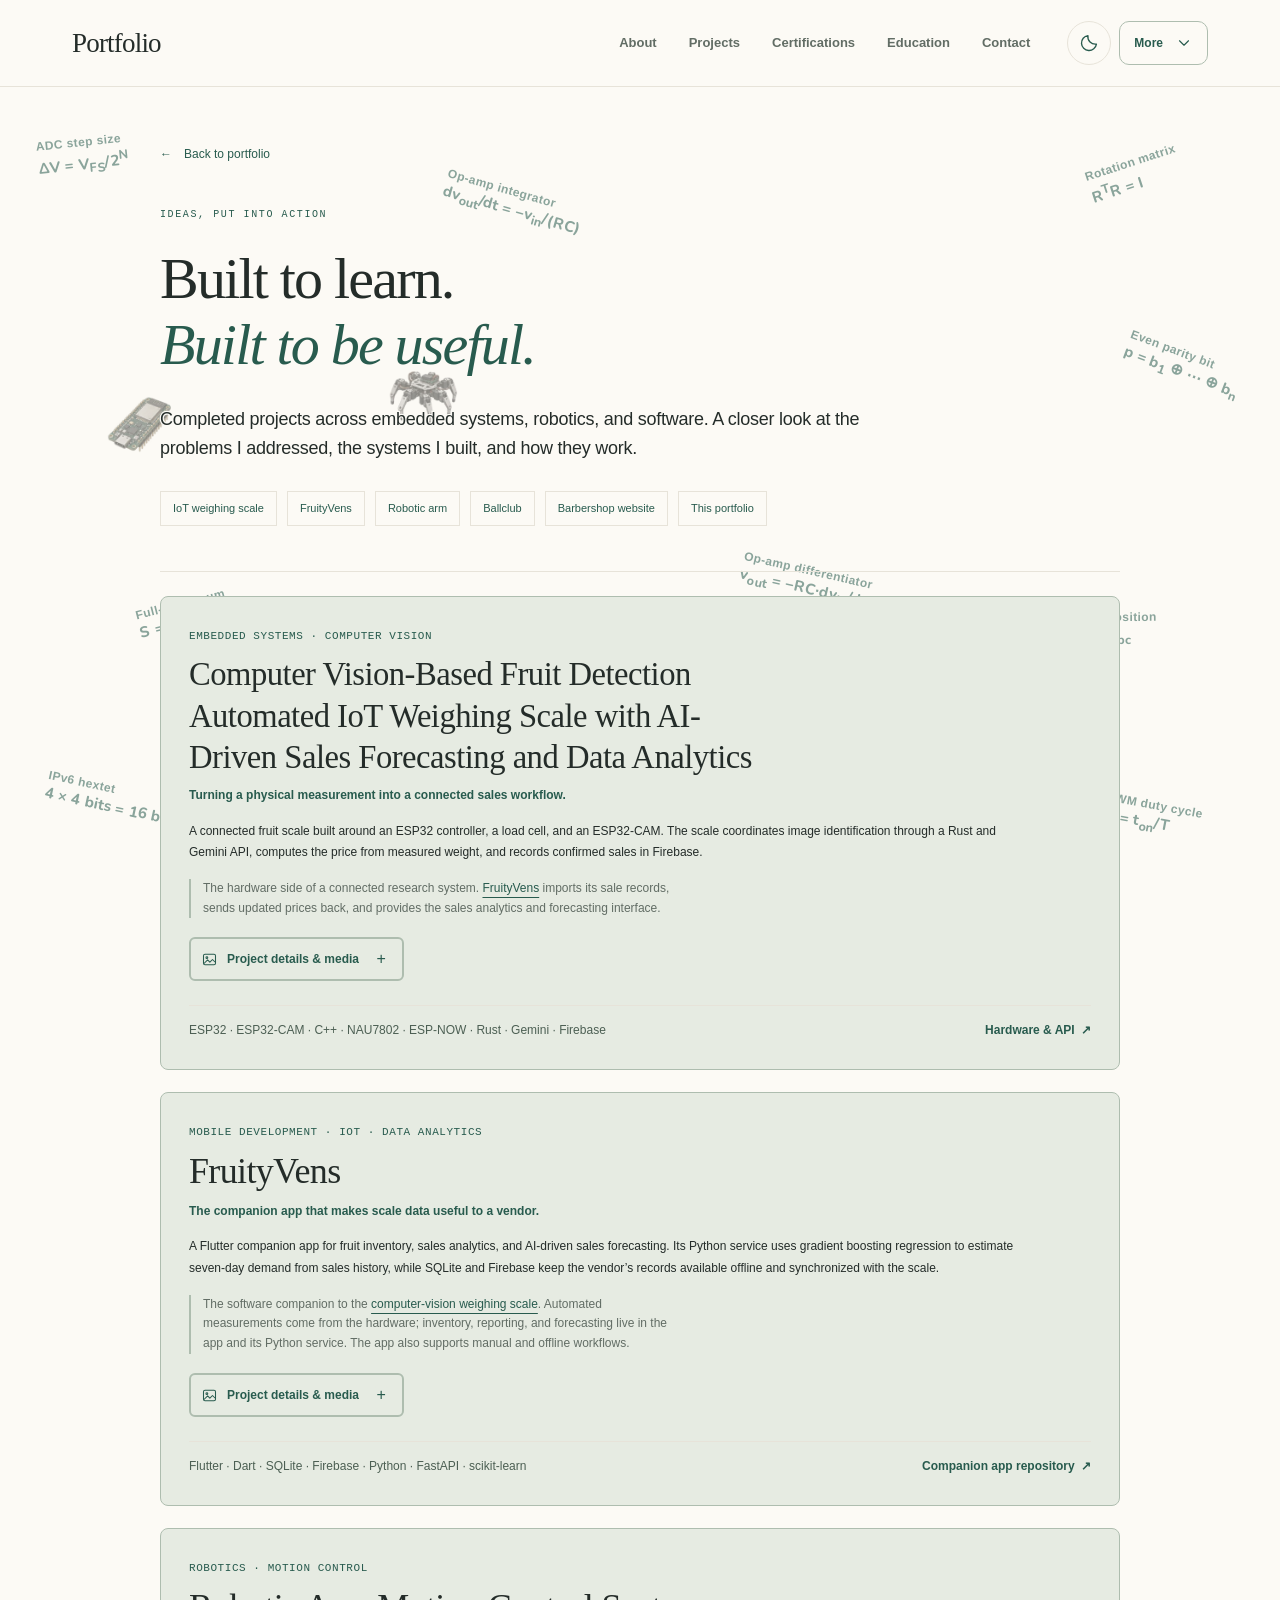
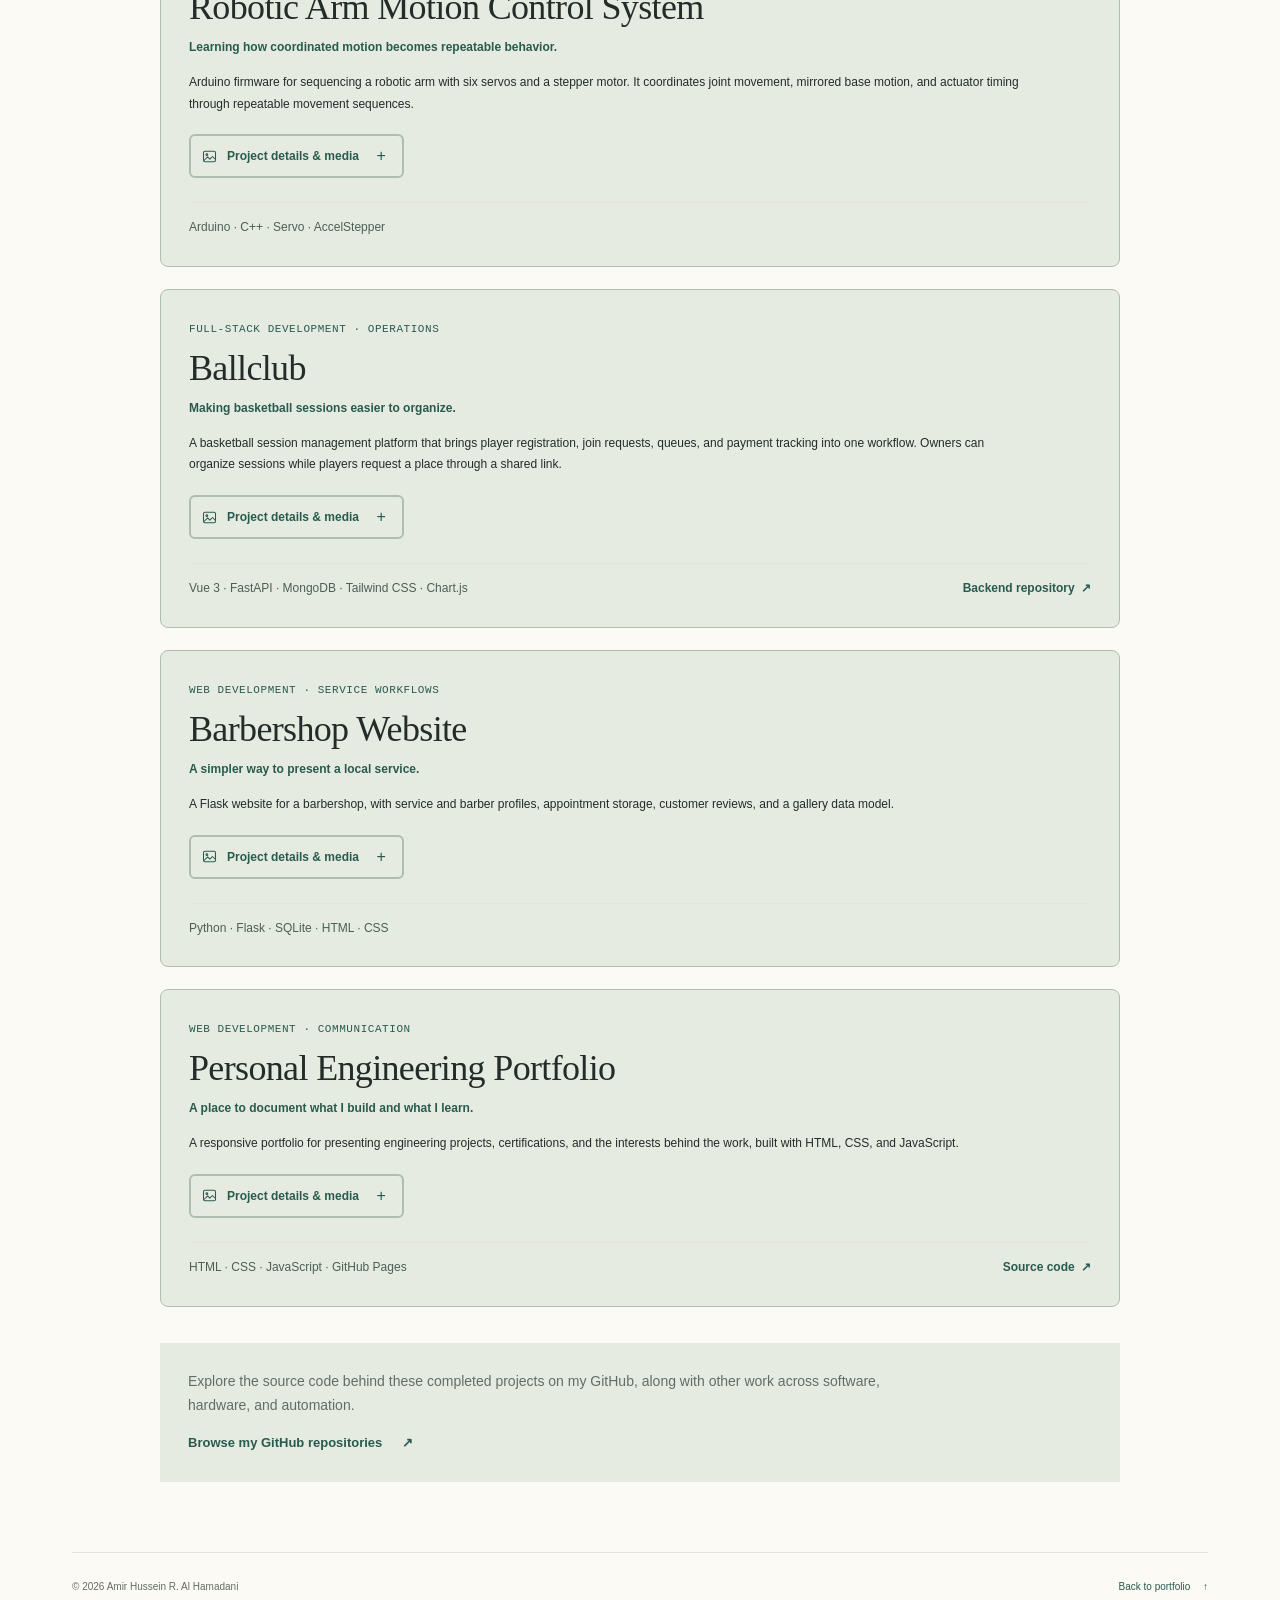
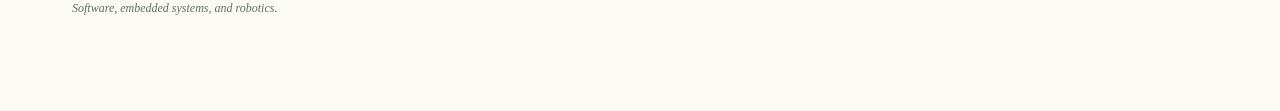
<file: projects.html>
<!doctype html>
<html lang="en">
  <head>
    <meta charset="utf-8">
    <meta name="viewport" content="width=device-width, initial-scale=1">
    <meta name="color-scheme" content="light">
    <meta name="theme-color" content="#fcfaf5">
    <title>Projects — Amir Al Hamadani</title>
    <meta name="description" content="Amir Al Hamadani’s projects in embedded systems, computer vision, robotics, and software.">
    <meta property="og:type" content="website">
    <meta property="og:title" content="Projects — Amir Al Hamadani">
    <meta property="og:description" content="Amir Al Hamadani’s projects in embedded systems, computer vision, robotics, and software.">
    <meta property="og:url" content="https://alhamadaniamir.github.io/projects.html">
    <link rel="canonical" href="https://alhamadaniamir.github.io/projects.html">
    <!-- Read the saved theme before the first paint, including the loading screen. -->
    <script>
      (() => {
        function handleTransitionPromises(event) {
          const transition = event.viewTransition;
          if (!transition) return;
          transition.ready.catch(() => {});
          transition.updateCallbackDone.catch(() => {});
          transition.finished.catch(() => {});
        }
        window.addEventListener('pageswap', handleTransitionPromises);
        // Register before the first paint so a slow deferred script cannot miss arrival.
        window.addEventListener('pagereveal', (event) => {
          handleTransitionPromises(event);
          window.portfolioPageTransition = null;
          const transition = event.viewTransition;
          if (!transition) return;
          if (document.readyState === 'loading' || document.querySelector('#site-styles')?.media !== 'all' ||
              window.matchMedia('(prefers-reduced-motion: reduce)').matches ||
              document.documentElement.matches('.page-preparing, .page-loading, .welcome-active, .welcome-pending')) {
            transition.skipTransition();
            return;
          }
          window.portfolioPageTransition = transition;
        });
        let theme = 'light';
        try { if (localStorage.getItem('portfolio-theme') === 'dark') theme = 'dark'; } catch {}
        document.documentElement.dataset.theme = theme;
        document.querySelector('meta[name="color-scheme"]').content = theme;
        document.querySelector('meta[name="theme-color"]').content = theme === 'dark' ? '#151d19' : '#fcfaf5';
      })();
    </script>
    <!-- Critical loading styles stay inline so a slow stylesheet cannot hide the indicator. -->
    <style>
      @media (prefers-reduced-motion: no-preference) { @view-transition { navigation: auto; types: page; } }
      :root { color-scheme: light; --paper: #fcfaf5; --ink: #242c29; --muted: #626d65; --accent: #285b4e; --rule: #e7e3d9; --soft-green: #e6ebe2; }
      :root[data-theme="dark"] { color-scheme: dark; --paper: #151d19; --ink: #e6ece5; --muted: #afbdb1; --accent: #9ecdb2; --rule: #34463a; --soft-green: #23382c; }
      html.page-preparing { background: var(--paper); }
      html.page-preparing body { visibility: hidden; }
      html.page-loading { overflow: hidden; }
      .page-loader { position: fixed; inset: 0; z-index: 100; visibility: visible; display: grid; place-items: center; padding: 32px; background: var(--paper); color: var(--ink); opacity: 1; transition: opacity .16s ease-out; }
      .page-loader--leaving { opacity: 0; pointer-events: none; }
      .page-loader:focus { outline: none; }
      .page-loader-content { width: min(224px, 100%); }
      .page-loader-brand { margin-bottom: 24px; font: 400 28px/1.2 Georgia, serif; letter-spacing: -.7px; text-align: center; }
      .page-loader-track { height: 1px; overflow: hidden; background: var(--rule); }
      .page-loader-track::after { content: ""; display: block; width: 36%; height: 100%; background: var(--accent); animation: loading-sweep 1.6s ease-in-out infinite; }
      .page-loader-meta { display: flex; align-items: center; justify-content: space-between; gap: 16px; margin-top: 8px; }
      .page-loader-label { margin: 0; color: var(--muted); font: 11px/1.6 "Segoe UI", Arial, sans-serif; letter-spacing: .2px; }
      .page-loader button { display: inline-flex; align-items: center; gap: 8px; min-height: 44px; padding: 8px 0 8px 8px; border: 0; background: transparent; color: var(--accent); font: 11px/1.6 "Segoe UI", Arial, sans-serif; cursor: pointer; }
      .page-loader button:hover { text-decoration: underline; text-underline-offset: 4px; }
      .page-loader button:focus-visible { outline: 2px solid var(--accent); outline-offset: 4px; }
      @keyframes loading-sweep { 0% { transform: translateX(-110%); } 100% { transform: translateX(390%); } }
      @media (prefers-reduced-motion: reduce) { .page-loader { transition: none; } .page-loader-track::after { animation: none; width: 36%; } }
      @media print { html.page-preparing body { visibility: visible; } .page-loader { display: none !important; } }
    </style>
    <script>
      (() => {
        document.documentElement.classList.add('page-preparing');
        let finished = false;
        let stylesReady = false;
        let contentReady = false;
        let loader;
        let previousFocus;
        let observer;
        let showTimer;
        const inertElements = new Map();

        function finishWhenReady() {
          if (stylesReady && contentReady) restorePage();
        }

        function restorePage() {
          if (finished) return;
          finished = true;
          window.clearTimeout(showTimer);
          window.clearTimeout(fallbackTimer);
          observer?.disconnect();
          document.documentElement.classList.remove('page-loading', 'page-preparing');
          inertElements.forEach((wasInert, element) => { element.inert = wasInert; });
          if (loader?.contains(document.activeElement)) previousFocus?.focus({ preventScroll: true });
          if (loader) {
            loader.inert = true;
            loader.removeAttribute('aria-modal');
            loader.setAttribute('aria-hidden', 'true');
            if (window.matchMedia('(prefers-reduced-motion: reduce)').matches) loader.remove();
            else {
              loader.classList.add('page-loader--leaving');
              window.setTimeout(() => loader.remove(), 180);
            }
          }
        }

        function makeInert(element) {
          if (element === loader || inertElements.has(element)) return;
          inertElements.set(element, element.inert);
          element.inert = true;
        }

        function showLoader() {
          if (finished) return;
          if (!document.body) {
            showTimer = window.setTimeout(showLoader, 50);
            return;
          }
          previousFocus = document.activeElement;
          // Show the inline loader even if the stylesheet is still downloading.
          const styles = document.querySelector('#site-styles');
          if (!stylesReady && styles) styles.media = 'print';
          loader = document.createElement('div');
          loader.id = 'page-loader';
          loader.className = 'page-loader';
          loader.setAttribute('role', 'dialog');
          loader.setAttribute('aria-modal', 'true');
          loader.setAttribute('aria-label', 'Loading portfolio');
          loader.tabIndex = -1;
          loader.innerHTML = '<div class="page-loader-content"><div class="page-loader-brand" aria-hidden="true">Portfolio</div><div class="page-loader-track" aria-hidden="true"></div><div class="page-loader-meta"><p class="page-loader-label" role="status">Loading…</p><button type="button" aria-label="Continue to portfolio">Continue <span aria-hidden="true">→</span></button></div></div>';
          [...document.body.children].forEach(makeInert);
          observer = new MutationObserver((records) => {
            records.forEach((record) => record.addedNodes.forEach((node) => {
              if (node.nodeType === Node.ELEMENT_NODE) makeInert(node);
            }));
          });
          observer.observe(document.body, { childList: true });
          document.body.append(loader);
          document.documentElement.classList.add('page-loading');
          const continueButton = loader.querySelector('button');
          continueButton.addEventListener('click', restorePage);
          loader.addEventListener('keydown', (event) => {
            if (finished) return;
            if (event.key === 'Escape') restorePage();
            if (event.key === 'Tab') { event.preventDefault(); continueButton.focus(); }
          });
          loader.focus({ preventScroll: true });
        }

        document.addEventListener('load', (event) => {
          if (event.target.id === 'site-styles') {
            event.target.media = 'all';
            document.documentElement.classList.remove('page-preparing');
            stylesReady = true;
            finishWhenReady();
          }
        }, true);
        document.addEventListener('error', (event) => {
          if (event.target.id === 'site-styles') restorePage();
        }, true);
        // Photos and videos can finish in the background once the page can be read.
        document.addEventListener('DOMContentLoaded', () => {
          contentReady = true;
          finishWhenReady();
        }, { once: true });
        window.addEventListener('pagehide', () => loader?.remove());
        window.addEventListener('pageshow', (event) => {
          if (event.persisted) {
            restorePage();
            loader?.remove();
          }
        });
        const fallbackTimer = window.setTimeout(restorePage, 8000);
        showTimer = window.setTimeout(showLoader, 600);
      })();
    </script>
    <link rel="preload" href="style.css" as="style" fetchpriority="high">
    <link id="site-styles" rel="stylesheet" href="style.css" media="all">
    <noscript><link rel="stylesheet" href="style.css"></noscript>
    <script src="theme.js" defer></script>
    <script src="script.js" defer></script>
    <script src="engineering-field.js" defer></script>
    <script src="gallery-preview.js" defer></script>
    <script src="media-viewer.js" defer></script>
  </head>
  <body>
    <a class="skip-link" href="#main">Skip to content</a>
    <header class="site-header">
      <div class="header-inner">
        <a class="wordmark" href="index.html#about" aria-label="Portfolio home"><span>Portfolio</span></a>
        <nav class="main-nav" aria-label="Main navigation">
          <a href="index.html#about" class="nav-link">About</a>
          <a href="index.html#work" class="nav-link">Projects</a>
          <a href="index.html#certifications" class="nav-link">Certifications</a>
          <a href="index.html#background" class="nav-link">Education</a>
          <a href="index.html#contact" class="nav-link">Contact</a>
        </nav>
        <button class="theme-toggle theme-toggle--header" type="button" role="switch" aria-checked="false" aria-label="Dark theme" title="Switch to dark theme" data-theme-toggle hidden>
          <svg class="theme-icon-moon" viewBox="0 0 24 24" aria-hidden="true"><path d="M20.9 13.3A9 9 0 0 1 10.7 3.1a9 9 0 1 0 10.2 10.2Z"/></svg>
          <svg class="theme-icon-sun" viewBox="0 0 24 24" aria-hidden="true"><circle cx="12" cy="12" r="4"/><path d="M12 2v2m0 16v2M2 12h2m16 0h2M4.9 4.9l1.4 1.4m11.4 11.4 1.4 1.4m0-14.2-1.4 1.4M6.3 17.7l-1.4 1.4"/></svg>
        </button>
        <details class="site-menu">
          <summary aria-label="More navigation links"><span>More</span><svg viewBox="0 0 24 24" aria-hidden="true"><path d="m6 9 6 6 6-6" stroke-linecap="round" stroke-linejoin="round"/></svg></summary>
          <nav class="menu-panel" aria-label="More pages">
            <p class="menu-label">EXPLORE THE PORTFOLIO</p>
            <a href="about.html">About me <span aria-hidden="true">↗</span></a>
            <a href="research.html">Research <span aria-hidden="true">↗</span></a>
            <a href="projects.html" aria-current="page">All projects <span aria-hidden="true">↗</span></a>
            <a href="certifications.html">Certifications &amp; seminars <span aria-hidden="true">↗</span></a>
            <a href="education.html">Education <span aria-hidden="true">↗</span></a>
            <a href="contact.html">Get in touch <span aria-hidden="true">↗</span></a>
          </nav>
        </details>
      </div>
    </header>

    <main id="main" class="archive-main">
      <a class="archive-back" href="index.html#about"><span aria-hidden="true">←</span> Back to portfolio</a>
      <section class="archive-intro" aria-labelledby="archive-title">
        <p class="section-eyebrow">IDEAS, PUT INTO ACTION</p>
        <h1 id="archive-title">Built to learn.<br><em>Built to be useful.</em></h1>
        <p class="intro-lead">Completed projects across embedded systems, robotics, and software. A closer look at the problems I addressed, the systems I built, and how they work.</p>
        <nav class="archive-jumps" aria-label="Browse projects"><a href="#vision-scale">IoT weighing scale</a><a href="#fruityvens">FruityVens</a><a href="#robotic-arm">Robotic arm</a><a href="#ballclub">Ballclub</a><a href="#barbershop">Barbershop website</a><a href="#portfolio">This portfolio</a></nav>
      </section>
      <section class="archive-projects" aria-label="Project collection"><article class="project" id="vision-scale">
  <div class="project-topline"><span class="project-category">EMBEDDED SYSTEMS · COMPUTER VISION</span></div>
  <h3 class="project-title-long">Computer Vision-Based Fruit Detection Automated IoT Weighing Scale with AI-Driven Sales Forecasting and Data Analytics</h3><p class="project-subtitle">Turning a physical measurement into a connected sales workflow.</p>
  <p>A connected fruit scale built around an ESP32 controller, a load cell, and an ESP32-CAM. The scale coordinates image identification through a Rust and Gemini API, computes the price from measured weight, and records confirmed sales in Firebase.</p><p class="project-connection">The hardware side of a connected research system. <a href="#fruityvens">FruityVens</a> imports its sale records, sends updated prices back, and provides the sales analytics and forecasting interface.</p>
  <details class="project-details"><summary>Project details &amp; media <span aria-hidden="true">+</span></summary><div class="details-content"><div class="project-features">
  <div class="project-feature"><h4>Measurement &amp; identification</h4><p>The scale controls when the camera captures an image. A Rust API returns a normalized fruit label, including named mango varieties, and the scale displays fruit, weight, and price on its LCD.</p></div>
  <div class="project-feature"><h4>Device communication</h4><p>Five-point load-cell calibration and filtered measurements support the weighing workflow. ESP-NOW carries commands, detection results, sale acknowledgements, and price updates between boards.</p></div>
  <div class="project-feature"><h4>Connected sales</h4><p>Sales can upload directly or through a dedicated ESP32 Firebase worker. Cloud price updates flow back to the scale, connecting its physical workflow to FruityVens.</p></div>
</div><section class="engineering-decision" aria-labelledby="vision-scale-decision">
  <p class="section-eyebrow">ENGINEERING DECISION</p>
  <h4 id="vision-scale-decision">Keep the Gemini key on the server</h4>
  <p>The ESP32-CAM sends identification requests to an authenticated Rust API, which calls Gemini using a server-held key. This keeps the Gemini credential off the camera and centralizes fruit-label handling.</p>
  <p class="decision-tradeoff"><strong>Trade-off:</strong> An extra service to run, with identification depending on both the backend and Gemini being reachable.</p>
 </section><div class="project-media" role="group" aria-label="IoT weighing scale project documentation"><figure class="media-item">
  <a class="media-image-link" href="assets/projects/vision-scale/scale-prototype.jpeg" target="_blank" rel="noopener noreferrer" aria-label="Open full-size image in a new tab: Fruit-weighing scale prototype with an overhead camera, front display, and sample fruit on a laboratory table.">
    <img class="project-image" src="assets/projects/vision-scale/scale-prototype.jpeg" alt="Fruit-weighing scale prototype with an overhead camera, front display, and sample fruit on a laboratory table." width="3024" height="4032" loading="lazy" decoding="async">
    <span class="media-open" aria-hidden="true">View full size ↗</span>
  </a>
  <figcaption><span class="media-type">PROJECT PHOTO</span>The assembled scale and overhead camera, ready for fruit-detection testing.</figcaption>
 </figure><figure class="media-item">
  <a class="media-image-link" href="assets/projects/vision-scale/apple-detection-test.jpeg" target="_blank" rel="noopener noreferrer" aria-label="Open full-size image in a new tab: An apple on the prototype scale while the team works with laptops beside the device.">
    <img class="project-image" src="assets/projects/vision-scale/apple-detection-test.jpeg" alt="An apple on the prototype scale while the team works with laptops beside the device." width="3024" height="4032" loading="lazy" decoding="async">
    <span class="media-open" aria-hidden="true">View full size ↗</span>
  </a>
  <figcaption><span class="media-type">PROJECT PHOTO</span>Testing the scale with an apple during a laboratory development session.</figcaption>
 </figure><figure class="media-item media-item--wide">
  <video class="project-video" controls playsinline preload="none" poster="assets/projects/vision-scale/fruit-weighing-demo-poster.jpg" width="720" height="1280" aria-label="Fruit weighing and on-device sale confirmation.">
    <source src="assets/projects/vision-scale/fruit-weighing-demo.mp4" type="video/mp4">
    Your browser does not support this video. <a href="assets/projects/vision-scale/fruit-weighing-demo.mp4">Open the video file</a>.
  </video>
  <figcaption><span class="media-type">PROJECT VIDEO · 0:22</span>Fruit weighing and on-device sale confirmation.</figcaption>
 </figure><figure class="media-item media-item--wide">
  <video class="project-video" controls playsinline preload="none" poster="assets/projects/vision-scale/connected-sales-demo-poster.jpg" width="720" height="1280" aria-label="Scale readings and the connected sales dashboard.">
    <source src="assets/projects/vision-scale/connected-sales-demo.mp4" type="video/mp4">
    Your browser does not support this video. <a href="assets/projects/vision-scale/connected-sales-demo.mp4">Open the video file</a>.
  </video>
  <figcaption><span class="media-type">PROJECT VIDEO · 0:17</span>Scale readings and the connected sales dashboard.</figcaption>
 </figure><figure class="media-item media-item--wide">
  <video class="project-video" controls playsinline preload="none" poster="assets/projects/vision-scale/scale-cad-model-poster.jpg" width="576" height="1024" aria-label="CAD model of the scale enclosure and camera mount.">
    <source src="assets/projects/vision-scale/scale-cad-model.mp4" type="video/mp4">
    Your browser does not support this video. <a href="assets/projects/vision-scale/scale-cad-model.mp4">Open the video file</a>.
  </video>
  <figcaption><span class="media-type">PROJECT VIDEO · 0:05</span>CAD model of the scale enclosure and camera mount.</figcaption>
 </figure></div></div></details>
  <div class="project-bottom"><p class="project-stack">ESP32 · ESP32-CAM · C++ · NAU7802 · ESP-NOW · Rust · Gemini · Firebase</p><div class="project-links"><a href="https://github.com/alhamadaniamir/My-thesis-Project-correlation-with-FruityVens-App">Hardware &amp; API <span aria-hidden="true">↗</span></a></div></div>
 </article><article class="project" id="fruityvens">
  <div class="project-topline"><span class="project-category">MOBILE DEVELOPMENT · IOT · DATA ANALYTICS</span></div>
  <h3>FruityVens</h3><p class="project-subtitle">The companion app that makes scale data useful to a vendor.</p>
  <p>A Flutter companion app for fruit inventory, sales analytics, and AI-driven sales forecasting. Its Python service uses gradient boosting regression to estimate seven-day demand from sales history, while SQLite and Firebase keep the vendor’s records available offline and synchronized with the scale.</p><p class="project-connection">The software companion to the <a href="#vision-scale">computer-vision weighing scale</a>. Automated measurements come from the hardware; inventory, reporting, and forecasting live in the app and its Python service. The app also supports manual and offline workflows.</p>
  <details class="project-details"><summary>Project details &amp; media <span aria-hidden="true">+</span></summary><div class="details-content"><div class="project-features">
  <div class="project-feature"><h4>Scale synchronization</h4><p>Imports sale logs from the connected scale through Firebase, normalizes weights and prices, and derives stable identifiers to prevent duplicate imports. Price changes can be published back to the scale.</p></div>
  <div class="project-feature"><h4>Inventory &amp; reporting</h4><p>Supports inventory management, transaction history, revenue summaries, and PDF reports, with local storage for offline workflows.</p></div>
  <div class="project-feature"><h4>AI-driven sales forecasting</h4><p>A Python service uses scikit-learn’s GradientBoostingRegressor to forecast seven-day fruit demand from transaction history. When there is too little training data, it falls back to estimates based on recent sales rates.</p></div>
  <div class="project-feature"><h4>Sign-in &amp; approval workflows</h4><p>Firebase email/password and Google sign-in handle account access. Biometric or PIN unlock controls local app access. Separate owner and worker workflows let workers request sale changes for an owner to review and approve.</p></div>
</div><div class="project-media" role="group" aria-label="FruityVens companion app project documentation"><figure class="media-item">
  <a class="media-image-link" href="assets/projects/fruityvens/mobile-dashboard-test.jpeg" target="_blank" rel="noopener noreferrer" aria-label="Open full-size image in a new tab: FruityVens running on a phone with its sales dashboard visible beside a laptop displaying device data.">
    <img class="project-image" src="assets/projects/fruityvens/mobile-dashboard-test.jpeg" alt="FruityVens running on a phone with its sales dashboard visible beside a laptop displaying device data." width="1536" height="2048" loading="lazy" decoding="async">
    <span class="media-open" aria-hidden="true">View full size ↗</span>
  </a>
  <figcaption><span class="media-type">PROJECT PHOTO</span>Checking the FruityVens sales dashboard alongside the scale’s device data.</figcaption>
 </figure><figure class="media-item">
  <a class="media-image-link" href="assets/projects/fruityvens/development-workspace.jpeg" target="_blank" rel="noopener noreferrer" aria-label="Open full-size image in a new tab: FruityVens running on a phone between a monitor showing source code and a laptop showing terminal output.">
    <img class="project-image" src="assets/projects/fruityvens/development-workspace.jpeg" alt="FruityVens running on a phone between a monitor showing source code and a laptop showing terminal output." width="1920" height="1080" loading="lazy" decoding="async">
    <span class="media-open" aria-hidden="true">View full size ↗</span>
  </a>
  <figcaption><span class="media-type">PROJECT PHOTO</span>The companion app running on a physical phone during development.</figcaption>
 </figure><figure class="media-item media-item--wide">
  <video class="project-video" controls playsinline preload="none" poster="assets/projects/fruityvens/companion-app-demo-poster.jpg" width="720" height="1280" aria-label="FruityVens analytics, recent sales, and history.">
    <source src="assets/projects/fruityvens/companion-app-demo.mp4" type="video/mp4">
    Your browser does not support this video. <a href="assets/projects/fruityvens/companion-app-demo.mp4">Open the video file</a>.
  </video>
  <figcaption><span class="media-type">PROJECT VIDEO · 0:26</span>FruityVens analytics, recent sales, and history.</figcaption>
 </figure></div></div></details>
  <div class="project-bottom"><p class="project-stack">Flutter · Dart · SQLite · Firebase · Python · FastAPI · scikit-learn</p><div class="project-links"><a href="https://github.com/alhamadaniamir/FruityVens">Companion app repository <span aria-hidden="true">↗</span></a></div></div>
 </article><article class="project" id="robotic-arm">
  <div class="project-topline"><span class="project-category">ROBOTICS · MOTION CONTROL</span></div>
  <h3>Robotic Arm Motion Control System</h3><p class="project-subtitle">Learning how coordinated motion becomes repeatable behavior.</p>
  <p>Arduino firmware for sequencing a robotic arm with six servos and a stepper motor. It coordinates joint movement, mirrored base motion, and actuator timing through repeatable movement sequences.</p>
  <details class="project-details"><summary>Project details &amp; media <span aria-hidden="true">+</span></summary><div class="details-content"><div class="project-features">
  <div class="project-feature"><h4>Coordinated movement</h4><p>Controls the base, shoulder, elbow, wrist, and gripper through a repeatable movement sequence.</p></div>
  <div class="project-feature"><h4>Joint positioning</h4><p>Uses configurable joint travel ranges and gradual servo positioning, including a paired base-servo arrangement.</p></div>
  <div class="project-feature"><h4>Stepper control</h4><p>Configures the stepper&#x27;s maximum speed, acceleration, and target position for controlled movement and return.</p></div>
</div><div class="project-media" role="group" aria-label="Robotic arm project documentation"><figure class="media-item">
  <a class="media-image-link" href="assets/projects/robotic-arm/raised-arm.jpeg" target="_blank" rel="noopener noreferrer" aria-label="Open full-size image in a new tab: Gray robotic arm on a workbench with the gripper raised and servo wiring visible.">
    <img class="project-image" src="assets/projects/robotic-arm/raised-arm.jpeg" alt="Gray robotic arm on a workbench with the gripper raised and servo wiring visible." width="1536" height="2048" loading="lazy" decoding="async">
    <span class="media-open" aria-hidden="true">View full size ↗</span>
  </a>
  <figcaption><span class="media-type">PROJECT PHOTO</span>The assembled arm in a raised position, with its joints and servo wiring visible.</figcaption>
 </figure><figure class="media-item">
  <a class="media-image-link" href="assets/projects/robotic-arm/extended-arm.jpeg" target="_blank" rel="noopener noreferrer" aria-label="Open full-size image in a new tab: Gray robotic arm extending its open gripper across a workbench beside control electronics.">
    <img class="project-image" src="assets/projects/robotic-arm/extended-arm.jpeg" alt="Gray robotic arm extending its open gripper across a workbench beside control electronics." width="2048" height="1536" loading="lazy" decoding="async">
    <span class="media-open" aria-hidden="true">View full size ↗</span>
  </a>
  <figcaption><span class="media-type">PROJECT PHOTO</span>The arm extended across the workbench with its gripper open.</figcaption>
 </figure><figure class="media-item media-item--wide">
  <video class="project-video" controls playsinline preload="none" poster="assets/projects/robotic-arm/robotic-arm-demo-poster.jpg" width="1280" height="720" aria-label="Robotic arm motion test on the workbench.">
    <source src="assets/projects/robotic-arm/robotic-arm-demo.mp4" type="video/mp4">
    Your browser does not support this video. <a href="assets/projects/robotic-arm/robotic-arm-demo.mp4">Open the video file</a>.
  </video>
  <figcaption><span class="media-type">PROJECT VIDEO · 0:17</span>Robotic arm motion test on the workbench.</figcaption>
 </figure></div></div></details>
  <div class="project-bottom"><p class="project-stack">Arduino · C++ · Servo · AccelStepper</p><div class="project-links"></div></div>
 </article><article class="project" id="ballclub">
  <div class="project-topline"><span class="project-category">FULL-STACK DEVELOPMENT · OPERATIONS</span></div>
  <h3>Ballclub</h3><p class="project-subtitle">Making basketball sessions easier to organize.</p>
  <p>A basketball session management platform that brings player registration, join requests, queues, and payment tracking into one workflow. Owners can organize sessions while players request a place through a shared link.</p>
  <details class="project-details"><summary>Project details &amp; media <span aria-hidden="true">+</span></summary><div class="details-content"><div class="project-features">
  <div class="project-feature"><h4>Session management</h4><p>Manages session queues, owner approval of join requests, player fees, and payment status.</p></div>
  <div class="project-feature"><h4>Records &amp; reporting</h4><p>Keeps member attendance and payment histories, with dashboard totals and CSV downloads for bookkeeping.</p></div>
  <div class="project-feature"><h4>Application architecture</h4><p>Separates the Vue interface from a Python FastAPI backend and MongoDB persistence.</p></div>
  <div class="project-feature"><h4>Authentication &amp; verification</h4><p>The backend uses JWT authentication, bcrypt password hashing, and request rate limits. The project includes 56 automated API tests covering authentication and club workflows.</p></div>
</div><div class="project-media" role="group" aria-label="Ballclub project documentation"><figure class="media-item">
  <a class="media-image-link" href="assets/projects/ballclub/dashboard.png" target="_blank" rel="noopener noreferrer" aria-label="Open full-size image in a new tab: Ballclub dashboard with session totals, a status chart, an active session, and recent sessions.">
    <img class="project-image" src="assets/projects/ballclub/dashboard.png" alt="Ballclub dashboard with session totals, a status chart, an active session, and recent sessions." width="1307" height="724" loading="lazy" decoding="async">
    <span class="media-open" aria-hidden="true">View full size ↗</span>
  </a>
  <figcaption><span class="media-type">SCREENSHOT</span>Dashboard overview of sessions, membership, and revenue.</figcaption>
 </figure><figure class="media-item">
  <a class="media-image-link" href="assets/projects/ballclub/session-management.png" target="_blank" rel="noopener noreferrer" aria-label="Open full-size image in a new tab: Ballclub session page showing fee, capacity, a shareable join link, and the player queue.">
    <img class="project-image" src="assets/projects/ballclub/session-management.png" alt="Ballclub session page showing fee, capacity, a shareable join link, and the player queue." width="1323" height="724" loading="lazy" decoding="async">
    <span class="media-open" aria-hidden="true">View full size ↗</span>
  </a>
  <figcaption><span class="media-type">SCREENSHOT</span>Session controls bring the join link, capacity, and player queue into one view.</figcaption>
 </figure><figure class="media-item">
  <a class="media-image-link" href="assets/projects/ballclub/session-history.png" target="_blank" rel="noopener noreferrer" aria-label="Open full-size image in a new tab: Ballclub session history with date and status filters and cards for open and closed sessions.">
    <img class="project-image" src="assets/projects/ballclub/session-history.png" alt="Ballclub session history with date and status filters and cards for open and closed sessions." width="1328" height="727" loading="lazy" decoding="async">
    <span class="media-open" aria-hidden="true">View full size ↗</span>
  </a>
  <figcaption><span class="media-type">SCREENSHOT</span>Session history with date and status filters.</figcaption>
 </figure><figure class="media-item">
  <a class="media-image-link" href="assets/projects/ballclub/members.png" target="_blank" rel="noopener noreferrer" aria-label="Open full-size image in a new tab: Ballclub member directory with a search field, member cards, CSV export, and an add-member button.">
    <img class="project-image" src="assets/projects/ballclub/members.png" alt="Ballclub member directory with a search field, member cards, CSV export, and an add-member button." width="1319" height="725" loading="lazy" decoding="async">
    <span class="media-open" aria-hidden="true">View full size ↗</span>
  </a>
  <figcaption><span class="media-type">SCREENSHOT</span>Member management with search and CSV export.</figcaption>
 </figure>
 <details class="media-more">
  <summary><span class="media-more-show">Show 3 more screenshots</span><span class="media-more-hide">Show fewer screenshots</span><svg viewBox="0 0 20 20" width="16" height="16" fill="none" stroke="currentColor" stroke-width="1.5" stroke-linecap="round" stroke-linejoin="round" aria-hidden="true"><path d="m5 7.5 5 5 5-5"/></svg></summary>
  <div class="media-more-content" id="ballclub-more-screenshots"><div class="media-more-grid"><figure class="media-item">
  <a class="media-image-link" href="assets/projects/ballclub/owner-accounts.png" target="_blank" rel="noopener noreferrer" aria-label="Open full-size image in a new tab: Ballclub owner-account page with username search and controls to add or remove an owner.">
    <img class="project-image" src="assets/projects/ballclub/owner-accounts.png" alt="Ballclub owner-account page with username search and controls to add or remove an owner." width="1323" height="717" loading="lazy" decoding="async">
    <span class="media-open" aria-hidden="true">View full size ↗</span>
  </a>
  <figcaption><span class="media-type">SCREENSHOT</span>A dedicated view for managing owner accounts.</figcaption>
 </figure><figure class="media-item">
  <a class="media-image-link" href="assets/projects/ballclub/account-profile.png" target="_blank" rel="noopener noreferrer" aria-label="Open full-size image in a new tab: Ballclub profile page with account details, masked password fields, and an edit button.">
    <img class="project-image" src="assets/projects/ballclub/account-profile.png" alt="Ballclub profile page with account details, masked password fields, and an edit button." width="1317" height="723" loading="lazy" decoding="async">
    <span class="media-open" aria-hidden="true">View full size ↗</span>
  </a>
  <figcaption><span class="media-type">SCREENSHOT</span>Account settings keep profile and password updates together.</figcaption>
 </figure><figure class="media-item">
  <a class="media-image-link" href="assets/projects/ballclub/owner-sign-in.png" target="_blank" rel="noopener noreferrer" aria-label="Open full-size image in a new tab: Ballclub owner sign-in screen with username and password fields and a log-in button.">
    <img class="project-image" src="assets/projects/ballclub/owner-sign-in.png" alt="Ballclub owner sign-in screen with username and password fields and a log-in button." width="1322" height="721" loading="lazy" decoding="async">
    <span class="media-open" aria-hidden="true">View full size ↗</span>
  </a>
  <figcaption><span class="media-type">SCREENSHOT</span>The owner sign-in screen.</figcaption>
 </figure></div></div></details></div></div></details>
  <div class="project-bottom"><p class="project-stack">Vue 3 · FastAPI · MongoDB · Tailwind CSS · Chart.js</p><div class="project-links"><a href="https://github.com/alhamadaniamir/ballclub-app-front">Backend repository <span aria-hidden="true">↗</span></a></div></div>
 </article><article class="project" id="barbershop">
  <div class="project-topline"><span class="project-category">WEB DEVELOPMENT · SERVICE WORKFLOWS</span></div>
  <h3>Barbershop Website</h3><p class="project-subtitle">A simpler way to present a local service.</p>
  <p>A Flask website for a barbershop, with service and barber profiles, appointment storage, customer reviews, and a gallery data model.</p>
  <details class="project-details"><summary>Project details &amp; media <span aria-hidden="true">+</span></summary><div class="details-content"><div class="project-features">
  <div class="project-feature"><h4>Service presentation</h4><p>Organizes services, barber profiles, and review summaries in a server-rendered website.</p></div>
  <div class="project-feature"><h4>Data modeling</h4><p>Defines SQLite storage for appointments, reviews, and gallery entries.</p></div>
</div><div class="project-media" role="group" aria-label="Barbershop website photos and video">
 <figure class="media-item"><a class="media-image-link" href="assets/projects/barbershop/Screenshot_20260913_222752.png" target="_blank" rel="noopener noreferrer" aria-label="Open full-size Barbershop homepage screenshot in a new tab"><img class="project-image" src="assets/projects/barbershop/Screenshot_20260913_222752.png" alt="Barbershop homepage showing the Cors Cut landing section and service details." width="913" height="1031" loading="lazy" decoding="async"><span class="media-open" aria-hidden="true">View full size ↗</span></a><figcaption><span class="media-type">PROJECT SCREENSHOT</span>Barbershop homepage and Cors Cut service presentation.</figcaption></figure>
 <figure class="media-item"><a class="media-image-link" href="assets/projects/barbershop/Screenshot_20260913_222828.png" target="_blank" rel="noopener noreferrer" aria-label="Open full-size Barbershop screenshot in a new tab"><img class="project-image" src="assets/projects/barbershop/Screenshot_20260913_222828.png" alt="Light Barbershop homepage showing the Cors Cut service card, pricing, and reviews." width="913" height="1031" loading="lazy" decoding="async"><span class="media-open" aria-hidden="true">View full size ↗</span></a><figcaption><span class="media-type">PROJECT SCREENSHOT</span>Light homepage.</figcaption></figure>
 <figure class="media-item"><a class="media-image-link" href="assets/projects/barbershop/Screenshot_20260913_222844.png" target="_blank" rel="noopener noreferrer" aria-label="Open full-size Barbershop screenshot in a new tab"><img class="project-image" src="assets/projects/barbershop/Screenshot_20260913_222844.png" alt="Classic Cuts page introducing the barbershop and its services." width="885" height="1009" loading="lazy" decoding="async"><span class="media-open" aria-hidden="true">View full size ↗</span></a><figcaption><span class="media-type">PROJECT SCREENSHOT</span>Classic Cuts introduction.</figcaption></figure>
 <figure class="media-item"><a class="media-image-link" href="assets/projects/barbershop/Screenshot_20260913_222906.png" target="_blank" rel="noopener noreferrer" aria-label="Open full-size Barbershop screenshot in a new tab"><img class="project-image" src="assets/projects/barbershop/Screenshot_20260913_222906.png" alt="Services page listing haircut offerings and service cards." width="885" height="1009" loading="lazy" decoding="async"><span class="media-open" aria-hidden="true">View full size ↗</span></a><figcaption><span class="media-type">PROJECT SCREENSHOT</span>Services overview.</figcaption></figure>
 <details class="media-more">
  <summary><span class="media-more-show">Show 6 more screenshots</span><span class="media-more-hide">Show fewer screenshots</span><svg viewBox="0 0 20 20" width="16" height="16" fill="none" stroke="currentColor" stroke-width="1.5" stroke-linecap="round" stroke-linejoin="round" aria-hidden="true"><path d="m5 7.5 5 5 5-5"/></svg></summary>
  <div class="media-more-content" id="barbershop-more-screenshots"><div class="media-more-grid"><figure class="media-item"><a class="media-image-link" href="assets/projects/barbershop/Screenshot_20260913_222918.png" target="_blank" rel="noopener noreferrer" aria-label="Open full-size Barbershop screenshot in a new tab"><img class="project-image" src="assets/projects/barbershop/Screenshot_20260913_222918.png" alt="Booking dashboard showing the barbershop schedule and appointment statuses." width="885" height="1009" loading="lazy" decoding="async"><span class="media-open" aria-hidden="true">View full size ↗</span></a><figcaption><span class="media-type">PROJECT SCREENSHOT</span>Booking schedule.</figcaption></figure>
 <figure class="media-item"><a class="media-image-link" href="assets/projects/barbershop/Screenshot_20260913_222927.png" target="_blank" rel="noopener noreferrer" aria-label="Open full-size Barbershop screenshot in a new tab"><img class="project-image" src="assets/projects/barbershop/Screenshot_20260913_222927.png" alt="Team page showing barber profiles and booking links." width="885" height="1009" loading="lazy" decoding="async"><span class="media-open" aria-hidden="true">View full size ↗</span></a><figcaption><span class="media-type">PROJECT SCREENSHOT</span>Barber team.</figcaption></figure>
 <figure class="media-item"><a class="media-image-link" href="assets/projects/barbershop/Screenshot_20260913_222937.png" target="_blank" rel="noopener noreferrer" aria-label="Open full-size Barbershop screenshot in a new tab"><img class="project-image" src="assets/projects/barbershop/Screenshot_20260913_222937.png" alt="Gallery page with the About Us section and project gallery area." width="885" height="1009" loading="lazy" decoding="async"><span class="media-open" aria-hidden="true">View full size ↗</span></a><figcaption><span class="media-type">PROJECT SCREENSHOT</span>Gallery and About Us.</figcaption></figure>
 <figure class="media-item"><a class="media-image-link" href="assets/projects/barbershop/Screenshot_20260913_222947.png" target="_blank" rel="noopener noreferrer" aria-label="Open full-size Barbershop screenshot in a new tab"><img class="project-image" src="assets/projects/barbershop/Screenshot_20260913_222947.png" alt="Reviews and testimonials page with review cards and ratings." width="885" height="1009" loading="lazy" decoding="async"><span class="media-open" aria-hidden="true">View full size ↗</span></a><figcaption><span class="media-type">PROJECT SCREENSHOT</span>Reviews and testimonials.</figcaption></figure>
 <figure class="media-item"><a class="media-image-link" href="assets/projects/barbershop/Screenshot_20260913_223003.png" target="_blank" rel="noopener noreferrer" aria-label="Open full-size Barbershop screenshot in a new tab"><img class="project-image" src="assets/projects/barbershop/Screenshot_20260913_223003.png" alt="Location and contact page with address details and a map." width="913" height="1031" loading="lazy" decoding="async"><span class="media-open" aria-hidden="true">View full size ↗</span></a><figcaption><span class="media-type">PROJECT SCREENSHOT</span>Location and contact.</figcaption></figure>
 <figure class="media-item"><a class="media-image-link" href="assets/projects/barbershop/Screenshot_20260913_223014.png" target="_blank" rel="noopener noreferrer" aria-label="Open full-size Barbershop screenshot in a new tab"><img class="project-image" src="assets/projects/barbershop/Screenshot_20260913_223014.png" alt="Book Your Cut appointment form with date, time, and service fields." width="890" height="1008" loading="lazy" decoding="async"><span class="media-open" aria-hidden="true">View full size ↗</span></a><figcaption><span class="media-type">PROJECT SCREENSHOT</span>Appointment form.</figcaption></figure></div></div>
 </details>
</div></div></details>
  <div class="project-bottom"><p class="project-stack">Python · Flask · SQLite · HTML · CSS</p><div class="project-links"></div></div>
 </article><article class="project" id="portfolio">
  <div class="project-topline"><span class="project-category">WEB DEVELOPMENT · COMMUNICATION</span></div>
  <h3>Personal Engineering Portfolio</h3><p class="project-subtitle">A place to document what I build and what I learn.</p>
  <p>A responsive portfolio for presenting engineering projects, certifications, and the interests behind the work, built with HTML, CSS, and JavaScript.</p>
  <details class="project-details"><summary>Project details &amp; media <span aria-hidden="true">+</span></summary><div class="details-content"><div class="project-features">
  <div class="project-feature"><h4>Responsive presentation</h4><p>Uses responsive layouts and expandable project details to keep the introduction readable while leaving room for deeper explanations and media.</p></div>
  <div class="project-feature"><h4>A home for the work</h4><p>Presents a résumé PDF, project links, and certifications in one place.</p></div>
</div><div class="project-media" role="group" aria-label="This portfolio photos and video">
 <figure class="media-item"><div class="media-placeholder"><svg viewBox="0 0 32 32" aria-hidden="true"><rect x="4" y="5" width="24" height="22" rx="2"/><circle cx="12" cy="12" r="2"/><path d="m5 23 7-7 5 5 4-4 6 6"/></svg><strong>Project image goes here</strong><span>A photo, screenshot, or diagram of the project.</span></div><figcaption><span class="media-type">PHOTO / SCREENSHOT</span>This portfolio in practice</figcaption></figure>
 <figure class="media-item"><div class="media-placeholder"><svg viewBox="0 0 32 32" aria-hidden="true"><rect x="4" y="5" width="24" height="22" rx="2"/><path d="M10 5v22M22 5v22M4 12h6m-6 8h6m12-8h6m-6 8h6"/></svg><strong>Project video goes here</strong><span>A walkthrough of the project in use.</span></div><figcaption><span class="media-type">VIDEO</span>A demonstration of the project</figcaption></figure></div></div></details>
  <div class="project-bottom"><p class="project-stack">HTML · CSS · JavaScript · GitHub Pages</p><div class="project-links"><a href="https://github.com/alhamadaniamir/alhamadaniamir.github.io">Source code <span aria-hidden="true">↗</span></a></div></div>
 </article></section>
      <div class="archive-cta"><p>Explore the source code behind these completed projects on my GitHub, along with other work across software, hardware, and automation.</p><a class="text-link" href="https://github.com/alhamadaniamir?tab=repositories">Browse my GitHub repositories <span aria-hidden="true">↗</span></a></div>
    </main>
    <footer class="site-footer"><div><p>© <span id="year">2026</span> Amir Hussein R. Al Hamadani</p><a href="index.html#about">Back to portfolio <span aria-hidden="true">↑</span></a></div><p class="footer-note">Software, embedded systems, and robotics.</p></footer>
  </body>
</html>
</file>
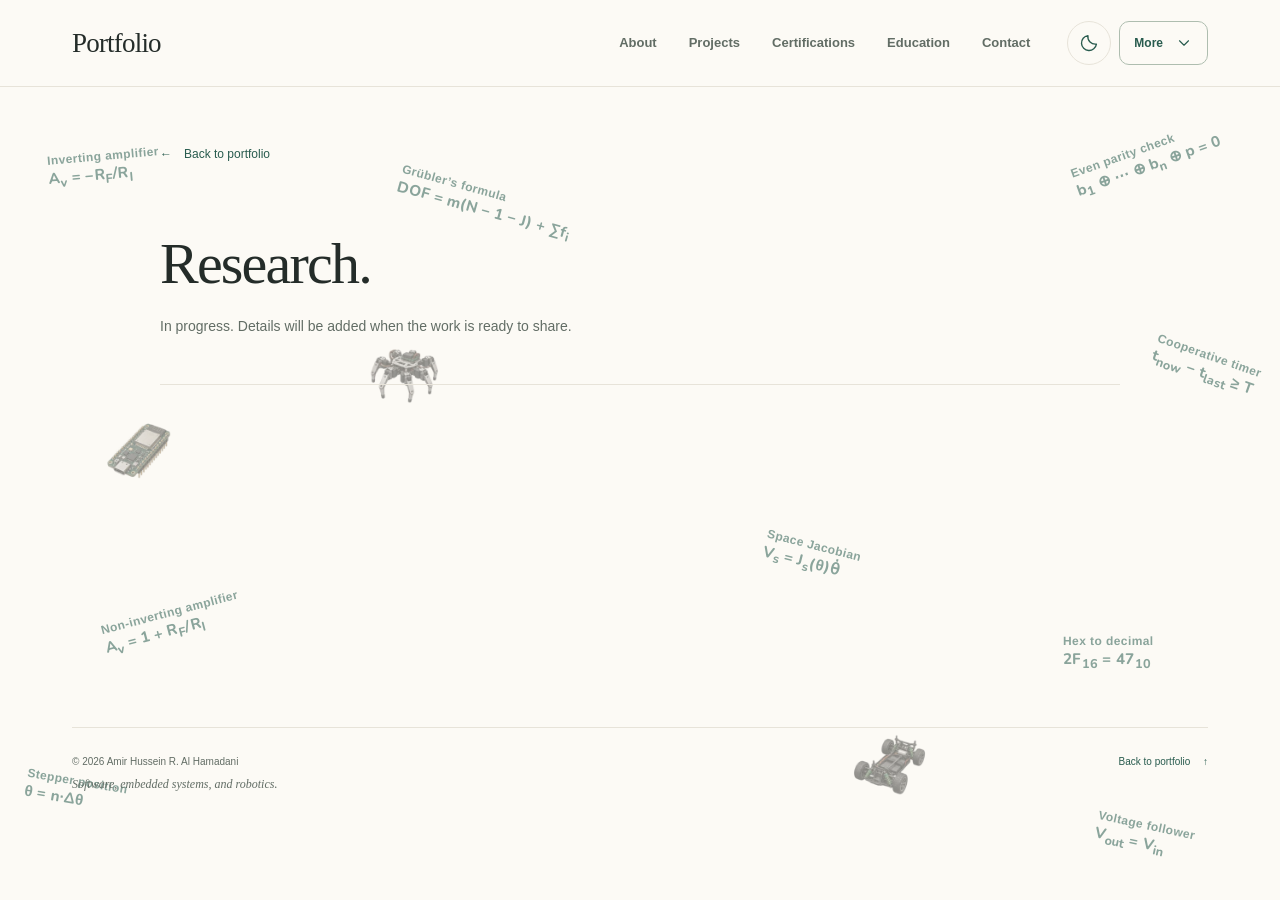
<file: research.html>
<!doctype html>
<html lang="en">
  <head>
    <meta charset="utf-8">
    <meta name="viewport" content="width=device-width, initial-scale=1">
    <meta name="color-scheme" content="light">
    <meta name="theme-color" content="#fcfaf5">
    <title>Research — Amir Al Hamadani</title>
    <meta name="description" content="Research by Amir Al Hamadani. Work is in progress; details will be added when ready to share.">
    <meta property="og:type" content="website">
    <meta property="og:title" content="Research — Amir Al Hamadani">
    <meta property="og:description" content="Research by Amir Al Hamadani. Work is in progress; details will be added when ready to share.">
    <meta property="og:url" content="https://alhamadaniamir.github.io/research.html">
    <link rel="canonical" href="https://alhamadaniamir.github.io/research.html">
    <!-- Read the saved theme before the first paint, including the loading screen. -->
    <script>
      (() => {
        function handleTransitionPromises(event) {
          const transition = event.viewTransition;
          if (!transition) return;
          transition.ready.catch(() => {});
          transition.updateCallbackDone.catch(() => {});
          transition.finished.catch(() => {});
        }
        window.addEventListener('pageswap', handleTransitionPromises);
        // Register before the first paint so a slow deferred script cannot miss arrival.
        window.addEventListener('pagereveal', (event) => {
          handleTransitionPromises(event);
          window.portfolioPageTransition = null;
          const transition = event.viewTransition;
          if (!transition) return;
          if (document.readyState === 'loading' || document.querySelector('#site-styles')?.media !== 'all' ||
              window.matchMedia('(prefers-reduced-motion: reduce)').matches ||
              document.documentElement.matches('.page-preparing, .page-loading, .welcome-active, .welcome-pending')) {
            transition.skipTransition();
            return;
          }
          window.portfolioPageTransition = transition;
        });
        let theme = 'light';
        try { if (localStorage.getItem('portfolio-theme') === 'dark') theme = 'dark'; } catch {}
        document.documentElement.dataset.theme = theme;
        document.querySelector('meta[name="color-scheme"]').content = theme;
        document.querySelector('meta[name="theme-color"]').content = theme === 'dark' ? '#151d19' : '#fcfaf5';
      })();
    </script>
    <!-- Critical loading styles stay inline so a slow stylesheet cannot hide the indicator. -->
    <style>
      @media (prefers-reduced-motion: no-preference) { @view-transition { navigation: auto; types: page; } }
      :root { color-scheme: light; --paper: #fcfaf5; --ink: #242c29; --muted: #626d65; --accent: #285b4e; --rule: #e7e3d9; --soft-green: #e6ebe2; }
      :root[data-theme="dark"] { color-scheme: dark; --paper: #151d19; --ink: #e6ece5; --muted: #afbdb1; --accent: #9ecdb2; --rule: #34463a; --soft-green: #23382c; }
      html.page-preparing { background: var(--paper); }
      html.page-preparing body { visibility: hidden; }
      html.page-loading { overflow: hidden; }
      .page-loader { position: fixed; inset: 0; z-index: 100; visibility: visible; display: grid; place-items: center; padding: 32px; background: var(--paper); color: var(--ink); opacity: 1; transition: opacity .16s ease-out; }
      .page-loader--leaving { opacity: 0; pointer-events: none; }
      .page-loader:focus { outline: none; }
      .page-loader-content { width: min(224px, 100%); }
      .page-loader-brand { margin-bottom: 24px; font: 400 28px/1.2 Georgia, serif; letter-spacing: -.7px; text-align: center; }
      .page-loader-track { height: 1px; overflow: hidden; background: var(--rule); }
      .page-loader-track::after { content: ""; display: block; width: 36%; height: 100%; background: var(--accent); animation: loading-sweep 1.6s ease-in-out infinite; }
      .page-loader-meta { display: flex; align-items: center; justify-content: space-between; gap: 16px; margin-top: 8px; }
      .page-loader-label { margin: 0; color: var(--muted); font: 11px/1.6 "Segoe UI", Arial, sans-serif; letter-spacing: .2px; }
      .page-loader button { display: inline-flex; align-items: center; gap: 8px; min-height: 44px; padding: 8px 0 8px 8px; border: 0; background: transparent; color: var(--accent); font: 11px/1.6 "Segoe UI", Arial, sans-serif; cursor: pointer; }
      .page-loader button:hover { text-decoration: underline; text-underline-offset: 4px; }
      .page-loader button:focus-visible { outline: 2px solid var(--accent); outline-offset: 4px; }
      @keyframes loading-sweep { 0% { transform: translateX(-110%); } 100% { transform: translateX(390%); } }
      @media (prefers-reduced-motion: reduce) { .page-loader { transition: none; } .page-loader-track::after { animation: none; width: 36%; } }
      @media print { html.page-preparing body { visibility: visible; } .page-loader { display: none !important; } }
    </style>
    <script>
      (() => {
        document.documentElement.classList.add('page-preparing');
        let finished = false;
        let stylesReady = false;
        let contentReady = false;
        let loader;
        let previousFocus;
        let observer;
        let showTimer;
        const inertElements = new Map();

        function finishWhenReady() {
          if (stylesReady && contentReady) restorePage();
        }

        function restorePage() {
          if (finished) return;
          finished = true;
          window.clearTimeout(showTimer);
          window.clearTimeout(fallbackTimer);
          observer?.disconnect();
          document.documentElement.classList.remove('page-loading', 'page-preparing');
          inertElements.forEach((wasInert, element) => { element.inert = wasInert; });
          if (loader?.contains(document.activeElement)) previousFocus?.focus({ preventScroll: true });
          if (loader) {
            loader.inert = true;
            loader.removeAttribute('aria-modal');
            loader.setAttribute('aria-hidden', 'true');
            if (window.matchMedia('(prefers-reduced-motion: reduce)').matches) loader.remove();
            else {
              loader.classList.add('page-loader--leaving');
              window.setTimeout(() => loader.remove(), 180);
            }
          }
        }

        function makeInert(element) {
          if (element === loader || inertElements.has(element)) return;
          inertElements.set(element, element.inert);
          element.inert = true;
        }

        function showLoader() {
          if (finished) return;
          if (!document.body) {
            showTimer = window.setTimeout(showLoader, 50);
            return;
          }
          previousFocus = document.activeElement;
          // Show the inline loader even if the stylesheet is still downloading.
          const styles = document.querySelector('#site-styles');
          if (!stylesReady && styles) styles.media = 'print';
          loader = document.createElement('div');
          loader.id = 'page-loader';
          loader.className = 'page-loader';
          loader.setAttribute('role', 'dialog');
          loader.setAttribute('aria-modal', 'true');
          loader.setAttribute('aria-label', 'Loading portfolio');
          loader.tabIndex = -1;
          loader.innerHTML = '<div class="page-loader-content"><div class="page-loader-brand" aria-hidden="true">Portfolio</div><div class="page-loader-track" aria-hidden="true"></div><div class="page-loader-meta"><p class="page-loader-label" role="status">Loading…</p><button type="button" aria-label="Continue to portfolio">Continue <span aria-hidden="true">→</span></button></div></div>';
          [...document.body.children].forEach(makeInert);
          observer = new MutationObserver((records) => {
            records.forEach((record) => record.addedNodes.forEach((node) => {
              if (node.nodeType === Node.ELEMENT_NODE) makeInert(node);
            }));
          });
          observer.observe(document.body, { childList: true });
          document.body.append(loader);
          document.documentElement.classList.add('page-loading');
          const continueButton = loader.querySelector('button');
          continueButton.addEventListener('click', restorePage);
          loader.addEventListener('keydown', (event) => {
            if (finished) return;
            if (event.key === 'Escape') restorePage();
            if (event.key === 'Tab') { event.preventDefault(); continueButton.focus(); }
          });
          loader.focus({ preventScroll: true });
        }

        document.addEventListener('load', (event) => {
          if (event.target.id === 'site-styles') {
            event.target.media = 'all';
            document.documentElement.classList.remove('page-preparing');
            stylesReady = true;
            finishWhenReady();
          }
        }, true);
        document.addEventListener('error', (event) => {
          if (event.target.id === 'site-styles') restorePage();
        }, true);
        // Photos and videos can finish in the background once the page can be read.
        document.addEventListener('DOMContentLoaded', () => {
          contentReady = true;
          finishWhenReady();
        }, { once: true });
        window.addEventListener('pagehide', () => loader?.remove());
        window.addEventListener('pageshow', (event) => {
          if (event.persisted) {
            restorePage();
            loader?.remove();
          }
        });
        const fallbackTimer = window.setTimeout(restorePage, 8000);
        showTimer = window.setTimeout(showLoader, 600);
      })();
    </script>
    <link rel="preload" href="style.css" as="style" fetchpriority="high">
    <link id="site-styles" rel="stylesheet" href="style.css" media="all">
    <noscript><link rel="stylesheet" href="style.css"></noscript>
    <script src="theme.js" defer></script>
    <script src="script.js" defer></script>
    <script src="engineering-field.js" defer></script>
  </head>
  <body>
    <a class="skip-link" href="#main">Skip to content</a>
    <header class="site-header">
      <div class="header-inner">
        <a class="wordmark" href="index.html#about" aria-label="Portfolio home"><span>Portfolio</span></a>
        <nav class="main-nav" aria-label="Main navigation">
          <a href="index.html#about" class="nav-link">About</a>
          <a href="index.html#work" class="nav-link">Projects</a>
          <a href="index.html#certifications" class="nav-link">Certifications</a>
          <a href="index.html#background" class="nav-link">Education</a>
          <a href="index.html#contact" class="nav-link">Contact</a>
        </nav>
        <button class="theme-toggle theme-toggle--header" type="button" role="switch" aria-checked="false" aria-label="Dark theme" title="Switch to dark theme" data-theme-toggle hidden>
          <svg class="theme-icon-moon" viewBox="0 0 24 24" aria-hidden="true"><path d="M20.9 13.3A9 9 0 0 1 10.7 3.1a9 9 0 1 0 10.2 10.2Z"/></svg>
          <svg class="theme-icon-sun" viewBox="0 0 24 24" aria-hidden="true"><circle cx="12" cy="12" r="4"/><path d="M12 2v2m0 16v2M2 12h2m16 0h2M4.9 4.9l1.4 1.4m11.4 11.4 1.4 1.4m0-14.2-1.4 1.4M6.3 17.7l-1.4 1.4"/></svg>
        </button>
        <details class="site-menu">
          <summary aria-label="More navigation links"><span>More</span><svg viewBox="0 0 24 24" aria-hidden="true"><path d="m6 9 6 6 6-6" stroke-linecap="round" stroke-linejoin="round"/></svg></summary>
          <nav class="menu-panel" aria-label="More pages">
            <p class="menu-label">EXPLORE THE PORTFOLIO</p>
            <a href="about.html">About me <span aria-hidden="true">↗</span></a>
            <a href="research.html" aria-current="page">Research <span aria-hidden="true">↗</span></a>
            <a href="projects.html">All projects <span aria-hidden="true">↗</span></a>
            <a href="certifications.html">Certifications &amp; seminars <span aria-hidden="true">↗</span></a>
            <a href="education.html">Education <span aria-hidden="true">↗</span></a>
            <a href="contact.html">Get in touch <span aria-hidden="true">↗</span></a>
          </nav>
        </details>
      </div>
    </header>

    <main id="main" class="archive-main research-page">
      <a class="archive-back" href="index.html#about"><span aria-hidden="true">←</span> Back to portfolio</a>
      <section class="archive-intro" aria-labelledby="research-title">
        <h1 id="research-title">Research.</h1>
        <p class="section-intro">In progress. Details will be added when the work is ready to share.</p>
      </section>
    </main>
    <footer class="site-footer"><div><p>© <span id="year">2026</span> Amir Hussein R. Al Hamadani</p><a href="index.html#about">Back to portfolio <span aria-hidden="true">↑</span></a></div><p class="footer-note">Software, embedded systems, and robotics.</p></footer>
  </body>
</html>
</file>
<file: style.css>
@charset "UTF-8";

:root {
  color-scheme: light;
  --paper: #fcfaf5;
  --surface: #f4f1e8;
  --ink: #242c29;
  --muted: #626d65;
  --accent: #285b4e;
  --accent-dark: #184438;
  --rule: #e7e3d9;
  --soft-green: #e6ebe2;
  --border-accent: #aebdaf;
  --panel-ink: #4c5f53;
  --shadow: #173f3017;
  --portrait-ring: #6aa885;
  --portrait-glow: #68ab85;
  --serif: Georgia, "Times New Roman", serif;
  --sans: "Segoe UI", -apple-system, BlinkMacSystemFont, Arial, sans-serif;
  --mono: "SFMono-Regular", Consolas, "Liberation Mono", monospace;
}

:root[data-theme="dark"] {
  color-scheme: dark;
  --paper: #151d19;
  --surface: #1d2922;
  --ink: #e6ece5;
  --muted: #afbdb1;
  --accent: #9ecdb2;
  --accent-dark: #c4e1ce;
  --rule: #34463a;
  --soft-green: #23382c;
  --border-accent: #668b72;
  --panel-ink: #bfccc0;
  --shadow: #00000038;
  --portrait-ring: #7bc69a;
  --portrait-glow: #71b78e;
}

*, *::before, *::after { box-sizing: border-box; }
html { scroll-behavior: smooth; scroll-padding-top: calc(var(--header-height, 86px) + 24px); }
body { margin: 0; color: var(--ink); background: var(--paper); font-family: var(--sans); font-size: 16px; line-height: 1.75; -webkit-font-smoothing: antialiased; -webkit-user-select: none; user-select: none; }
::selection { background: #d5e3d7; color: #163d31; }
a { color: inherit; text-decoration: none; text-underline-offset: 5px; }
button { font: inherit; }
button, a, summary { -webkit-tap-highlight-color: transparent; }
a:focus-visible, button:focus-visible, summary:focus-visible { outline: 2px solid var(--accent); outline-offset: 6px; border-radius: 2px; }
p, h1, h2, h3 { margin: 0; }
svg { display: block; }
button:not(:disabled), summary { cursor: pointer; }
[hidden] { display: none !important; }
.visually-hidden { position: absolute; width: 1px; height: 1px; padding: 0; margin: -1px; overflow: hidden; clip: rect(0, 0, 0, 0); white-space: nowrap; border: 0; }
/* Keep normal scrolling, touch panning, and keyboard movement without visible tracks. */
html, body, .profile, .main-nav, .menu-panel, .media-viewer-viewport, .media-viewer-description { scrollbar-width: none; }
html::-webkit-scrollbar, body::-webkit-scrollbar, .profile::-webkit-scrollbar, .main-nav::-webkit-scrollbar, .menu-panel::-webkit-scrollbar, .media-viewer-viewport::-webkit-scrollbar, .media-viewer-description::-webkit-scrollbar { display: none; }
.skip-link { position: fixed; z-index: 20; top: 12px; left: 12px; padding: 10px 18px; background: var(--accent); color: var(--paper); transform: translateY(-160%); }
.skip-link:focus { transform: translateY(0); }

@font-face {
  font-family: "Equation Rounded";
  src: url("assets/fonts/nunito-equations.woff2") format("woff2");
  font-style: normal;
  font-weight: 750;
  font-display: swap;
}

/* A layer beneath the page lets the artwork drift across the viewport. */
body { isolation: isolate; }
.engineering-marks {
  position: fixed;
  inset: var(--header-height, 86px) 0 0;
  z-index: -1;
  pointer-events: none;
  user-select: none;
  overflow: hidden;
  color: var(--accent);
}
/* Keep foreground lettering legible as artwork passes behind a line. */
@media screen {
  :where(.about-section, .archive-intro, .profile) :where(h1, h2, p, .profile-links a:not(.profile-resume)) {
    paint-order: stroke fill;
    -webkit-text-stroke: 2.5px var(--paper);
  }
}
.engineering-mark {
  position: absolute;
  top: 0;
  left: 0;
  width: max-content;
}
.engineering-equation {
  display: grid;
  justify-items: start;
  gap: 1px;
  color: color-mix(in srgb, var(--accent) 54%, var(--paper));
  font: 750 clamp(15px, 1.19vw, 18px) / 1.3 "Equation Rounded", ui-rounded, var(--sans);
  letter-spacing: .018em;
  white-space: nowrap;
  -webkit-font-smoothing: auto;
  transition: opacity .24s ease;
}
.engineering-equation small {
  font: 650 clamp(12px, .9vw, 14px) / 1.25 var(--sans);
  letter-spacing: .035em;
}

.engineering-hardware {
  width: clamp(62px, 6.8vw, 96px);
  aspect-ratio: 1;
  background: url("assets/engineering-hardware-catalog.webp") no-repeat 0 0 / 400% 300%;
  opacity: .53;
  transition: opacity .24s ease;
}
.engineering-mark.is-changing { opacity: 0; }
[data-theme="dark"] .engineering-hardware { filter: brightness(1.45); }
html:is(.page-preparing, .page-loading, .welcome-active, .welcome-pending, .media-viewer-open) .engineering-marks {
  visibility: hidden;
}
@media (max-width: 760px) {
  .engineering-equation { color: color-mix(in srgb, var(--accent) 47%, var(--paper)); }
  .engineering-hardware { opacity: .44; }
}
@media (prefers-reduced-motion: reduce) {
  .engineering-equation { transition: none; }
}
@media (max-height: 440px), print {
  .engineering-marks { display: none; }
}

/* A quiet masthead stays available while reading. */
.site-header { position: sticky; z-index: 10; top: 0; background: var(--paper); background: color-mix(in srgb, var(--paper) 94%, transparent); backdrop-filter: blur(12px); border-bottom: 1px solid var(--rule); }
.header-inner { max-width: 1232px; height: 86px; margin: 0 auto; padding: 0 48px; display: flex; align-items: center; }
.wordmark { flex: 1; width: fit-content; font-size: 30px; line-height: 1; font-family: var(--serif); font-weight: 700; letter-spacing: -1.8px; }
.wordmark-dot { color: var(--accent); }
.main-nav { display: flex; height: auto; gap: 6px; align-items: center; }
.nav-link { display: flex; position: relative; align-items: center; justify-content: center; min-height: 44px; padding: 8px 13px; border-radius: 8px; color: var(--muted); font-size: 13px; font-weight: 600; transition: color .24s ease, background-color .24s ease; }
.nav-link::after { position: absolute; content: ""; width: 14px; height: 2px; bottom: 5px; left: calc(50% - 7px); border-radius: 2px; background: var(--accent); transform: scaleX(0); transition: transform .3s cubic-bezier(.22, 1, .36, 1); }
.nav-link:hover, .nav-link:focus-visible, .nav-link[aria-current] { color: var(--accent); background: var(--soft-green); }
.nav-link:focus-visible { outline-offset: 3px; border-radius: 8px; }
.nav-link[aria-current]::after { transform: scaleX(1); }
.header-resume { margin-left: 48px; padding: 6px 12px; border: 1px solid var(--rule); color: var(--accent); font-size: 12px; font-weight: 600; transition: background .18s ease; }
.header-resume:hover { background: var(--soft-green); }
.arrow { margin-left: 12px; font-size: 16px; }

.page-layout { display: grid; grid-template-columns: 236px minmax(0, 1fr); column-gap: 88px; max-width: 1232px; padding: 74px 48px 0; margin: 0 auto; }
.home-hero { position: relative; display: grid; grid-template-columns: 310px minmax(0, 1fr); align-items: center; column-gap: clamp(56px, 8vw, 110px); max-width: 1140px; min-height: calc(100svh - var(--header-height, 86px)); padding: 48px 48px 72px; margin: 0 auto; }
.hero-copy { grid-column: 2; grid-row: 1; max-width: 650px; }
.hero-kicker { display: flex; align-items: center; gap: 12px; color: var(--muted); font: 10px/1.6 var(--mono); letter-spacing: 1.45px; }
.hero-kicker .status-dot { flex: 0 0 6px; }
.hero-copy h1 { margin-top: 15px; color: var(--accent); font-family: var(--serif); font-size: clamp(44px, 4.7vw, 64px); font-weight: 400; line-height: 1.08; letter-spacing: -1.8px; }
.hero-description { max-width: 590px; margin-top: 20px; color: var(--muted); font-size: clamp(16px, 1.7vw, 19px); line-height: 1.8; }
.hero-actions { display: flex; flex-wrap: wrap; align-items: center; gap: 16px 22px; margin-top: 27px; }
.hero-socials { display: flex; flex-wrap: wrap; gap: 11px; }
.hero-socials a { display: grid; place-items: center; width: 42px; height: 42px; border: 1px solid var(--rule); border-radius: 50%; color: var(--accent); background: var(--paper); transition: color .2s ease, background-color .2s ease, border-color .2s ease, transform .25s cubic-bezier(.22, 1, .36, 1); }
.hero-socials a:hover { transform: translateY(-3px); border-color: var(--accent); background: var(--soft-green); }
.hero-socials svg { width: 17px; height: 17px; fill: none; stroke: currentColor; stroke-width: 1.7; stroke-linecap: round; stroke-linejoin: round; }
.hero-resume { display: inline-flex; align-items: center; justify-content: center; gap: 8px; min-height: 42px; max-width: 100%; padding: 8px 12px; border: 1px solid var(--accent); border-radius: 9px; background: var(--accent); color: var(--paper); font-size: 12px; font-weight: 600; line-height: 1.5; transition: background-color .25s ease, transform .25s ease; }
.hero-resume svg { flex: 0 0 16px; width: 16px; height: 16px; fill: none; stroke: currentColor; stroke-width: 1.6; stroke-linecap: round; stroke-linejoin: round; }
.hero-resume-format { padding-left: 8px; border-left: 1px solid currentColor; font: 9px/1.5 var(--mono); letter-spacing: .6px; }
.hero-resume:hover { background: var(--accent-dark); transform: translateY(-2px); }
.hero-resume:active { transform: translateY(0); }
@media (min-width: 761px) and (max-width: 1000px) {
  .hero-actions { gap: 10px; }
  .hero-socials { gap: 6px; }
  .hero-socials a { width: 36px; height: 40px; }
  .hero-resume { gap: 8px; padding: 8px 10px; }
  .hero-resume-format { display: none; }
}
.hero-portrait-wrap { position: relative; grid-column: 1; grid-row: 1; display: grid; place-items: center; width: 310px; aspect-ratio: 1; justify-self: center; }
.hero-portrait-ring { position: absolute; inset: 0; border: 1px solid color-mix(in srgb, var(--portrait-ring) 65%, transparent); border-radius: 50%; box-shadow: 0 0 22px color-mix(in srgb, var(--portrait-glow) 25%, transparent); transform: rotate(-9deg) scale(.96); transition: transform .8s cubic-bezier(.22, 1, .36, 1), border-color .4s ease; }
.hero-portrait-wrap:hover .hero-portrait-ring { transform: rotate(0) scale(1); border-color: var(--accent); }
.hero-portrait { display: block; width: calc(100% - 18px); height: calc(100% - 18px); border-radius: 50%; object-fit: cover; object-position: center 42%; box-shadow: 0 0 0 1.5px var(--portrait-ring), 0 0 22px color-mix(in srgb, var(--portrait-glow) 28%, transparent), 0 0 48px color-mix(in srgb, var(--portrait-glow) 16%, transparent); transition: scale .32s ease, translate .32s ease; }
@media (hover: hover) and (pointer: fine) and (prefers-reduced-motion: no-preference) {
  body:not(.hero-entry-running) .hero-portrait:hover { scale: 1.025; translate: 0 -3px; }
}
.hero-scroll-cue { position: absolute; right: 48px; bottom: 28px; display: inline-flex; align-items: center; gap: 12px; min-height: 44px; padding: 8px 0; color: var(--accent); font: 600 13px/1.4 var(--sans); letter-spacing: .1px; transition: color .2s ease; }
.hero-scroll-cue span { text-decoration: underline; text-decoration-color: var(--border-accent); text-underline-offset: 5px; text-decoration-thickness: 1px; }
.hero-scroll-cue:hover { color: var(--accent-dark); }
.hero-scroll-cue:hover span { text-decoration-color: currentColor; }
.hero-scroll-cue svg { width: 21px; height: 21px; fill: none; stroke: currentColor; stroke-width: 1.8; stroke-linecap: round; stroke-linejoin: round; animation: hero-cue-bob 1.8s ease-in-out infinite; }
@keyframes hero-cue-bob { 0%, 100% { transform: translateY(-2px); } 50% { transform: translateY(3px); } }
.profile { position: sticky; top: calc(var(--header-height, 86px) + 46px); align-self: start; max-height: calc(100vh - var(--header-height, 86px) - 70px); overflow-y: auto; padding-bottom: 40px; scrollbar-width: none; -ms-overflow-style: none; }
.profile::-webkit-scrollbar { display: none; }
.profile-mark { display: block; position: relative; width: 194px; height: 212px; overflow: hidden; background: var(--soft-green); border: 1px solid var(--rule); color: var(--accent); }
.profile-art { width: 194px; height: 194px; transition: transform .45s ease; }
.profile-mark:hover .profile-art { transform: rotate(3deg); }
.profile-art-label { position: absolute; bottom: 10px; width: 100%; text-align: center; font-family: var(--mono); font-size: 8px; letter-spacing: 1.5px; }
.profile-name { margin-top: 24px; font-family: var(--serif); font-size: 32px; font-weight: 400; letter-spacing: -.9px; line-height: 1.18; }
.name-dot { color: var(--accent); }
.profile-role { margin-top: 13px; font-size: 12px; font-weight: 600; line-height: 1.6; }
.profile-availability { display: flex; align-items: center; gap: 7px; width: fit-content; margin-top: 10px; padding: 5px 10px; border: 1px solid var(--border-accent); border-radius: 999px; background: var(--soft-green); color: var(--accent); font-size: 11px; font-weight: 600; line-height: 1.5; }
.profile-availability::before { content: ""; flex: 0 0 6px; width: 6px; height: 6px; border-radius: 50%; background: var(--accent); }
.profile-school { margin-top: 4px; color: var(--muted); font-size: 12px; line-height: 1.7; max-width: 205px; }
.profile-links { display: grid; gap: 12px; margin-top: 28px; padding-top: 23px; border-top: 1px solid var(--rule); max-width: 100%; }
.profile-links a { display: flex; align-items: center; gap: 10px; width: 100%; font-size: 12px; line-height: 1.5; color: var(--muted); transition: color .15s ease; }
.profile-links a:hover { color: var(--accent); }
.profile-links .profile-resume { width: 100%; flex-basis: 100%; padding: 5px 0; border-radius: 0; background: var(--soft-green); color: var(--accent); font-weight: 600; text-decoration: none; }
.profile-links .profile-resume:hover { color: var(--accent-dark); }
.profile-links a > span:last-child { margin-left: auto; }
.profile-links svg { width: 15px; height: 15px; fill: none; stroke: currentColor; stroke-width: 1.5; stroke-linecap: round; stroke-linejoin: round; }
.social-links { display: flex; flex-wrap: wrap; gap: 10px 22px; margin-top: 18px; }
.social-links a { display: inline-flex; align-items: center; gap: 5px; color: var(--accent); font-size: 12px; font-weight: 600; transition: color .18s ease, transform .18s ease; }
.social-links a:hover { color: var(--accent-dark); transform: translateY(-1px); }
.social-links a span { font-size: 11px; }
.file-type { font-family: var(--mono); font-size: 9px; letter-spacing: .3px; }
.profile-note { margin-top: 30px; color: var(--accent); font-family: var(--serif); font-size: 18px; font-weight: 700; line-height: 1.45; letter-spacing: -.2px; }

/* A small, always-visible theme control sits beside the Menu in the masthead. */
.theme-toggle { position: relative; display: inline-flex; flex: 0 0 44px; align-items: center; justify-content: center; width: 44px; height: 44px; padding: 10px; border: 1px solid var(--rule); border-radius: 50%; color: var(--accent); background: var(--paper); transition: background-color .18s ease, border-color .18s ease, color .3s ease; }
.theme-toggle--header { margin-left: 24px; }
.theme-toggle:hover { background: var(--soft-green); border-color: var(--border-accent); }
.theme-toggle:focus-visible { border-radius: 50%; outline-offset: 4px; }
.theme-toggle svg { position: absolute; top: 50%; left: 50%; width: 20px; height: 20px; fill: none; stroke: currentColor; stroke-width: 1.6; stroke-linecap: round; stroke-linejoin: round; transition: opacity .24s ease, transform .48s cubic-bezier(.2, .8, .2, 1); }
.theme-toggle .theme-icon-moon { opacity: 1; transform: translate(-50%, -50%) rotate(0) scale(1); }
.theme-toggle .theme-icon-sun { opacity: 0; transform: translate(-50%, -50%) rotate(-100deg) scale(.55); }
.theme-toggle[aria-checked="true"] .theme-icon-moon { opacity: 0; transform: translate(-50%, -50%) rotate(100deg) scale(.55); }
.theme-toggle[aria-checked="true"] .theme-icon-sun { opacity: 1; transform: translate(-50%, -50%) rotate(0) scale(1); }
.theme-toggle::after { content: ""; position: absolute; inset: -5px; border: 1px solid var(--accent); border-radius: inherit; opacity: 0; transform: scale(.7); pointer-events: none; }
.theme-toggle.theme-switching::after { animation: theme-halo .62s cubic-bezier(.22, 1, .36, 1) both; }
@keyframes theme-halo { 0% { opacity: 0; transform: scale(.7); } 24% { opacity: .72; } 100% { opacity: 0; transform: scale(1.38); } }

html.theme-changing, html.theme-changing *, html.theme-changing *::before, html.theme-changing *::after { transition: background-color .5s ease, color .5s ease, border-color .5s ease, box-shadow .5s ease; }
html.theme-changing .nav-link::after { transition: transform .3s ease, background-color .5s ease; }

/* During a theme reveal, layer the new palette over a still snapshot of the old one. */
html.theme-reveal::view-transition-old(root), html.theme-reveal::view-transition-new(root) { animation: none; mix-blend-mode: normal; }
html.theme-reveal::view-transition-old(root) { z-index: 1; }
html.theme-reveal::view-transition-new(root) { z-index: 2; filter: drop-shadow(0 0 5px var(--accent)); }
html.theme-reveal::view-transition-group(root) { animation: none; }
html.theme-reveal::view-transition { pointer-events: none; }

/* Cross-page snapshots blend the content while the shared header stays in place. */
@media (prefers-reduced-motion: no-preference) {
  html:not(.theme-reveal) .site-header { view-transition-name: site-header; }
  html:active-view-transition-type(page)::view-transition-old(root),
  html:active-view-transition-type(page)::view-transition-new(root) {
    animation-duration: .36s;
    animation-timing-function: cubic-bezier(.4, 0, .2, 1);
    animation-fill-mode: both;
    mix-blend-mode: plus-lighter;
  }
  html:active-view-transition-type(page)::view-transition-old(root) { animation-name: page-depart; }
  html:active-view-transition-type(page)::view-transition-new(root) { animation-name: page-arrive; }
  html:active-view-transition-type(page)::view-transition-group(site-header),
  html:active-view-transition-type(page)::view-transition-old(site-header),
  html:active-view-transition-type(page)::view-transition-new(site-header) { animation: none; mix-blend-mode: normal; }
  html:active-view-transition-type(page)::view-transition { pointer-events: none; }
}
@keyframes page-depart { from { opacity: 1; } to { opacity: 0; } }
@keyframes page-arrive { from { opacity: 0; } to { opacity: 1; } }

@keyframes detail-reveal { from { opacity: 0; transform: translateY(5px); } to { opacity: 1; transform: translateY(0); } }
.project-details[open] > .details-content { animation: detail-reveal .28s ease-out; }
@keyframes menu-reveal { from { opacity: 0; transform: translateY(-8px) scale(.985); } to { opacity: 1; transform: translateY(0) scale(1); } }
@keyframes menu-link-reveal { from { opacity: 0; transform: translateY(5px); } to { opacity: 1; transform: translateY(0); } }
.site-menu[open] > .menu-panel { transform-origin: top right; animation: menu-reveal .42s cubic-bezier(.22, 1, .36, 1); }
.site-menu[open] .menu-panel > a { animation: menu-link-reveal .36s cubic-bezier(.22, 1, .36, 1) both; animation-delay: calc(40ms * var(--menu-order, 1)); }
.menu-panel > a:nth-of-type(2) { --menu-order: 2; }
.menu-panel > a:nth-of-type(3) { --menu-order: 3; }
.menu-panel > a:nth-of-type(4) { --menu-order: 4; }
.menu-panel > a:nth-of-type(5) { --menu-order: 5; }
.menu-panel > a:nth-of-type(6) { --menu-order: 6; }
.menu-panel > a:nth-of-type(7) { --menu-order: 7; }
.site-menu[open] .menu-panel:focus-within > a { animation: none; }
.project-collapse-bar { position: sticky; bottom: max(20px, env(safe-area-inset-bottom)); z-index: 3; display: flex; justify-content: flex-end; margin-top: 24px; pointer-events: none; }
.project-collapse-button { display: inline-flex; align-items: center; gap: 16px; min-height: 44px; padding: 10px 16px; border: 1px solid var(--border-accent); border-radius: 24px; background: var(--paper); color: var(--accent); font: 600 12px/1.5 var(--sans); box-shadow: 0 4px 16px var(--shadow); pointer-events: auto; transition: background-color .18s ease, transform .18s ease; }
.project-collapse-button:hover { background: var(--soft-green); transform: translateY(-2px); }
.project-collapse-button > span { font-size: 16px; line-height: 1; }

main { min-width: 0; }
.section { padding: 58px 0; border-bottom: 1px solid var(--rule); }
.section-eyebrow { display: flex; align-items: center; gap: 9px; color: var(--accent); font-family: var(--mono); font-size: 10px; line-height: 1.5; letter-spacing: 1.6px; font-weight: 400; }
.status-dot { width: 6px; height: 6px; border-radius: 50%; background: var(--accent); box-shadow: 0 0 0 4px var(--soft-green); }
.about-section { padding-top: 4px; }
h1 { margin-top: 24px; font-family: var(--serif); font-size: clamp(38px, 4vw, 52px); font-weight: 400; line-height: 1.14; letter-spacing: -1.8px; }
h1 em { color: var(--accent); font-weight: 400; }
.intro-lead { margin-top: 27px; font-size: 19px; line-height: 1.6; letter-spacing: -.25px; max-width: 580px; }
.prose { margin-top: 23px; }
.prose strong { color: var(--accent); font-weight: 600; transition: background-color .24s ease, color .24s ease; }
.prose p, .approach-section > p:not(.section-eyebrow) { color: var(--muted); font-size: 15px; line-height: 1.85; }
.prose p + p { margin-top: 18px; }
.about-section h1, .archive-intro h1, .section h2, .archive-section h2, .project h3, .personal-interest h3, .education-item h3, .toolkit-group h3, .certificate-info h3, .engineering-decision h4 { position: relative; width: fit-content; max-width: 100%; transition: color .28s ease; }
.intro-actions { display: flex; flex-wrap: wrap; gap: 0 28px; }
.text-link { display: inline-flex; align-items: center; gap: 20px; margin-top: 25px; color: var(--accent); font-size: 13px; font-weight: 600; }
.text-link:is(:hover, :focus-visible) { color: var(--accent-dark); text-decoration: underline; }
.text-link span { transition: transform .2s ease; }
.text-link:hover span { transform: translateY(3px); }
.intro-footnote { display: flex; align-items: center; justify-content: space-between; gap: 16px; margin-top: 42px; font-family: var(--mono); font-size: 9px; letter-spacing: .5px; color: var(--muted); }
.intro-footnote span:last-child { font-family: var(--serif); font-size: 13px; font-style: italic; letter-spacing: 0; }
.section-heading { display: flex; align-items: flex-end; justify-content: space-between; gap: 20px; }
h2 { font-family: var(--serif); font-size: 32px; font-weight: 400; line-height: 1.25; letter-spacing: -.8px; }
.section-heading h2, .approach-section h2, .contact-section h2 { margin-top: 13px; }
.section-index { font-family: var(--mono); font-size: 12px; color: var(--muted); padding-bottom: 4px; }
.section-intro { color: var(--muted); margin-top: 17px; font-size: 14px; line-height: 1.8; }

.interest-list { margin-top: 31px; }
.interest { display: grid; grid-template-columns: 28px 1fr; gap: 15px; padding: 20px 0; }
.interest + .interest { border-top: 1px solid var(--rule); }
.interest:last-child { padding-bottom: 0; }
.interest-number { font-family: var(--serif); color: var(--accent); font-size: 19px; font-style: italic; }
.interest h3 { font-size: 15px; font-weight: 600; letter-spacing: -.1px; }
.interest p { margin-top: 4px; color: var(--muted); font-size: 14px; line-height: 1.8; }

.work-section { padding-bottom: 20px; }
.project {
  padding: clamp(14px, 2.3vw, 28px);
  border: 1px solid var(--border-accent);
  border-radius: 8px;
  background-color: var(--paper);
  font-size: 12px;
  transition: border-color .2s ease, background-color .22s ease, box-shadow .22s ease;
}
.project:focus-within { border-color: var(--accent); }
.work-section > .project:first-of-type { margin-top: 25px; }
.project + .project { margin-top: 22px; }
.project-topline { margin-bottom: 8px; }
.project-category { color: var(--accent); font: 11px/1.7 var(--mono); letter-spacing: .55px; }
.project h3 { font-family: var(--serif); font-size: clamp(28px, 3.1vw, 36px); font-weight: 400; line-height: 1.22; letter-spacing: -.65px; text-wrap: balance; }
.project-subtitle { margin-top: 8px; font-weight: 600; line-height: 1.6; color: var(--accent); }
.project > p:not(.project-subtitle) { margin-top: 15px; line-height: 1.8; color: var(--ink); }
.project > p:not(.project-subtitle, .project-connection) { max-width: 72ch; }
.system-flow { display: flex; justify-content: space-between; align-items: center; gap: 10px; margin-top: 22px; padding: 17px 19px; border: 1px solid var(--rule); background: var(--surface); }
.system-flow > span:not(.flow-arrow) { font-size: 11px; line-height: 1.6; white-space: nowrap; }
.flow-label { display: block; margin-bottom: 3px; font-family: var(--mono); font-size: 8px; letter-spacing: 1px; color: var(--muted); }
.flow-arrow { color: var(--accent); }
.project-details { margin-top: 19px; }
summary { list-style: none; }
summary::-webkit-details-marker { display: none; }
.project-details > summary { display: flex; align-items: center; gap: 10px; width: fit-content; max-width: 100%; min-height: 44px; padding: 8px 11px; border: 2px solid var(--border-accent); border-radius: 6px; background: transparent; color: var(--accent); font-size: 12px; font-weight: 600; line-height: 1.5; transition: background-color .18s ease, border-color .18s ease; }
.project-details > summary::before { content: ""; flex: 0 0 15px; width: 15px; height: 15px; background: currentColor; -webkit-mask: url("assets/media-icon.svg") center / contain no-repeat; mask: url("assets/media-icon.svg") center / contain no-repeat; }
.project-details > summary > span { display: grid; place-items: center; flex: 0 0 20px; width: 20px; height: 20px; margin-left: 2px; border-radius: 50%; background: var(--soft-green); font-size: 16px; font-weight: 400; line-height: 1; transition: transform .18s ease, background-color .18s ease; }
.project-details[open] > summary, .project-details > summary:hover { background: var(--soft-green); border-color: var(--accent); }
.project-details[open] > summary > span { background: var(--paper); transform: rotate(45deg); }
.details-content { padding: 22px 0 0 18px; margin-top: 12px; border-left: 2px solid var(--border-accent); color: var(--ink); line-height: 1.8; }
.details-content p + p { margin-top: 12px; }
.project-features { display: grid; grid-template-columns: repeat(2, minmax(0, 1fr)); gap: 24px 28px; }
.project-feature { min-width: 0; padding-top: 11px; border-top: 1px solid var(--rule); }
.project-feature p { margin-top: 6px; color: var(--muted); }
.details-content .project-feature h4 { margin: 0; color: var(--accent); }
.home-page .project-details { margin-top: 24px; }
.home-page .project-details > summary { display: none; }
.home-page .project-details > .details-content { max-width: 900px; padding: 0; margin-top: 0; border: 0; }
.home-page .project-details .project-media { margin-top: 0; }
.home-page .project-media + .project-features { margin-top: 26px; }
/* Keep project videos compact in both the homepage and the full archive. */
.project-details .media-item--wide { grid-column: auto; }
.project-details .project-video { width: 100%; aspect-ratio: 4 / 3; max-height: 284px; }
.project-media { display: grid; grid-template-columns: repeat(2, minmax(0, 1fr)); gap: 20px 16px; margin-top: 25px; }
.media-more { grid-column: 1 / -1; min-width: 0; }
.media-more > summary, .media-more-collapse { display: flex; align-items: center; gap: 10px; width: fit-content; max-width: 100%; min-height: 44px; padding: 8px 0; border: 0; background: transparent; color: var(--accent); font: 600 13px/1.5 var(--sans); }
.media-more > summary:hover, .media-more-collapse:hover { text-decoration: underline; text-underline-offset: 4px; }
.media-more > summary svg { flex: 0 0 16px; transition: transform .25s ease; }
.media-more > summary .media-more-hide, .media-more[open] > summary .media-more-show { display: none; }
.media-more[open] > summary .media-more-hide { display: inline; }
.media-more[open] > summary svg { transform: rotate(180deg); }
.media-more-content { margin-top: 16px; }
.media-more[open] > .media-more-content { animation: detail-reveal .38s cubic-bezier(.22, 1, .36, 1); }
.media-more-grid { display: grid; grid-template-columns: repeat(2, minmax(0, 1fr)); gap: 20px 16px; }
.media-more-collapse { margin-top: 16px; }
.engineering-decision { margin: 26px 0; }
.engineering-decision .section-eyebrow { margin: 0; color: var(--accent); font: 11px/1.6 var(--mono); letter-spacing: 1px; }
.engineering-decision h4 { margin-top: 8px; }
.details-content .engineering-decision h4 { margin-top: 8px; }
.engineering-decision .decision-tradeoff { margin-top: 10px; }
.engineering-decision strong { color: var(--accent); font-weight: 600; }
.media-item { min-width: 0; margin: 0; }
.media-placeholder { display: flex; flex-direction: column; justify-content: center; align-items: center; gap: 9px; aspect-ratio: 16 / 10; padding: 24px 18px; border: 1px dashed var(--border-accent); background: var(--surface); color: var(--muted); text-align: center; }
.media-placeholder svg { width: 30px; height: 30px; margin-bottom: 3px; fill: none; stroke: var(--accent); stroke-width: 1.2; stroke-linecap: round; stroke-linejoin: round; }
.media-placeholder strong { color: var(--accent); font-size: 12px; line-height: 1.6; font-weight: 600; }
.media-placeholder > span { max-width: 230px; font-size: 11px; line-height: 1.6; }
.media-item figcaption { margin-top: 9px; line-height: 1.55; color: var(--panel-ink); }
.media-type { display: block; margin-bottom: 3px; color: var(--accent); font-family: var(--mono); font-size: 10px; letter-spacing: .6px; }
.project-image, .project-video { display: block; width: 100%; height: auto; aspect-ratio: 16 / 10; object-fit: contain; background: var(--surface); border: 1px solid var(--rule); }
.project-video { aspect-ratio: auto; max-height: 640px; background: #18251f; border-radius: 5px; transition: border-color .22s ease; }
.project-video:hover, .project-video:focus-visible { border-color: var(--accent); }
.media-image-link { position: relative; display: block; overflow: hidden; background: var(--surface); border-radius: 5px; }
.media-image-link .project-image { aspect-ratio: 4 / 3; max-height: 284px; transition: transform .32s cubic-bezier(.2, .65, .3, 1), border-color .22s ease; }
.media-image-link:focus-visible .project-image { transform: scale(1.025); border-color: var(--accent); }
.media-open { position: absolute; right: 7px; bottom: 7px; padding: 3px 6px; border-radius: 2px; background: var(--paper); color: var(--accent); font-size: 11px; line-height: 1.5; }
.media-transcript { display: inline-block; margin-top: 5px; color: var(--accent); font-size: 12px; text-decoration: underline; }
.media-item--wide { grid-column: 1 / -1; }
.project-bottom { display: flex; flex-wrap: wrap; gap: 10px 24px; justify-content: space-between; align-items: baseline; margin-top: 24px; padding-top: 14px; border-top: 1px solid var(--rule); }
.project-stack { color: var(--panel-ink); line-height: 1.7; }
.project-links { display: flex; flex-wrap: wrap; align-items: center; gap: 12px 20px; }
.project-links:empty { display: none; }
.project-links a { color: var(--accent); font-weight: 600; }
.project-links a:hover { text-decoration: underline; }
.project-links a span { margin-left: 3px; }
.project-note { color: var(--panel-ink); font-size: 12px; font-style: italic; }

.approach-section { position: relative; padding: 35px 30px 34px; margin: 42px 0 0; border: 1px solid var(--rule); background: var(--soft-green); }
.approach-section h2 { font-size: 30px; margin-bottom: 19px; }
.approach-section > p:not(.section-eyebrow) { color: var(--panel-ink); font-size: 14px; }
.approach-section > p + p { margin-top: 14px; }
.background-section { padding-top: 61px; }
.education-list { margin-top: 33px; }
.education-item { display: grid; grid-template-columns: 122px minmax(0, 1fr); gap: 24px; padding: 22px 0; }
.education-item + .education-item { border-top: 1px solid var(--rule); }
.education-date { font-size: 10px; font-family: var(--mono); color: var(--muted); line-height: 1.8; padding-top: 3px; }
.education-date span { display: block; font-size: 8px; letter-spacing: 1px; color: var(--accent); margin-top: 2px; }
.education-item h3 { font-weight: 600; font-size: 14px; line-height: 1.6; }
.education-item h3 + p { font-size: 13px; color: var(--accent); margin-top: 2px; }
.education-detail { margin-top: 9px; font-size: 12px; color: var(--muted); line-height: 1.8; }
.toolkit-section .section-heading h2 { margin-top: 0; }
.toolkit-content { display: grid; gap: 24px; margin-top: 28px; }
.toolkit-group { display: grid; grid-template-columns: 150px minmax(0, 1fr); column-gap: 28px; align-items: baseline; min-width: 0; }
.toolkit-group h3 { margin: 0; color: var(--accent); font-size: 12px; font-weight: 600; line-height: 1.85; }
.toolkit-tags { min-width: 0; padding: 0; margin: 0; list-style: none; color: var(--ink); font-size: 12px; line-height: 1.85; }
.toolkit-tags li { display: inline; }
.toolkit-tags li:not(:last-child)::after { content: ", "; }

.certificate-list { display: grid; gap: 22px; margin-top: 30px; }
.certificate-card { display: grid; grid-template-columns: minmax(0, 1fr) minmax(0, 1.3fr); gap: 26px; align-items: center; padding: 22px; border: 1px solid var(--rule); transition: translate .24s cubic-bezier(.2, .65, .3, 1), border-color .22s ease, box-shadow .22s ease; }
.certificate-card:has(:focus-visible) { translate: 0 -2px; border-color: var(--border-accent); box-shadow: 0 5px 16px var(--shadow); }
.certificate-preview { min-width: 0; aspect-ratio: 4 / 3; }
.certificate-preview.media-placeholder { padding: 20px 16px; }
.certificate-preview img { display: block; width: 100%; height: auto; aspect-ratio: 4 / 3; object-fit: contain; background: var(--surface); border: 1px solid var(--rule); }
a.certificate-preview { display: block; }
a.certificate-preview:focus-visible img { border-color: var(--accent); }
.certificate-status { margin-bottom: 5px; color: var(--muted); font-family: var(--mono); font-size: 9px; line-height: 1.6; letter-spacing: .8px; }
.certificate-info h3 { font-family: var(--serif); font-size: 21px; font-weight: 400; line-height: 1.4; letter-spacing: -.3px; }
.certificate-issuer { margin-top: 5px; color: var(--accent); font-size: 12px; line-height: 1.6; }
.certificate-date { margin-top: 3px; color: var(--muted); font-family: var(--mono); font-size: 11px; line-height: 1.6; }
.certificate-description { margin-top: 8px; color: var(--panel-ink); font-size: 12px; line-height: 1.65; }
.certificate-link { display: inline-block; margin-top: 10px; color: var(--accent); font-size: 12px; font-weight: 600; }
.certificate-link span { margin-left: 6px; }
.certificate-link:hover { text-decoration: underline; }

@media (hover: hover) and (pointer: fine) {
  .project:hover {
    border-color: var(--accent);
    background-color: color-mix(in srgb, var(--paper) 86%, var(--soft-green));
    box-shadow: 0 5px 16px var(--shadow);
  }
  :is(.page-layout main, .archive-main) :is(h1, h2, h3, h4) {
    position: relative;
    transition: color .24s ease;
  }
  :is(.page-layout main, .archive-main) :is(h1, h2, h3, h4)::after {
    content: "";
    position: absolute;
    left: 0;
    bottom: -.12em;
    width: min(100%, 3.4em, 80px);
    height: 2px;
    border-radius: 2px;
    background: linear-gradient(90deg, var(--accent), var(--border-accent));
    transform: scaleX(0);
    transform-origin: left;
    transition: transform .4s cubic-bezier(.22, 1, .36, 1);
    pointer-events: none;
  }
  :is(.page-layout main, .archive-main) :is(h1, h2, h3, h4):hover { color: var(--accent-dark); }
  :is(.page-layout main, .archive-main) :is(h1, h2, h3, h4):hover::after { transform: scaleX(1); }
  .prose strong:hover { color: var(--accent-dark); background-color: var(--soft-green); }
  .media-image-link:hover { box-shadow: 0 5px 18px var(--shadow); }
  .media-image-link:hover .project-image { transform: scale(1.018); border-color: var(--accent); }
  .certificate-card:hover { translate: 0 -2px; border-color: var(--border-accent); box-shadow: 0 5px 16px var(--shadow); }
  a.certificate-preview:hover img { border-color: var(--accent); }
}

/* A quiet lightbox keeps the image, rather than the interface, in focus. */
html.media-viewer-open { overflow: hidden; }
.media-viewer { --viewer-ink: #edf1ea; --viewer-muted: #c2cbc4; --viewer-accent: #b6d6c4; width: min(1120px, calc(100% - 48px)); max-width: none; height: min(92vh, 920px); height: min(92dvh, 920px); max-height: none; margin: auto; padding: 0; overflow: hidden; border: 0; background: transparent; color: var(--viewer-ink); }
.media-viewer[open] { animation: media-viewer-reveal .32s cubic-bezier(.22, 1, .36, 1); }
.media-viewer::backdrop { background: #0d1411f7; }
@keyframes media-viewer-reveal { from { opacity: 0; transform: translateY(4px); } to { opacity: 1; transform: translateY(0); } }
.media-viewer-shell { display: grid; grid-template-rows: 48px minmax(0, 1fr) auto; gap: 12px; height: 100%; min-height: 0; }
.media-viewer-header { display: flex; align-items: center; justify-content: flex-end; }
.media-viewer-tools { display: flex; align-items: center; gap: 4px; }
.media-viewer button, .media-viewer-original { display: inline-flex; flex: 0 0 44px; align-items: center; justify-content: center; width: 44px; height: 44px; padding: 11px; border: 0; border-radius: 50%; background: transparent; color: var(--viewer-ink); transition: color .22s ease, background-color .22s ease; }
.media-viewer button svg, .media-viewer-original svg { width: 20px; height: 20px; fill: none; stroke: currentColor; stroke-width: 1.6; stroke-linecap: round; stroke-linejoin: round; }
.media-viewer button:disabled { opacity: .25; cursor: default; }
.media-viewer-stage { display: grid; grid-template-columns: 44px minmax(0, 1fr) 44px; gap: 16px; min-height: 0; }
.media-viewer-stage > button { align-self: center; }
.media-viewer-viewport { min-width: 0; min-height: 0; width: 100%; height: 100%; overflow: hidden; overscroll-behavior: contain; scroll-behavior: auto; }
.media-viewer-viewport:focus-visible { outline: 1px solid var(--viewer-accent); outline-offset: -2px; }
.media-viewer-image { display: block; width: 100%; height: 100%; max-width: 100%; max-height: 100%; object-fit: contain; cursor: zoom-in; animation: media-image-reveal .32s ease-out; }
@keyframes media-image-reveal { from { opacity: 0; } to { opacity: 1; } }
.media-viewer-message { max-width: 380px; margin: 24px auto; padding: 12px; color: var(--viewer-muted); font-size: 13px; line-height: 1.7; text-align: center; }
.media-viewer.is-zoomed .media-viewer-viewport { overflow: auto; }
.media-viewer.is-zoomed .media-viewer-image { max-width: none; max-height: none; object-fit: fill; }
.media-viewer.is-zoomed .media-viewer-viewport, .media-viewer.is-zoomed .media-viewer-image { cursor: grab; }
.media-viewer.is-dragging .media-viewer-viewport, .media-viewer.is-dragging .media-viewer-image { cursor: grabbing; }
.media-viewer-footer { padding: 0 60px 6px; text-align: center; }
.media-viewer-description { max-height: 3.2em; overflow: auto; color: var(--viewer-muted); font-size: 12px; line-height: 1.6; overflow-wrap: anywhere; }
.media-viewer-description:focus-visible { outline: 1px solid var(--viewer-accent); outline-offset: 2px; }
.media-viewer-status { margin-top: 6px; color: var(--viewer-muted); font: 10px/1.6 var(--mono); }
.media-viewer-zoom[aria-pressed="true"] { color: var(--viewer-accent); background: #ffffff12; }
.media-viewer-zoom[aria-pressed="true"] .media-viewer-zoom-plus { display: none; }
.media-viewer a:focus-visible, .media-viewer button:focus-visible { outline: 2px solid var(--viewer-accent); outline-offset: -3px; border-radius: 50%; }
@media (hover: hover) and (pointer: fine) {
  .media-viewer button:not(:disabled):hover, .media-viewer-original:hover { color: var(--viewer-accent); background: #ffffff12; }
}
@media (max-width: 600px) {
  .media-viewer { width: calc(100% - 24px); height: calc(100vh - 24px); height: calc(100dvh - 24px); }
  .media-viewer-shell { gap: 8px; }
  .media-viewer-stage { grid-template-columns: 44px minmax(0, 1fr) 44px; grid-template-rows: minmax(0, 1fr) 44px; gap: 4px; }
  .media-viewer-viewport { grid-column: 1 / -1; grid-row: 1; }
  .media-viewer-prev { grid-column: 1; grid-row: 2; }
  .media-viewer-next { grid-column: 3; grid-row: 2; }
  .media-viewer-footer { padding: 0 6px 6px; }
  .media-viewer-description { font-size: 11px; }
}
@media (max-height: 500px) and (min-width: 601px) {
  .media-viewer { height: calc(100vh - 16px); height: calc(100dvh - 16px); }
  .media-viewer-shell { grid-template-rows: 44px minmax(0, 1fr) auto; gap: 4px; }
  .media-viewer-description { max-height: 1.6em; }
}

.contact-section { border-bottom: 0; padding-top: 61px; padding-bottom: 75px; }
.contact-section h2 { font-size: 35px; max-width: 530px; }
.contact-section > p:not(.section-eyebrow) { margin-top: 20px; color: var(--muted); font-size: 14px; line-height: 1.85; max-width: 535px; }
.contact-actions { margin-top: 26px; display: flex; align-items: center; flex-wrap: wrap; gap: 23px; }
.button { display: inline-flex; align-items: center; justify-content: space-between; gap: 26px; background: var(--accent); color: var(--paper); font-size: 12px; font-weight: 600; padding: 11px 17px; border: 1px solid var(--accent); transition: background .18s ease, transform .18s ease; }
.button:hover { background: var(--accent-dark); transform: translateY(-2px); }
.contact-github { color: var(--accent); font-size: 12px; font-weight: 600; }
.contact-github:hover { text-decoration: underline; }
.contact-github span { margin-left: 10px; }
.email-line { display: flex; align-items: center; flex-wrap: wrap; gap: 8px 14px; margin-top: 24px; }
.email-line > a { color: var(--muted); font-size: 11px; overflow-wrap: anywhere; -webkit-user-select: text; user-select: text; }
.email-line > a:hover { text-decoration: underline; }
.copy-email { display: flex; gap: 5px; align-items: center; border: 0; border-left: 1px solid var(--rule); padding: 3px 0 3px 12px; background: transparent; color: var(--accent); font-size: 10px; }
.copy-email svg { width: 12px; height: 12px; fill: none; stroke: currentColor; stroke-width: 1.5; stroke-linecap: round; stroke-linejoin: round; }
.copy-status { font-size: 10px; color: var(--accent); }
.site-footer { max-width: 1136px; margin: 0 auto; padding: 25px 0 92px; border-top: 1px solid var(--rule); color: var(--muted); font-size: 10px; }
.site-footer > div { display: flex; gap: 16px; justify-content: space-between; }
.site-footer a { color: var(--accent); }
.site-footer a:hover { text-decoration: underline; }
.site-footer a span { margin-left: 10px; }
.footer-note { margin-top: 3px; font-family: var(--serif); font-size: 12px; font-style: italic; }

/* Shared navigation and the complete collections. */
.wordmark { display: inline-flex; flex: 0 0 auto; align-items: center; gap: 11px; font-size: 27px; font-weight: 400; letter-spacing: -.8px; }
.site-logo { display: block; width: 34px; height: 40px; }
.main-nav { margin-left: auto; }
.profile-photo { display: block; width: 100%; height: 100%; object-fit: cover; object-position: center 42%; }
.site-menu { position: relative; margin-left: 8px; }
.site-menu > summary { display: flex; align-items: center; justify-content: center; gap: 12px; min-height: 44px; padding: 10px 14px; border: 1px solid var(--border-accent); border-radius: 10px; color: var(--accent); font-size: 12px; font-weight: 600; line-height: 1; transition: color .2s ease, background-color .2s ease, border-color .2s ease; list-style: none; }
.site-menu > summary::-webkit-details-marker { display: none; }
.site-menu > summary:focus-visible { border-radius: 10px; outline-offset: 4px; }
.site-menu > summary svg { width: 18px; height: 18px; fill: none; stroke: currentColor; stroke-width: 1.5; }
.site-menu > summary:hover { background: var(--soft-green); border-color: var(--accent); }
.site-menu[open] > summary { background: var(--accent); color: var(--paper); border-color: var(--accent); }
.site-menu > summary::after { display: none; content: "×"; width: 18px; text-align: center; font: 22px/18px var(--sans); }
.site-menu[open] > summary svg { display: none; }
.site-menu[open] > summary::after { display: block; }
.menu-panel { position: absolute; z-index: 15; right: 0; top: calc(100% + 12px); width: 320px; max-width: calc(100vw - 40px); max-height: calc(100dvh - var(--header-height, 86px) - 24px); overflow-y: auto; padding: 12px; background: var(--paper); border: 1px solid var(--rule); border-top: 2px solid var(--accent); border-radius: 16px; box-shadow: 0 18px 44px var(--shadow), 0 3px 10px var(--shadow); }
.menu-label { padding: 8px 12px 12px; color: var(--muted); font: 10px/1.5 var(--mono); letter-spacing: 1px; }
.menu-panel a { display: flex; align-items: center; justify-content: space-between; gap: 12px; min-height: 44px; padding: 11px 12px; border-radius: 9px; font-size: 14px; font-weight: 500; line-height: 1.5; transition: color .18s ease, background-color .18s ease; }
.menu-panel a:hover, .menu-panel a[aria-current="page"] { background: var(--soft-green); color: var(--accent); }
.menu-panel a > span { color: var(--accent); transition: transform .18s ease; }
.menu-panel a:hover > span, .menu-panel a:focus-visible > span { transform: translateX(3px); }
.menu-panel a[aria-current="page"] { box-shadow: inset 2px 0 var(--accent); }
.project .project-title-long { max-width: 790px; font-size: clamp(24px, 2.55vw, 33px); line-height: 1.27; letter-spacing: -.5px; }
.project > p.project-connection { max-width: 74ch; padding-left: 12px; border-left: 2px solid var(--border-accent); color: var(--muted); line-height: 1.65; }
.project-connection a { color: var(--accent); text-decoration: underline; }
.details-content h4 { margin: 22px 0 7px; color: var(--ink); font-size: inherit; font-weight: 600; line-height: 1.5; }
.details-content h4:first-child { margin-top: 0; }
.details-content ul { padding-left: 18px; margin: 8px 0 14px; }
.details-content li + li { margin-top: 7px; }
.collection-link { display: flex; align-items: center; justify-content: space-between; gap: 20px; padding: 23px 0; margin-top: 12px; border-top: 1px solid var(--rule); color: var(--accent); font-size: 13px; font-weight: 600; }
.collection-link > span:last-child { font-size: 20px; }
.collection-link:hover > span:first-child { text-decoration: underline; }
.archive-main { max-width: 1056px; margin: 0 auto; padding: 52px 48px 70px; }
.archive-back { display: inline-flex; gap: 12px; align-items: center; font-size: 12px; color: var(--accent); }
.archive-back:hover { text-decoration: underline; }
.archive-intro { padding: 40px 0 45px; border-bottom: 1px solid var(--rule); }
.archive-intro h1 { max-width: 850px; font-size: clamp(38px, 5vw, 58px); }
.archive-intro .intro-lead { max-width: 720px; font-size: 18px; }
.archive-jumps { display: flex; flex-wrap: wrap; gap: 10px; margin-top: 28px; }
.archive-jumps a { padding: 7px 12px; border: 1px solid var(--rule); color: var(--accent); font-size: 11px; }
.archive-jumps a:hover { background: var(--soft-green); border-color: var(--border-accent); }
.archive-section { padding: 43px 0; border-bottom: 1px solid var(--rule); }
.archive-section h2 { margin-top: 10px; }
.archive-section .section-intro { max-width: 710px; }
.about-intro { display: grid; grid-template-columns: minmax(0, 1fr) 180px; align-items: center; gap: 48px; }
.about-portrait { display: block; width: 180px; height: 205px; border-radius: 3px; object-fit: cover; object-position: center 42%; }
.personal-page .prose { max-width: 760px; }
.personal-interests { display: grid; grid-template-columns: repeat(2, minmax(0, 1fr)); gap: 30px 42px; margin-top: 28px; }
.personal-interest h3 { color: var(--accent); font-size: 15px; font-weight: 600; }
.personal-interest p { margin-top: 8px; color: var(--muted); font-size: 14px; line-height: 1.85; text-align: justify; }
.page-links { display: flex; flex-wrap: wrap; column-gap: 32px; padding-top: 5px; }
.research-page { min-height: calc(100svh - 260px); }
.education-page .education-detail { font-size: 13px; }
.archive-projects { padding-top: 24px; }
.archive-projects > .project { background-color: var(--soft-green); }
.archive-projects .project > p:not(.project-subtitle, .project-connection) { max-width: 840px; }
.archive-projects .project-media { max-width: 820px; }
.archive-projects .project-details { max-width: 900px; }
.archive-cta { margin-top: 36px; padding: 26px 28px; background: var(--soft-green); }
.archive-cta p { max-width: 740px; font-size: 14px; color: var(--muted); }
.archive-cta .text-link { margin-top: 14px; }
.archive-certificates { display: grid; grid-template-columns: repeat(2, minmax(0, 1fr)); gap: 24px; margin-top: 29px; }
.archive-certificates .certificate-card { display: flex; flex-direction: column; align-items: stretch; gap: 14px; padding: 18px; }
.archive-certificates .certificate-preview { width: 100%; max-width: none; height: 150px; aspect-ratio: auto; }
.archive-certificates .certificate-preview img { width: 100%; height: 100%; aspect-ratio: auto; object-fit: contain; }
.archive-certificates .certificate-info { flex: 1; }
.archive-certificates .certificate-info h3 { font-size: 20px; }
.certificate-marquee { --certificate-width: min(330px, calc(100vw - 64px)); margin-top: 22px; }
.certificate-marquee-viewport { width: 100%; overflow-x: auto; overflow-y: hidden; padding: 14px 4px; scroll-behavior: auto; overscroll-behavior-x: contain; scrollbar-width: none; }
.certificate-marquee-viewport::-webkit-scrollbar { display: none; }
.certificate-marquee-track { position: relative; display: flex; gap: 18px; width: max-content; }
.certificate-marquee .certificate-marquee-track > .certificate-reel-group { display: flex; flex: 0 0 auto; gap: 18px; width: max-content; margin: 0; }
.certificate-marquee .certificate-reel-copy[hidden] { display: none !important; }
.certificate-marquee .certificate-card { display: flex; flex-direction: column; align-items: stretch; flex: 0 0 var(--certificate-width); width: var(--certificate-width); min-width: 0; gap: 12px; padding: 14px; background: var(--paper); }
.certificate-marquee .certificate-card { scale: var(--certificate-scale, 1); transform-origin: center; translate: none; }
.certificate-marquee .certificate-preview { width: 100%; max-width: none; height: 130px; aspect-ratio: auto; }
.certificate-marquee .certificate-preview img { width: 100%; height: 100%; aspect-ratio: auto; object-fit: contain; }
.certificate-marquee .certificate-info { display: flex; flex-direction: column; flex: 1; }
.certificate-marquee .certificate-info h3 { font-size: 18px; line-height: 1.35; }
.certificate-marquee .certificate-actions { margin-top: auto; padding-top: 4px; }
.certificate-marquee-controls { display: flex; align-items: center; justify-content: space-between; flex-wrap: wrap; gap: 10px 16px; margin-top: 8px; }
.certificate-marquee-note { margin: 0; color: var(--muted); font: 10px/1.6 var(--mono); }
.certificate-marquee-buttons { display: flex; align-items: center; gap: 8px; }
.certificate-marquee-button { display: grid; place-items: center; min-width: 44px; height: 44px; padding: 0; border: 1px solid var(--accent); border-radius: 50%; background: var(--soft-green); color: var(--accent); cursor: pointer; font: 600 22px/1 var(--sans); transition: background-color .2s ease, border-color .2s ease, color .2s ease; }
.certificate-marquee-button:hover { background: var(--accent); color: var(--paper); }
.certificate-actions { display: flex; flex-wrap: wrap; gap: 5px 20px; }
.certificate-preview img { transition: border-color .18s ease; }
.certificate-description:empty { display: none; }
.course-domains { margin-top: 28px; padding: 18px 20px; border: 1px solid var(--rule); }
.course-domains summary { display: flex; justify-content: space-between; gap: 14px; color: var(--accent); font-size: 13px; font-weight: 600; }
.course-domains .archive-certificates { margin-top: 23px; }
.course-domains[open] > summary { padding-bottom: 18px; border-bottom: 1px solid var(--rule); }

@media (min-width: 1440px) {
  .header-inner { max-width: 1280px; }
  .page-layout { max-width: 1280px; grid-template-columns: 250px minmax(0, 1fr); column-gap: 100px; padding-top: 88px; }
  .profile-mark { width: 212px; height: 230px; }
  .profile-art { width: 212px; height: 212px; }
  .profile-links { max-width: 100%; }
  .site-footer { max-width: 1184px; }
  .prose p { font-size: 16px; }
  h1 { font-size: 56px; }
}

@media (max-width: 1050px) {
  .page-layout { grid-template-columns: 190px minmax(0, 1fr); gap: 48px; padding: 56px 36px 0; }
  .header-inner { padding: 0 36px; }
  .profile-mark { width: 170px; height: 188px; }
  .profile-art { width: 170px; height: 170px; }
  .profile-name { font-size: 29px; }
  .profile-links { max-width: 100%; }
  .profile-school { max-width: 170px; }
  .main-nav { gap: 4px; }
  .header-resume { margin-left: 28px; }
  .site-footer { margin-left: 36px; margin-right: 36px; }
  h1 { font-size: 43px; }
  .intro-lead { font-size: 18px; }
  .education-item { grid-template-columns: 106px minmax(0, 1fr); gap: 15px; }
  .certificate-card { padding: 19px; gap: 20px; }
}

@media (min-width: 761px) and (max-width: 900px), (max-width: 520px) {
  .certificate-card { grid-template-columns: minmax(0, 1fr); }
  .certificate-preview { width: 100%; max-width: 360px; }
  .toolkit-content { gap: 22px; }
  .toolkit-group { grid-template-columns: minmax(0, 1fr); row-gap: 5px; }
}

@media (min-width: 761px) and (max-width: 1000px) {
  .home-page .project-features { grid-template-columns: minmax(0, 1fr); }
}
@media (max-width: 620px) {
  .project-features { grid-template-columns: minmax(0, 1fr); gap: 22px; }
  .project-bottom { flex-direction: column; align-items: flex-start; }
}

@media (max-width: 760px) {
  .header-inner { padding: 10px 26px 0; }
  .wordmark { font-size: 27px; }
  .main-nav { gap: 4px; }
  .nav-link { font-size: 12px; }
  .header-resume { display: none; }
  .home-hero { grid-template-columns: minmax(0, 1fr); align-content: center; justify-items: center; gap: 18px; min-height: calc(100svh - var(--header-height, 86px)); padding: 24px 26px 56px; }
  .hero-portrait-wrap { grid-row: 1; justify-self: center; width: clamp(140px, 40vw, 190px); }
  .hero-copy { grid-column: 1; grid-row: 2; width: 100%; }
  .hero-kicker { font-size: 8px; letter-spacing: 1px; }
  .hero-copy h1 { margin-top: 10px; font-size: clamp(34px, 8vw, 42px); letter-spacing: -1.2px; }
  .hero-copy h1 br { display: none; }
  .hero-description { max-width: 520px; margin: 13px auto 0; font-size: 15px; line-height: 1.7; }
  .hero-actions { flex-wrap: nowrap; gap: 10px; margin-top: 19px; }
  .hero-socials { flex-wrap: nowrap; gap: 8px; }
  .hero-socials a { width: 40px; height: 40px; }
  .hero-resume { flex: 0 0 auto; min-height: 40px; gap: 6px; padding: 8px 10px; }
  .hero-resume-format { display: none; }
  .hero-scroll-cue { right: 50%; bottom: 17px; transform: translateX(50%); white-space: nowrap; }
  .hero-scroll-cue svg { animation: none; }
  .page-layout { display: block; padding: 32px 26px 0; max-width: 670px; }
  .profile { position: static; display: grid; grid-template-columns: 88px minmax(0, 1fr); column-gap: 20px; max-height: none; overflow: visible; padding-bottom: 28px; border-bottom: 1px solid var(--rule); margin-bottom: 36px; }
  .profile-mark { grid-column: 1; grid-row: 1 / 5; width: 88px; height: 96px; }
  .profile-art { width: 88px; height: 88px; }
  .profile-art-label { bottom: 5px; font-size: 4px; letter-spacing: .5px; }
  .profile-name { grid-column: 2; margin: 1px 0 0; font-size: 26px; line-height: 1.2; letter-spacing: -.7px; }
  .profile-name br { display: none; }
  .profile-name br::after { content: " "; }
  .profile-role { grid-column: 2; margin-top: 5px; font-size: 11px; }
  .profile-availability { grid-column: 2; margin-top: 7px; padding: 4px 8px; font-size: 10px; }
  .profile-school { grid-column: 2; margin-top: 1px; font-size: 10px; max-width: none; }
  .profile-links { grid-column: 2; display: flex; align-items: center; flex-wrap: wrap; gap: 9px 19px; border: 0; padding: 0; margin: 12px 0 0; max-width: none; }
  .profile-links a { width: auto; gap: 5px; font-size: 10px; }
  .profile-links a > span:last-child { display: none; }
  .profile-links svg { width: 12px; height: 12px; }
  .social-links { gap: 10px 18px; }
  .profile-note { display: none; }
  .about-section { padding-top: 0; }
  h1 { font-size: clamp(37px, 6.8vw, 49px); margin-top: 20px; }
  .intro-lead { margin-top: 24px; font-size: 18px; }
  .prose { margin-top: 20px; }
  .prose p { font-size: 15px; }
  .section { padding-top: 43px; padding-bottom: 43px; }
  .about-section { padding-top: 0; }
  .section h2 { font-size: 30px; }
  .intro-footnote { margin-top: 32px; }
  .work-section { padding-bottom: 4px; }
  .approach-section { padding: 28px 24px; margin-top: 36px; }
  .site-footer { margin-left: 26px; margin-right: 26px; }
  .contact-section { padding-bottom: 47px; }
  .project-media { grid-template-columns: repeat(2, minmax(0, 1fr)); gap: 18px 12px; }
  .media-more-grid { gap: 18px 12px; }
  .project-media .media-item--wide { grid-column: auto; }
  .media-image-link .project-image { aspect-ratio: 4 / 3; max-height: 160px; object-fit: contain; }
  .project-media .project-video { aspect-ratio: 4 / 3; max-height: 160px; object-fit: contain; }
  .media-placeholder { aspect-ratio: 4 / 3; padding: 14px 10px; }
  .media-item figcaption { margin-top: 8px; line-height: 1.65; }
  .media-open { font-size: 10px; }
  .certificate-marquee .certificate-preview { height: 115px; }
}

@media (prefers-reduced-motion: reduce) {
  .hero-scroll-cue svg { animation: none; }
}

@media (max-width: 400px) {
  .hero-actions { gap: 8px; }
  .hero-socials { gap: 6px; }
  .hero-socials a { width: 36px; }
  .hero-resume { padding-right: 9px; padding-left: 9px; }
  .header-inner { padding-left: 20px; padding-right: 20px; }
  .main-nav { gap: 2px; }
  .nav-link { font-size: 11px; }
  .page-layout { padding: 27px 20px 0; }
  .profile { column-gap: 15px; grid-template-columns: 70px minmax(0, 1fr); }
  .profile-mark { width: 70px; height: 80px; }
  .profile-art { width: 70px; height: 70px; }
  .profile-art-label { font-size: 3.3px; bottom: 5px; }
  .profile-name { font-size: 23px; }
  .profile-links { column-gap: 15px; }
  h1 { font-size: 35px; letter-spacing: -1.4px; }
  .section-eyebrow { font-size: 9px; letter-spacing: 1.3px; }
  .intro-lead { font-size: 17px; }
  .intro-footnote { align-items: flex-start; flex-direction: column; gap: 5px; }
  .interest { grid-template-columns: 20px 1fr; gap: 10px; }
  .system-flow { padding: 13px 11px; gap: 7px; }
  .system-flow > span:not(.flow-arrow) { font-size: 9px; }
  .flow-label { font-size: 7px; }
  .flow-arrow { font-size: 11px; }
  .education-item { grid-template-columns: 1fr; gap: 7px; }
  .education-date span { display: inline; margin-left: 8px; }
  .approach-section { padding: 23px 20px; }
  .site-footer { margin-left: 20px; margin-right: 20px; }
  .site-footer > div { align-items: flex-start; }
}

@media (max-width: 1050px) {
  .theme-toggle--header { margin-left: 20px; }
  .main-nav { gap: 4px; }
}
@media (max-width: 900px) {
  .header-inner { height: auto; min-height: 108px; flex-wrap: wrap; padding-top: 10px; }
  .main-nav { display: flex; order: 4; flex: 1 0 100%; flex-wrap: wrap; justify-content: space-between; gap: 4px; height: auto; min-height: 44px; margin-left: 0; padding: 4px 0 8px; }
  .nav-link { min-height: 44px; padding: 8px 10px; white-space: nowrap; }
  .theme-toggle--header { margin-left: auto; }
  .site-menu { margin-left: 8px; }
  .theme-toggle--header[hidden] + .site-menu { margin-left: auto; }
}
@media (max-width: 400px) {
  .main-nav { gap: 2px; }
  .nav-link { padding-left: 4px; padding-right: 4px; }
}
@media (max-width: 760px) {
  .wordmark { font-size: 25px; }
  .site-logo { width: 29px; height: 34px; }
  .profile-mark { grid-row: 1 / 4; }
  .profile-role { margin-top: 7px; }
  .archive-main { padding: 29px 26px 48px; }
  .archive-intro { padding: 30px 0 35px; }
  .archive-intro .intro-lead { font-size: 16px; }
  .archive-certificates { grid-template-columns: minmax(0, 1fr); }
  .archive-certificates .certificate-preview { max-width: none; height: 120px; }
  .archive-cta { padding: 22px; }
  .about-intro { grid-template-columns: minmax(0, 1fr) 110px; gap: 20px; }
  .about-portrait { width: 110px; height: 135px; }
  .personal-interests { grid-template-columns: minmax(0, 1fr); gap: 24px; }
}
@media (max-width: 520px) {
  .about-intro { grid-template-columns: minmax(0, 1fr); }
  .about-portrait { width: 140px; height: 160px; }
}
@media (max-width: 400px) {
  .archive-main { padding-left: 20px; padding-right: 20px; }
  .site-menu > summary { gap: 10px; }
  .archive-intro h1 { font-size: 37px; }
  .archive-certificates .certificate-card { padding: 17px; }
  .course-domains { padding: 16px 13px; }
  .project-collapse-bar { bottom: max(12px, env(safe-area-inset-bottom)); }
  .project-collapse-button { gap: 9px; padding: 10px 12px; font-size: 11px; }
}
@media (prefers-reduced-motion: reduce) {
  ::view-transition-group(*), ::view-transition-old(*), ::view-transition-new(*) { animation: none !important; }
  html { scroll-behavior: auto; }
  *, *::before, *::after { transition: none !important; animation: none !important; }
  .media-image-link:hover .project-image, .media-image-link:focus-visible .project-image { transform: none; }
  .certificate-card:hover, .certificate-card:has(:focus-visible) { translate: none; }
}
@media (max-width: 360px) {
  .hero-socials { gap: 4px; }
  .hero-socials a { width: 32px; }
  .hero-resume { gap: 6px; font-size: 11px; }
}

/* The sidebar portrait travels from its opening position into the portfolio. */
/* Keep type in its natural layout; only opacity and translation change on scroll. */
.profile-opening-ready .site-header { opacity: var(--opening-navigation, 0); transform: translateY(calc(-12px * (1 - var(--opening-navigation, 0)))); }
.profile-opening-ready.opening-header-hidden .site-header { visibility: hidden; pointer-events: none; }
.profile-opening-ready:not(.hero-morph-ready) .home-hero { min-height: 100svh; margin-top: calc(-1 * var(--header-height, 86px)); }
.hero-morph-ready .home-hero { position: fixed; z-index: 5; top: 0; right: 0; left: 0; height: 100svh; min-height: 0; pointer-events: none; }
.hero-morph-ready .hero-socials, .hero-morph-ready .hero-resume, .hero-morph-ready .hero-scroll-cue { pointer-events: auto; }
.hero-morph-ready .page-layout { position: relative; z-index: 3; }
.hero-morph-ready .hero-portrait { position: fixed; z-index: 1; left: var(--flight-origin-x); top: var(--flight-origin-y); width: var(--flight-width); height: var(--flight-height); border-radius: var(--flight-radius); transform: translate3d(var(--flight-x), var(--flight-y), 0); opacity: var(--opening-flight-opacity, 1); pointer-events: auto; box-shadow: 0 0 0 1.5px color-mix(in srgb, var(--portrait-ring) calc(var(--opening-glow, 1) * 100%), transparent), 0 0 22px color-mix(in srgb, var(--portrait-glow) calc(var(--opening-glow, 1) * 28%), transparent), 0 0 48px color-mix(in srgb, var(--portrait-glow) calc(var(--opening-glow, 1) * 16%), transparent); }
.hero-entry-running .home-hero .hero-portrait { pointer-events: none; will-change: transform, opacity; }
.hero-morph-ready .hero-copy { opacity: var(--opening-extras, 1); transform: translate3d(var(--opening-copy-shift, 0px), 0, 0); }
.hero-morph-ready .hero-portrait-ring { opacity: var(--opening-extras, 1); transform: scale(var(--opening-ring-scale, .96)); transition: none; }
.hero-morph-ready .hero-scroll-cue { opacity: var(--opening-cue, 1); }
.hero-morph-complete .home-hero { visibility: hidden; pointer-events: none; }
.hero-morph-active .page-layout { transform: translateY(calc(var(--opening-offset, 0px) + var(--opening-reveal-y, 0px))); opacity: var(--opening-reveal-opacity, 0); }
.hero-morph-active .profile { position: relative; top: auto; max-height: none; overflow: visible; }
.hero-morph-active .profile-mark { opacity: var(--opening-portrait-opacity, 0); }
.hero-morph-active .profile > :not(.profile-mark) { opacity: var(--opening-sidebar-opacity, 0); }
.profile-name-text, .intro-lead-text { display: block; }
.opening-title-piece { display: inline-block; max-width: 100%; }
.hero-morph-active .opening-title-piece,
.hero-morph-active .intro-lead-text,
.hero-morph-active .about-section .prose > p { transform: translate3d(var(--piece-shift, 0px), 0, 0); opacity: var(--piece-opacity, 0); transition: none; }
.hero-entry-running .opening-title-piece,
.hero-entry-running .intro-lead-text,
.hero-entry-running .about-section .prose > p { will-change: transform, opacity; }
/* Measure the resting layout without disturbing the visible scroll position. */
.hero-morph-measuring .page-layout { transform: none !important; clip-path: none !important; opacity: 1 !important; }
.hero-morph-measuring .profile { position: relative !important; top: auto !important; max-height: none !important; overflow: visible !important; }
.hero-morph-measuring .hero-portrait { position: static !important; width: calc(100% - 18px) !important; height: calc(100% - 18px) !important; border-radius: 50% !important; transform: none !important; scale: 1 !important; translate: none !important; transition: none !important; }

@media print {
  .home-hero, .hero-scroll-space { display: none !important; }
  .certificate-marquee-controls, .certificate-marquee .certificate-reel-copy { display: none !important; }
  .certificate-marquee-viewport { overflow: visible; padding: 0; }
  .certificate-marquee-track { display: block; width: auto; }
  .certificate-marquee .certificate-marquee-track > .certificate-reel-group { display: grid; grid-template-columns: repeat(2, minmax(0, 1fr)); width: auto; }
  .certificate-marquee .certificate-card { width: auto; scale: 1; }
  html.media-viewer-open { overflow: visible; }
  .media-viewer, .media-viewer::backdrop { display: none !important; }
  :root, :root[data-theme="dark"] { color-scheme: light; --paper: #fff; --surface: #f0f0e8; --ink: #242c29; --muted: #626d65; --accent: #285b4e; --accent-dark: #184438; --rule: #dddfd6; --soft-green: #e6ebe2; --border-accent: #aebdaf; --panel-ink: #4c5f53; }
  .theme-toggle, .project-collapse-bar { display: none !important; }
  body { background: white; color: black; font-size: 11pt; }
  .site-header, .profile-mark, .profile-links, .profile-note, .social-links, .copy-email, .contact-actions, .skip-link, .intro-footnote, .site-footer, .text-link, .section-index { display: none !important; }
  .page-layout { display: block; padding: 0; max-width: none; }
  .profile { position: static; max-height: none; overflow: visible; padding: 0 0 20px; border-bottom: 1px solid #ccc; }
  .profile-name { margin: 0; }
  .profile-name br { display: none; }
  .profile-school { max-width: none; }
  .section { padding: 25px 0; }
  .section h2 { font-size: 23pt; }
  h1 { font-size: 28pt; }
  .project, .education-item, .interest, .certificate-card { break-inside: avoid; }
  .media-placeholder, .certificate-placeholder { display: none; }
  .approach-section { margin-top: 25px; padding: 20px; background: none; }
  .project-details:not([open]) { display: none; }
  a { text-decoration: none; }
}

@media print { .archive-back, .archive-jumps, .collection-link { display: none; } .archive-main { max-width: none; padding: 0; } .archive-certificates { grid-template-columns: 1fr 1fr; } .certificate-card { break-inside: avoid; } }
</file>
